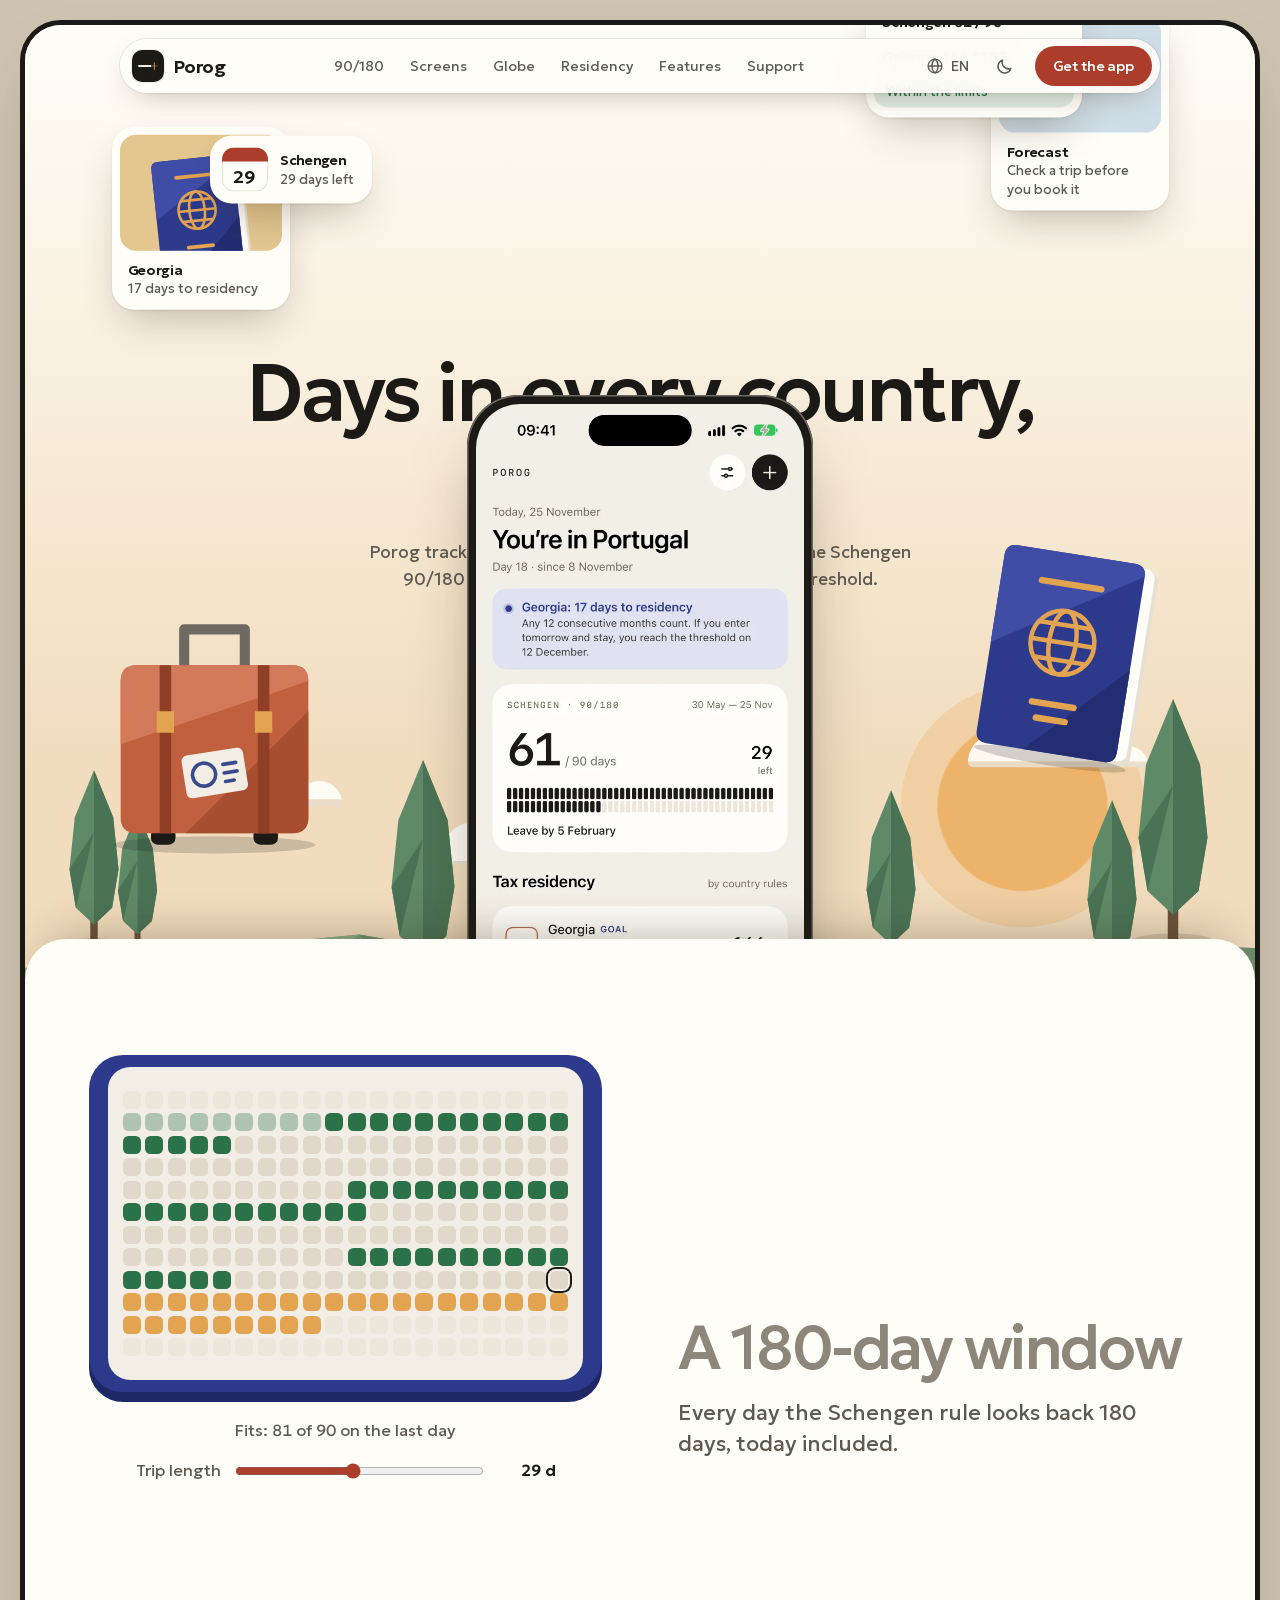
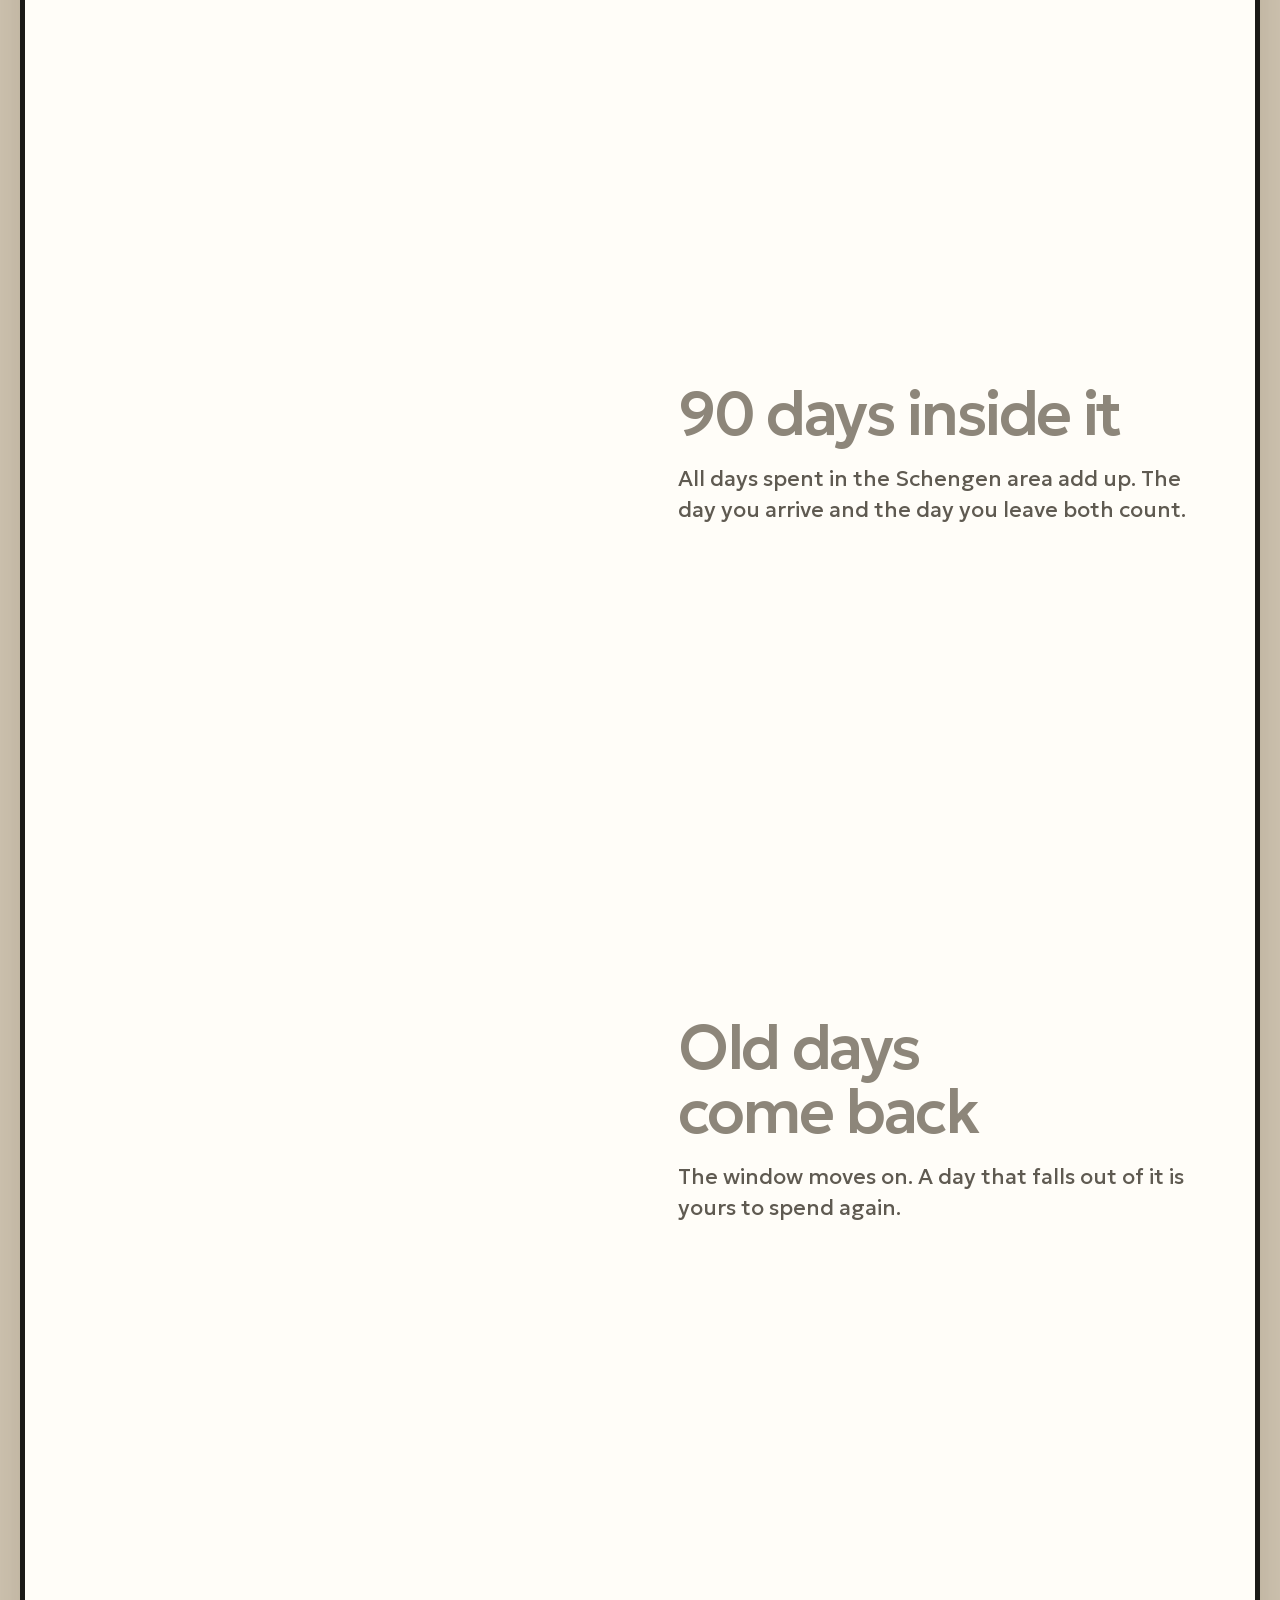
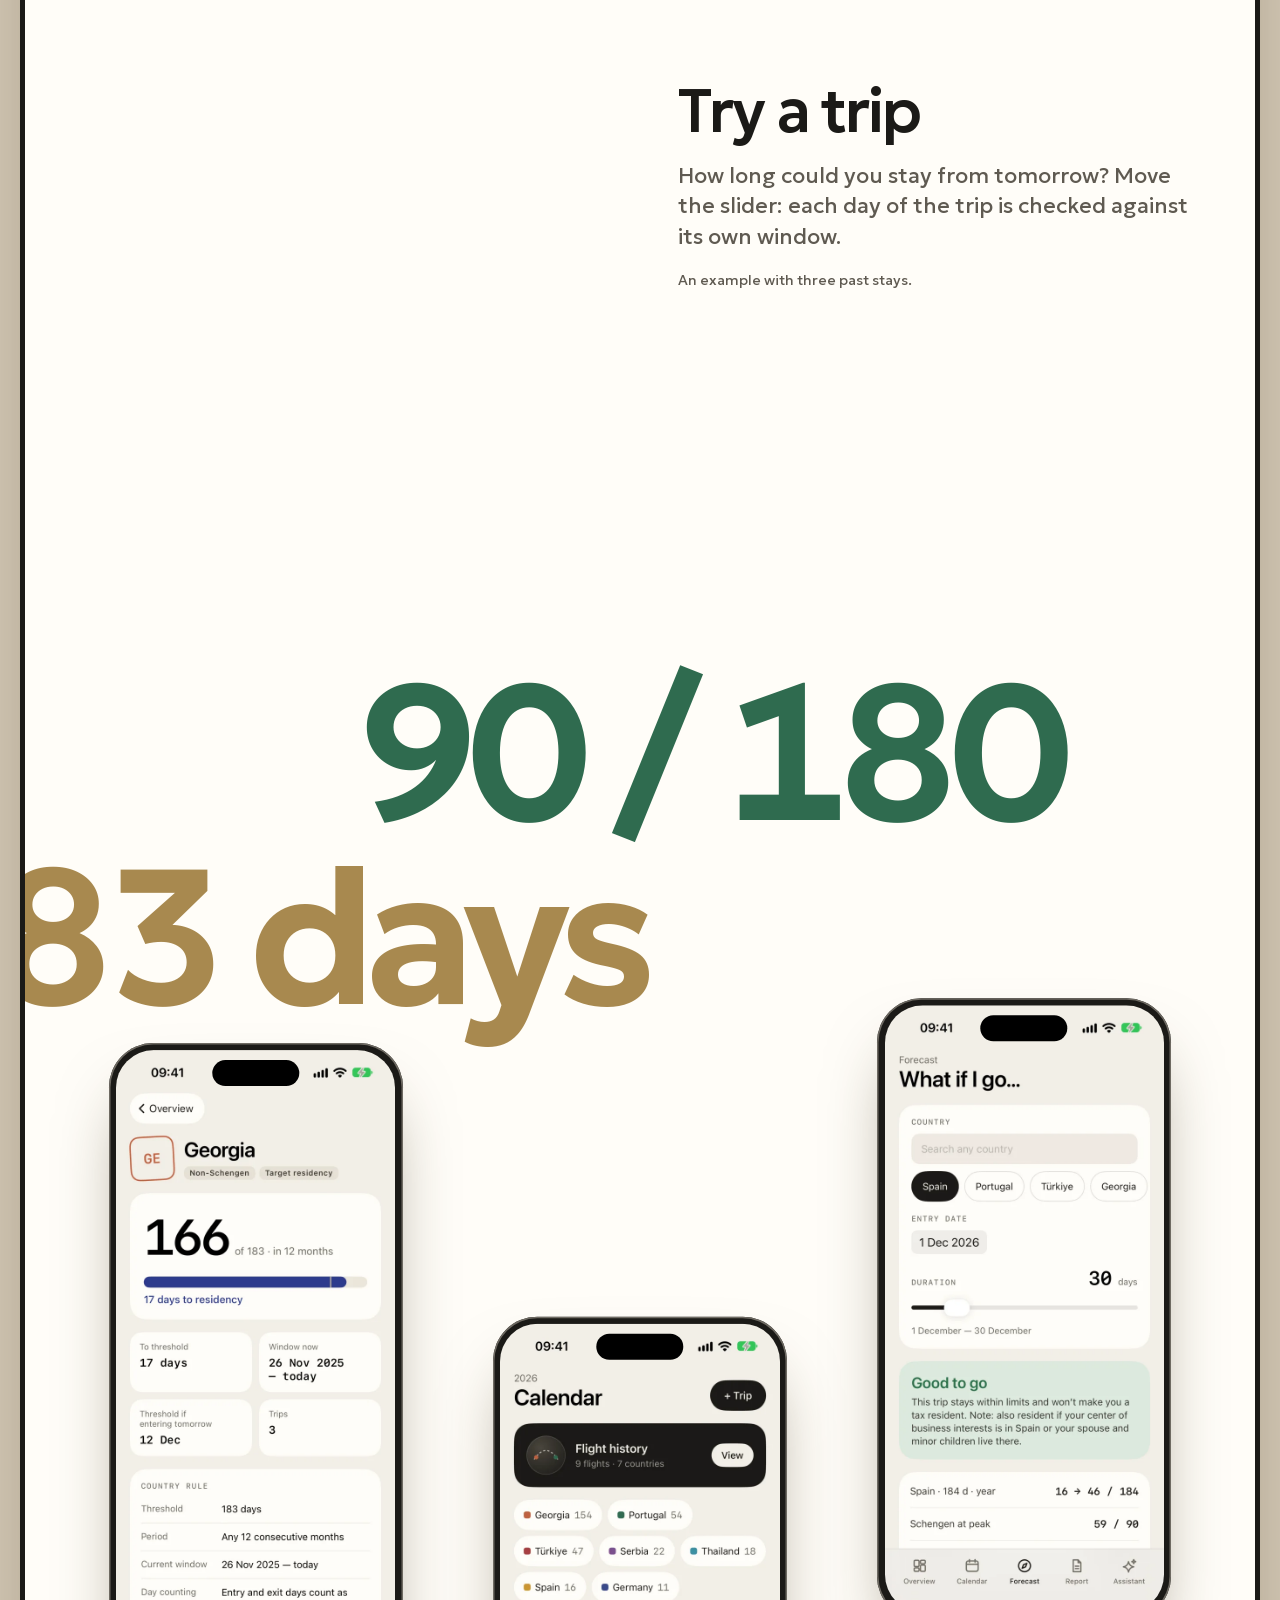
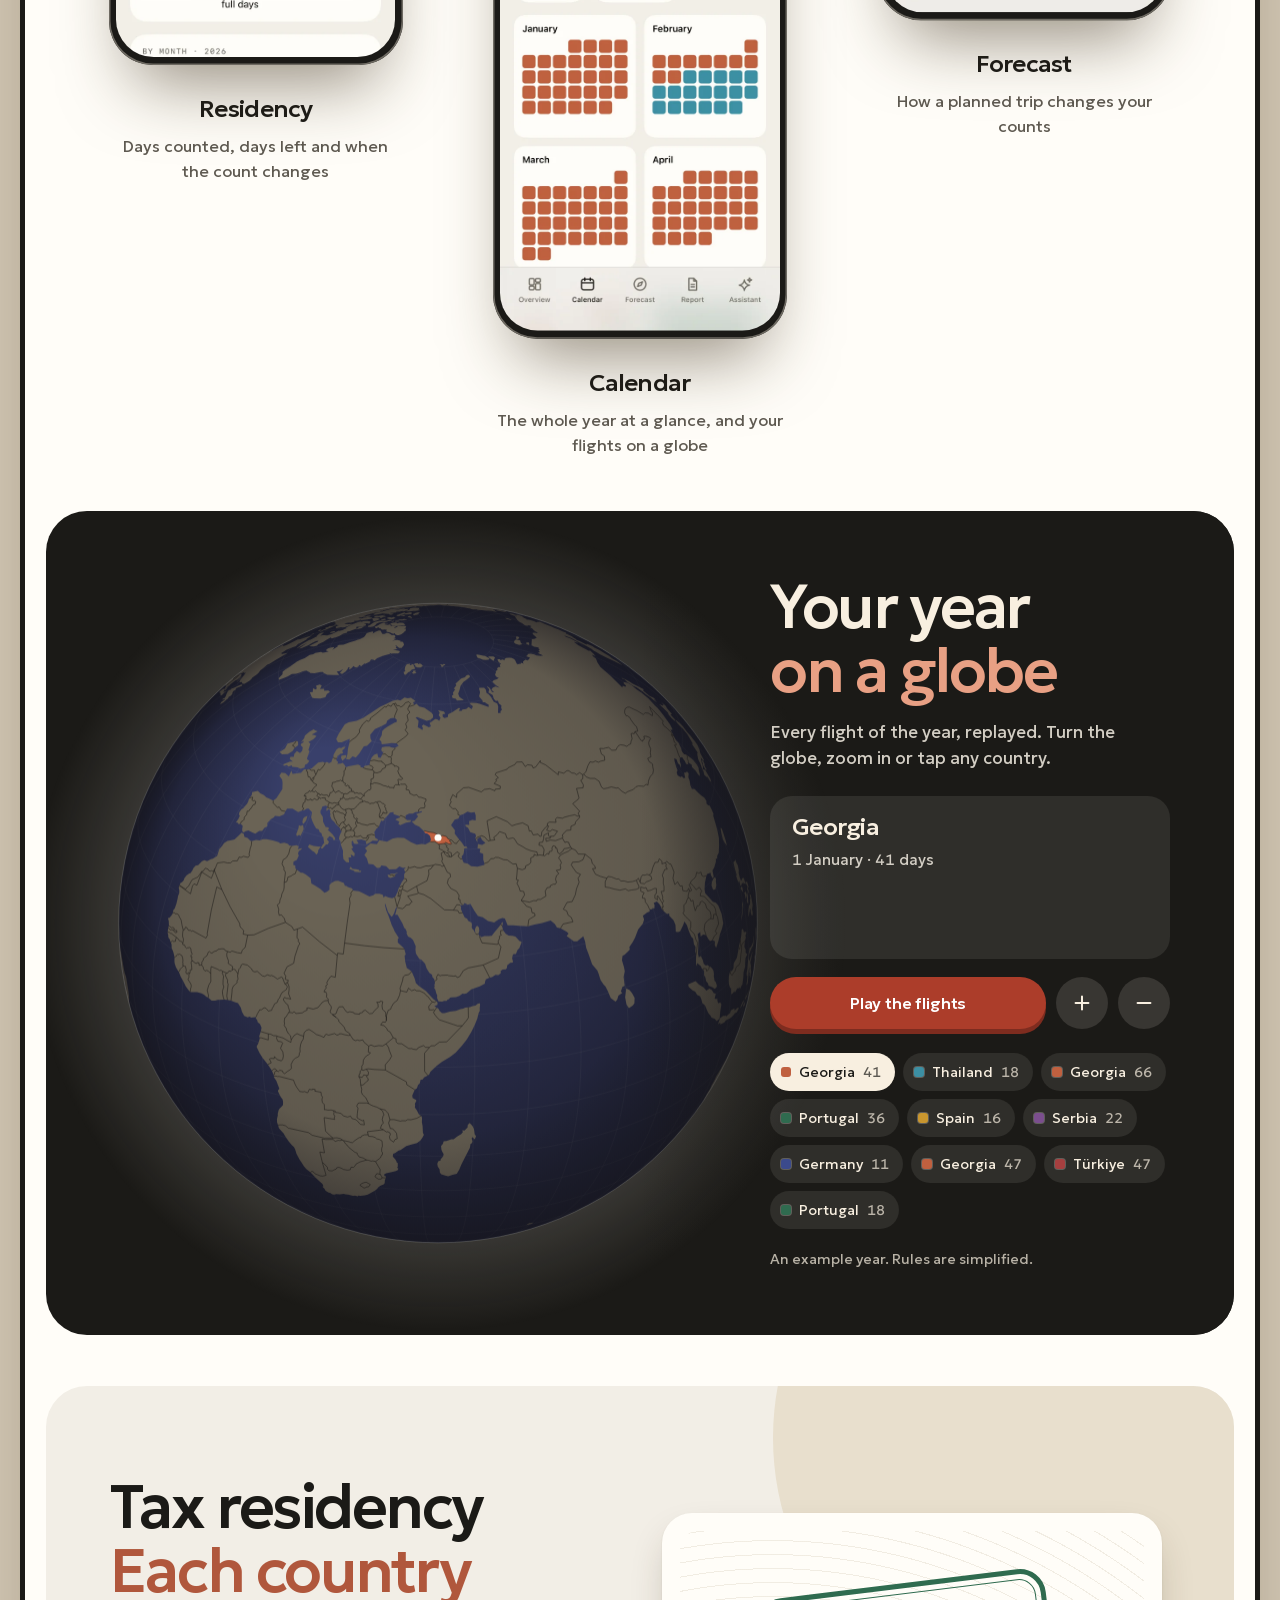
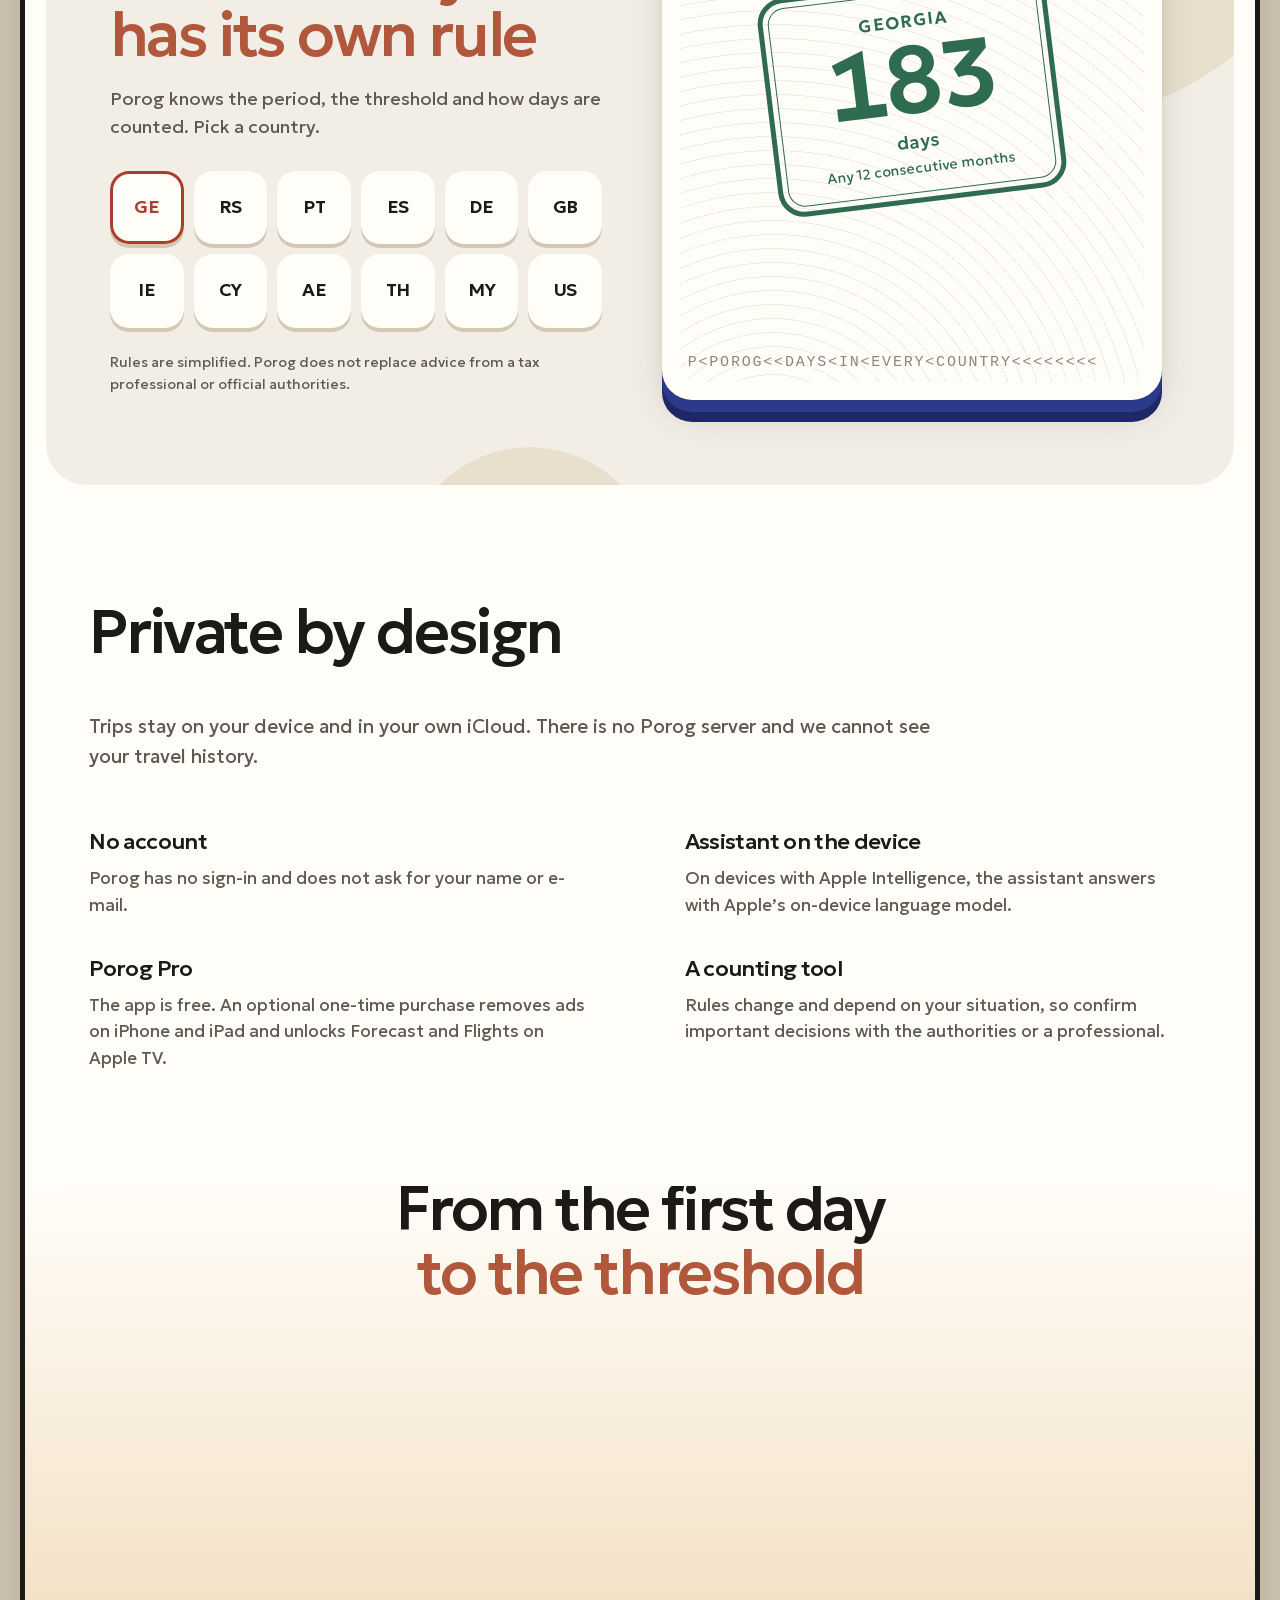
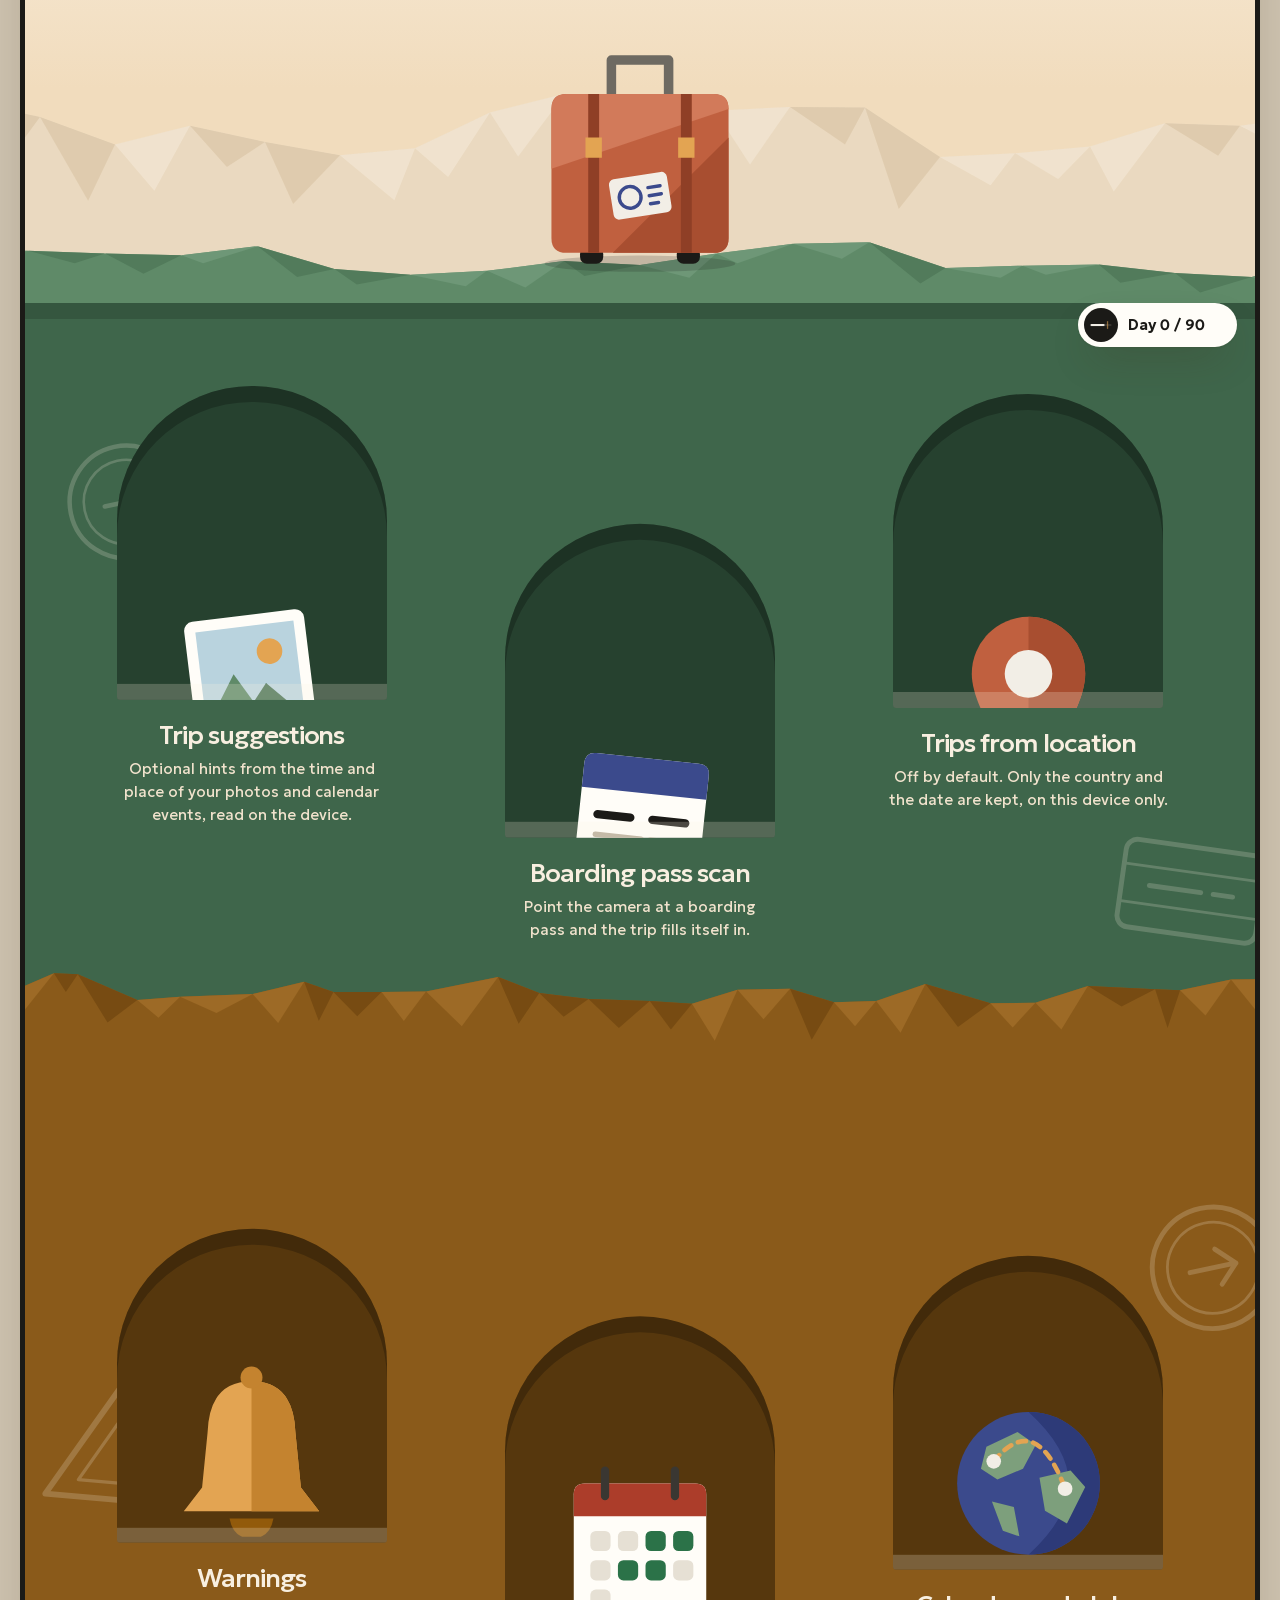
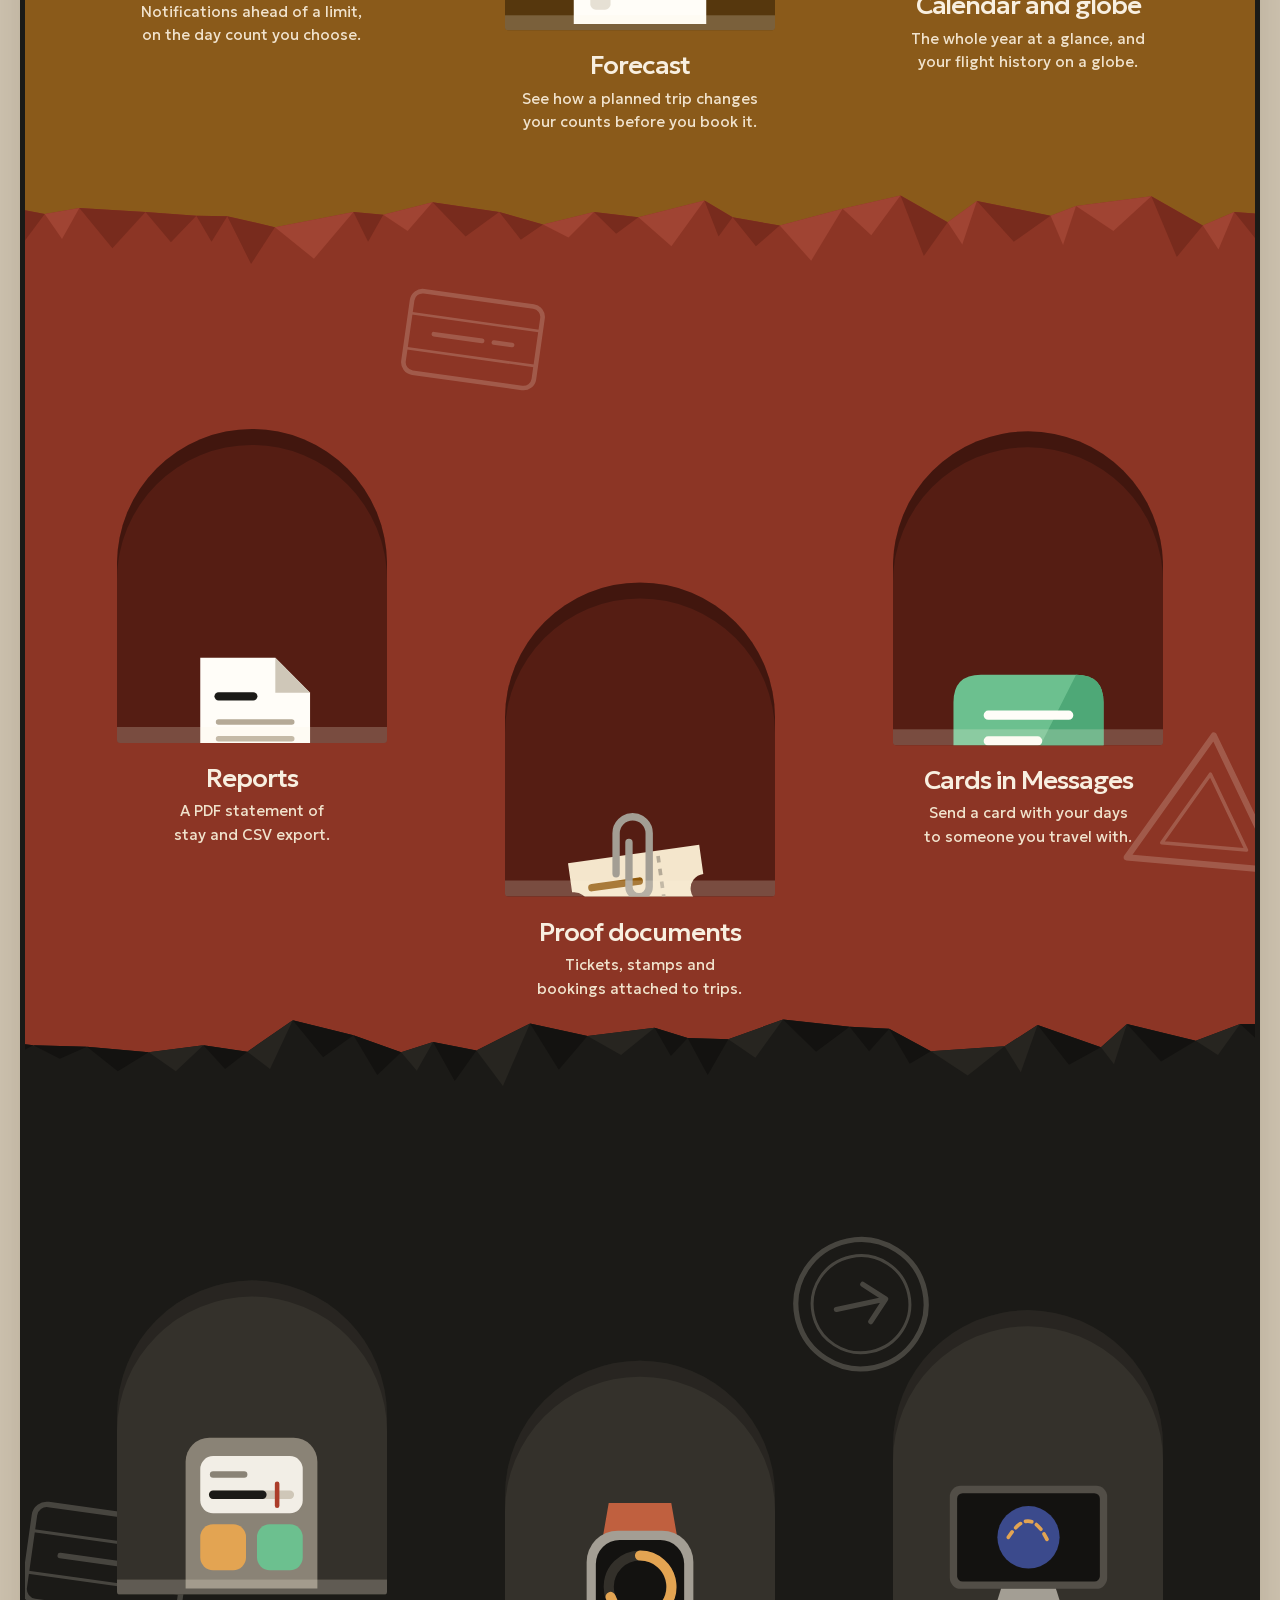
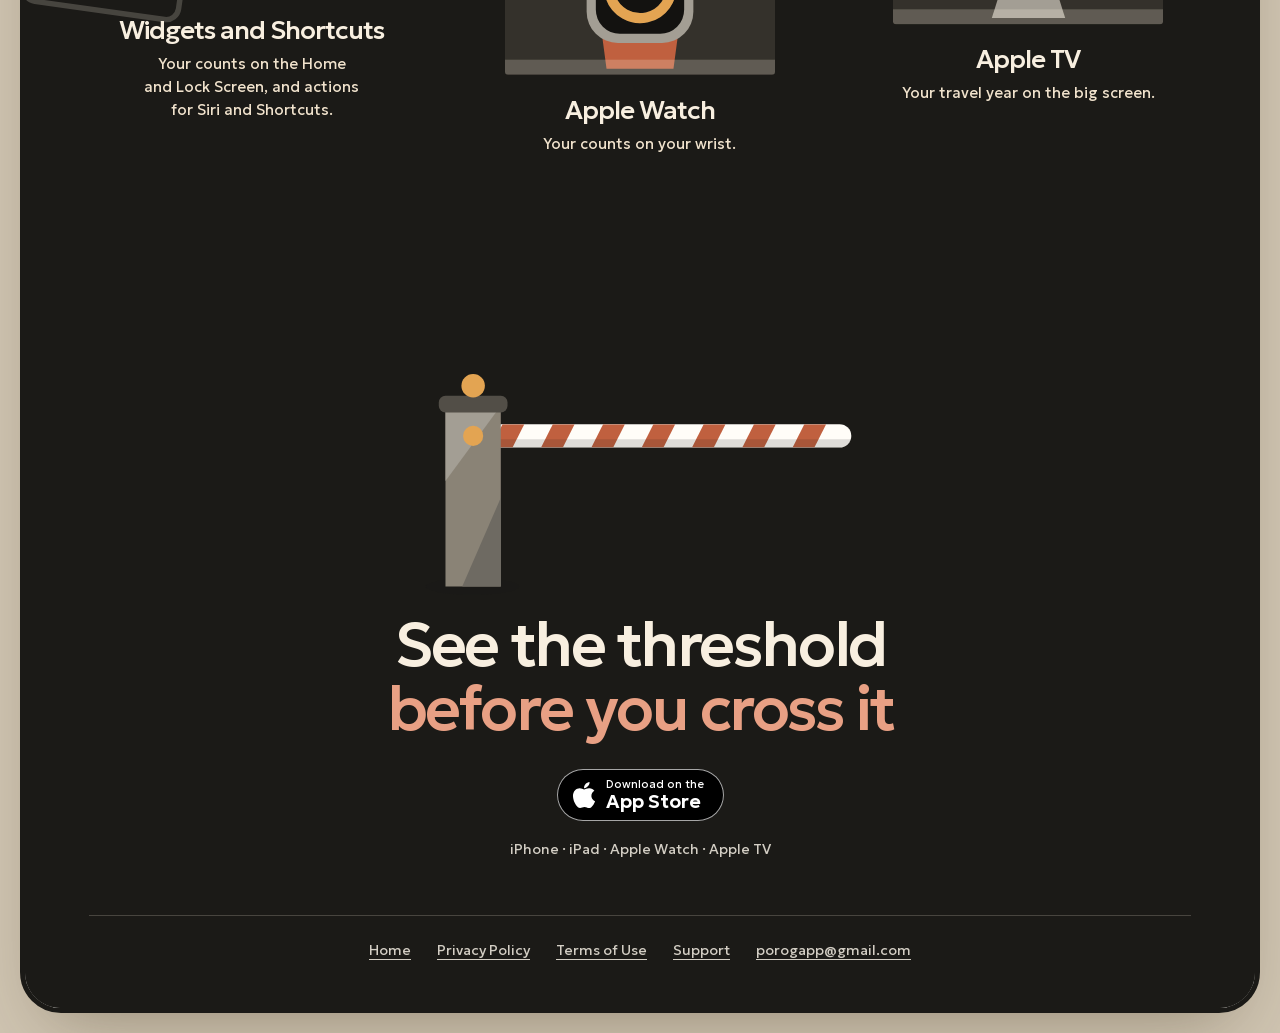
<file: index.html>
<!doctype html>
<html lang="en">
<head>
  <meta charset="utf-8">
  <meta name="viewport" content="width=device-width, initial-scale=1, viewport-fit=cover">
  <title>Porog — days in every country, counted</title>
  <meta name="description" content="Porog counts the days you spend in each country: Schengen 90/180, tax residency, forecasts and reports. Your trips stay on your device and in your iCloud.">
  <link rel="canonical" href="https://porogapp.github.io/">
  <link rel="alternate" hreflang="x-default" href="https://porogapp.github.io/">
  <link rel="alternate" hreflang="en" href="https://porogapp.github.io/">
  <link rel="alternate" hreflang="ru" href="https://porogapp.github.io/ru/">
  <meta property="og:type" content="website">
  <meta property="og:site_name" content="Porog">
  <meta property="og:title" content="Porog — days in every country, counted">
  <meta property="og:description" content="Porog counts the days you spend in each country: Schengen 90/180, tax residency, forecasts and reports. Your trips stay on your device and in your iCloud.">
  <meta property="og:url" content="https://porogapp.github.io/">
  <meta property="og:image" content="https://porogapp.github.io/og-image.png">
  <meta property="og:image:width" content="1200">
  <meta property="og:image:height" content="630">
  <meta property="og:locale" content="en_US">
  <meta name="twitter:card" content="summary_large_image">
  <meta name="apple-itunes-app" content="app-id=6835334173">
  <script>(()=>{const C=["en","ru"],h=location.hash;let l;try{l=localStorage.getItem('lang')}catch{}if(!C.includes(l))l=navigator.languages.map(t=>t.split('-')[0]).find(t=>C.includes(t));if(h==='#ru'||h!=='#en'&&l==='ru')location.replace('ru/'+(h==='#ru'?'':h))})()</script>
  <link rel="icon" href="favicon.svg" type="image/svg+xml">
  <link rel="icon" href="favicon-32.png" sizes="32x32" type="image/png">
  <link rel="apple-touch-icon" href="apple-touch-icon.png">
  <meta name="theme-color" content="#cfc4b1" media="(prefers-color-scheme: light)">
  <meta name="theme-color" content="#0d0c0a" media="(prefers-color-scheme: dark)">
  <script>(()=>{const q=matchMedia('(prefers-color-scheme: dark)'),set=()=>{let t;try{t=localStorage.getItem('theme')}catch{}document.documentElement.dataset.theme=t==='dark'||t==='light'?t:q.matches?'dark':'light'};q.addEventListener('change',set);set()})()</script>
  <link rel="preload" href="assets/fonts/geologica-latin.woff2" as="font" type="font/woff2" crossorigin>
  <link rel="stylesheet" href="assets/site.css?v=f76b8282">
  <script src="assets/site.js?v=f76b8282" defer></script>
</head>
<body>
<div class="frame" id="top">
  <header class="nav"><div class="nav-in">
    <a class="brand" href="./"><img src="apple-touch-icon.png" width="32" height="32" alt="">Porog</a>
    <nav aria-label="Porog"><ul>
      <li><a href="./#window">90/180</a></li><li><a href="./#screens">Screens</a></li><li><a href="./#globe">Globe</a></li><li><a href="./#residency">Residency</a></li><li><a href="./#features">Features</a></li><li><a href="./support.html">Support</a></li>
    </ul></nav>
    <div class="tools">
      <details class="lang"><summary aria-label="Language"><svg viewBox="0 0 24 24" fill="none" stroke="currentColor" stroke-width="1.8" aria-hidden="true"><circle cx="12" cy="12" r="9.2"/><path d="M2.8 12h18.4M12 2.8c3 2.6 4.2 5.7 4.2 9.2S15 18.6 12 21.2c-3-2.6-4.2-5.700-4.2-9.200S9 5.400 12 2.800z"/></svg>en</summary><div class="langs"><a href="./#en" hreflang="en" lang="en" aria-current="true">English</a><a href="ru/" hreflang="ru" lang="ru">Русский</a></div></details>
      <button class="theme" id="theme" type="button" aria-label="Light or dark appearance"><svg class="day" viewBox="0 0 24 24" fill="none" stroke="currentColor" stroke-width="1.9" stroke-linecap="round" aria-hidden="true"><circle cx="12" cy="12" r="4.4"/><path d="M12 2.5v2M12 19.5v2M2.5 12h2M19.5 12h2M5.3 5.3l1.4 1.4M17.3 17.3l1.4 1.4M5.3 18.7l1.4-1.4M17.3 6.700l1.400-1.400"/></svg><svg class="moon" viewBox="0 0 24 24" fill="none" stroke="currentColor" stroke-width="1.9" stroke-linejoin="round" aria-hidden="true"><path d="M20 14.5A8.300 8.300 0 0 1 9.500 4 8.300 8.300 0 1 0 20 14.500z"/></svg></button>
      <a class="btn small" href="https://apps.apple.com/us/app/porog-days-in-country-tracker/id6835334173">Get the app</a>
    </div>
  </div></header>
  <section class="hero" data-scene="top">
    <div class="layer sun" data-y=".42" data-m="-10"></div>
    <img width="320" height="120" class="layer cloud" data-y=".5" data-x=".05" data-m="-14" src="assets/cloud.svg" alt="" style="width:clamp(120px,17vw,250px);left:4%;top:21%">
    <img width="320" height="120" class="layer cloud" data-y=".38" data-x="-.07" data-m="-22" src="assets/cloud.svg" alt="" style="width:clamp(110px,14vw,200px);right:3%;top:31%">
    <img width="320" height="120" class="layer cloud" data-y=".3" data-x=".09" data-m="-30" src="assets/cloud.svg" alt="" style="width:clamp(80px,9vw,130px);left:25%;top:52%">
    <img width="260" height="150" class="layer plane" data-y=".3" data-x=".5" data-m="-40" src="assets/plane.svg" alt="">
    <img width="2400" height="700" class="layer hills far" fetchpriority="high" data-y=".34" data-m="-12" src="assets/hills-far.svg" alt="">
    <img width="2400" height="700" class="layer hills mid" fetchpriority="high" data-y=".24" data-m="-20" src="assets/hills-mid.svg" alt="">
    <img width="120" height="340" class="layer tree" data-y=".2" data-m="-24" src="assets/cypress.svg" alt="" style="width:clamp(44px,5vw,74px);left:3%;bottom:230px">
    <img width="120" height="340" class="layer tree" data-y=".19" data-m="-26" src="assets/cypress.svg" alt="" style="width:clamp(36px,4vw,60px);left:7%;bottom:215px">
    <img width="120" height="340" class="layer tree" data-y=".16" data-m="-30" src="assets/cypress.svg" alt="" style="width:clamp(60px,6.4vw,96px);left:29%;bottom:150px">
    <img width="120" height="340" class="layer tree" data-y=".19" data-m="-27" src="assets/cypress.svg" alt="" style="width:clamp(46px,5vw,76px);right:27%;bottom:200px">
    <img width="120" height="340" class="layer tree" data-y=".15" data-m="-34" src="assets/cypress.svg" alt="" style="width:clamp(64px,7vw,108px);right:3%;bottom:180px">
    <img width="120" height="340" class="layer tree" data-y=".17" data-m="-30" src="assets/cypress.svg" alt="" style="width:clamp(44px,5vw,78px);right:9%;bottom:170px">

    <div class="hero-text wrap" data-y=".2">
      <h1>Days in every country, <span>counted</span></h1>
      <p>Porog tracks each country’s tax residency rules and the Schengen 90/180 limit, and warns you before you cross a threshold.</p>
      <div class="cta"><a class="btn" href="#window">How it works</a><a class="store" href="https://apps.apple.com/us/app/porog-days-in-country-tracker/id6835334173" aria-label="Download Porog on the App Store"><svg viewBox="0 0 384 512" width="24" height="30" aria-hidden="true"><path fill="currentColor" d="M318.7 268.7c-.2-36.7 16.4-64.4 50-84.8-18.8-26.9-47.2-41.7-84.7-44.6-35.5-2.8-74.3 20.7-88.5 20.7-15 0-49.4-19.7-76.4-19.7C63.3 141.2 4 184.8 4 273.5q0 39.3 14.4 81.2c12.8 36.7 59 126.7 107.2 125.2 25.2-.6 43-17.9 75.8-17.9 31.8 0 48.3 17.9 76.4 17.9 48.6-.7 90.4-82.5 102.6-119.3-65.2-30.7-61.7-90-61.7-91.9zm-56.6-164.2c27.3-32.4 24.8-61.9 24-72.5-24.1 1.4-52 16.4-67.9 34.9-17.5 19.8-27.8 44.3-25.6 71.9 26.1 2 49.9-11.4 69.5-34.3z"/></svg><span><small>Download on the</small>App Store</span></a>
</div>
    </div>

    <div class="stage"><div data-y="-.12" data-m="-8"><div class="phone"><img fetchpriority="high" src="assets/en/screen-overview.webp" width="640" height="1391" alt="Porog on iPhone: 61 of 90 Schengen days used, 166 of 183 days towards residency in Georgia"></div></div></div>

    <div class="card c-photo" data-y="-.28" data-m="26"><div class="pic"><img width="280" height="360" src="assets/passport.svg" alt=""></div><div><strong>Georgia</strong><small>17 days to residency</small></div></div>
    <div class="card c-day" data-y="-.5" data-m="40"><div class="cal"><b></b>29</div><div><strong>Schengen</strong><small>29 days left</small></div></div>
    <div class="card c-trip" data-y="-.36" data-m="32"><div class="pic"><img width="260" height="150" src="assets/plane.svg" alt=""></div><div><strong>Forecast</strong><small>Check a trip before you book it</small></div></div>
    <div class="card c-status" data-y="-.6" data-m="48"><span><b>Schengen 61 / 90</b></span><span>Georgia 166 / 183</span><span class="ok">Within the limits</span></div>

    <img width="2400" height="700" class="layer hills near" fetchpriority="high" data-y=".04" data-m="-34" src="assets/hills-near.svg" alt="">
    <img width="320" height="330" class="layer prop left" data-y="-.1" data-m="16" src="assets/suitcase.svg" alt="">
    <img width="280" height="360" class="layer prop right" data-y="-.2" data-m="24" src="assets/passport.svg" alt="">
  </section>

  <main class="sheet">
    <section class="steps wrap" id="window">
      <div class="pin"><div class="plateau">
        <div class="board" id="board" role="img" aria-labelledby="say"></div>
        <div class="say"><p id="say" aria-live="polite">The last 180 days, up to today</p>
          <label class="trip" id="trip" hidden>Trip length <input id="length" type="range" min="1" max="60" value="29"> <output id="length-text"></output></label></div>
      </div></div>
      <div>
        <div class="step" data-step="0"><h2>A 180-day window</h2><p>Every day the Schengen rule looks back 180 days, today included.</p></div>
        <div class="step" data-step="1"><h2>90 days inside it</h2><p>All days spent in the Schengen area add up. The day you arrive and the day you leave both count.</p></div>
        <div class="step" data-step="2"><h2>Old days come back</h2><p>The window moves on. A day that falls out of it is yours to spend again.</p></div>
        <div class="step" data-step="3"><h2>Try a trip</h2><p>How long could you stay from tomorrow? Move the slider: each day of the trip is checked against its own window.</p><small>An example with three past stays.</small></div>
      </div>
    </section>

    <section class="numbers" id="screens">
      <div class="run a" data-x="-.34" aria-hidden="true">90 / 180</div>
      <div class="run b" data-x=".3" aria-hidden="true">183 days</div>
      <div class="wrap trio">
        <figure data-y=".05"><div class="phone"><img src="assets/en/screen-country.webp" width="640" height="1391" loading="lazy" alt="Porog: residency in Georgia"></div><figcaption><b>Residency</b>Days counted, days left and when the count changes</figcaption></figure>
        <figure data-y="-.1"><div class="phone"><img src="assets/en/screen-calendar.webp" width="640" height="1391" loading="lazy" alt="Porog: the year in the calendar"></div><figcaption><b>Calendar</b>The whole year at a glance, and your flights on a globe</figcaption></figure>
        <figure data-y=".12"><div class="phone"><img src="assets/en/screen-forecast.webp" width="640" height="1391" loading="lazy" alt="Porog: forecast of a planned trip"></div><figcaption><b>Forecast</b>How a planned trip changes your counts</figcaption></figure>
      </div>
    </section>

    <section class="globe" id="globe">
      <div class="stage-of" id="globe-stage"><canvas id="globe-canvas" tabindex="0" role="application" aria-label="Globe with the flights of an example year. Arrow keys turn it, plus and minus zoom, space plays."></canvas></div>
      <div class="globe-in wrap">
        <h2>Your year <span>on a globe</span></h2>
        <p>Every flight of the year, replayed. Turn the globe, zoom in or tap any country.</p>
        <div class="now" id="globe-now" aria-live="off"><strong></strong><ul></ul></div>
        <div class="keys" id="globe-keys" hidden>
          <button class="btn" id="globe-play" type="button">Play the flights</button>
          <button class="round" id="globe-in" type="button" aria-label="Zoom in"><svg viewBox="0 0 24 24" fill="none" stroke="currentColor" stroke-width="2.2" stroke-linecap="round" aria-hidden="true"><path d="M12 5v14M5 12h14"/></svg></button>
          <button class="round" id="globe-out" type="button" aria-label="Zoom out"><svg viewBox="0 0 24 24" fill="none" stroke="currentColor" stroke-width="2.2" stroke-linecap="round" aria-hidden="true"><path d="M5 12h14"/></svg></button>
        </div>
        <ol class="stops" id="globe-stops"><li><button type="button" data-code="GE"><i></i>Georgia <b>41</b></button></li><li><button type="button" data-code="TH"><i></i>Thailand <b>18</b></button></li><li><button type="button" data-code="GE"><i></i>Georgia <b>66</b></button></li><li><button type="button" data-code="PT"><i></i>Portugal <b>36</b></button></li><li><button type="button" data-code="ES"><i></i>Spain <b>16</b></button></li><li><button type="button" data-code="RS"><i></i>Serbia <b>22</b></button></li><li><button type="button" data-code="DE"><i></i>Germany <b>11</b></button></li><li><button type="button" data-code="GE"><i></i>Georgia <b>47</b></button></li><li><button type="button" data-code="TR"><i></i>Türkiye <b>47</b></button></li><li><button type="button" data-code="PT"><i></i>Portugal <b>18</b></button></li></ol>
        <small>An example year. Rules are simplified.</small>
      </div>
    </section>

    <section class="ward" id="residency">
      <div class="blob" data-y=".16" style="width:44vw;aspect-ratio:1;right:-8vw;top:-12vw"></div>
      <div class="blob" data-y="-.1" style="width:20vw;aspect-ratio:1;left:30%;bottom:-9vw"></div>
      <div class="ward-in wrap">
        <div><h2>Tax residency <span>Each country has its own rule</span></h2><p>Porog knows the period, the threshold and how days are counted. Pick a country.</p><div class="codes"><button class="code-of" type="button" aria-pressed="true" aria-label="Georgia">GE</button><button class="code-of" type="button" aria-pressed="false" aria-label="Serbia">RS</button><button class="code-of" type="button" aria-pressed="false" aria-label="Portugal">PT</button><button class="code-of" type="button" aria-pressed="false" aria-label="Spain">ES</button><button class="code-of" type="button" aria-pressed="false" aria-label="Germany">DE</button><button class="code-of" type="button" aria-pressed="false" aria-label="United Kingdom">GB</button><button class="code-of" type="button" aria-pressed="false" aria-label="Ireland">IE</button><button class="code-of" type="button" aria-pressed="false" aria-label="Cyprus">CY</button><button class="code-of" type="button" aria-pressed="false" aria-label="UAE">AE</button><button class="code-of" type="button" aria-pressed="false" aria-label="Thailand">TH</button><button class="code-of" type="button" aria-pressed="false" aria-label="Malaysia">MY</button><button class="code-of" type="button" aria-pressed="false" aria-label="United States">US</button></div><small>Rules are simplified. Porog does not replace advice from a tax professional or official authorities.</small></div>
        <div class="page-of" data-y="-.03" aria-live="polite"><div class="stamp" id="stamp"><b>Georgia</b><strong>183</strong><span>days</span><i>Any 12 consecutive months</i></div><p id="note"></p><span class="mrz" aria-hidden="true">P&lt;POROG&lt;&lt;DAYS&lt;IN&lt;EVERY&lt;COUNTRY&lt;&lt;&lt;&lt;&lt;&lt;&lt;&lt;</span></div>
      </div>
    </section>

    <section class="wrap more">
      <h2>Private by design</h2>
      <p class="about">Trips stay on your device and in your own iCloud. There is no Porog server and we cannot see your travel history.</p>
      <dl><dt>No account</dt><dd>Porog has no sign-in and does not ask for your name or e-mail.</dd></dl><dl><dt>Assistant on the device</dt><dd>On devices with Apple Intelligence, the assistant answers with Apple’s on-device language model.</dd></dl><dl><dt>Porog Pro</dt><dd>The app is free. An optional one-time purchase removes ads on iPhone and iPad and unlocks Forecast and Flights on Apple TV.</dd></dl><dl><dt>A counting tool</dt><dd>Rules change and depend on your situation, so confirm important decisions with the authorities or a professional.</dd></dl>
    </section>
  </main>

  <section class="gate" id="features">
    <img width="2400" height="700" loading="lazy" class="layer hills ghills" data-y=".2" src="assets/hills-far.svg" alt="">
    <h2 class="wrap" data-y=".12">From the first day <span>to the threshold</span></h2>
    <img width="2400" height="260" loading="lazy" class="layer turf" data-y=".02" src="assets/turf.svg" alt="">
    <img width="320" height="330" loading="lazy" class="layer keeper" data-y="-.06" src="assets/suitcase.svg" alt="">
  </section>

  <section class="dig" id="dig">
    <div class="rail" aria-hidden="true"><div><img src="apple-touch-icon.png" width="34" height="34" alt=""><span id="depth"></span></div></div>
    <div class="band ok"><img width="200" height="200" class="thing" loading="lazy" data-y="-0.22" src="assets/stamp-round.svg" alt="" style="left:3%;top:8%;width:clamp(65px,10.0vw,130px)"><img width="240" height="170" class="thing" loading="lazy" data-y="-0.3" src="assets/stamp-square.svg" alt="" style="left:88%;top:46%;width:clamp(85px,13.1vw,170px)"><div class="doors wrap"><article data-y=".03"><div class="door"><img width="200" height="200" class="riser" src="assets/thing-photo.svg" alt="" loading="lazy"></div><h3>Trip suggestions</h3><p>Optional hints from the time and place of your photos and calendar events, read on the device.</p></article><article data-y="-.05"><div class="door"><img width="200" height="200" class="riser" src="assets/thing-pass.svg" alt="" loading="lazy"></div><h3>Boarding pass scan</h3><p>Point the camera at a boarding pass and the trip fills itself in.</p></article><article data-y=".06"><div class="door"><img width="200" height="200" class="riser" src="assets/thing-pin.svg" alt="" loading="lazy"></div><h3>Trips from location</h3><p>Off by default. Only the country and the date are kept, on this device only.</p></article></div></div>
<div class="band warn"><img width="2400" height="160" class="edge" loading="lazy" src="assets/strata-warn.svg" alt=""><img width="200" height="180" class="thing" loading="lazy" data-y="-0.18" src="assets/stamp-tri.svg" alt="" style="left:1%;top:40%;width:clamp(85px,13.1vw,170px)"><img width="200" height="200" class="thing" loading="lazy" data-y="0.16" src="assets/stamp-round.svg" alt="" style="left:91%;top:12%;width:clamp(70px,10.8vw,140px)"><div class="doors wrap"><article data-y=".03"><div class="door"><img width="200" height="200" class="riser" src="assets/thing-bell.svg" alt="" loading="lazy"></div><h3>Warnings</h3><p>Notifications ahead of a limit, on the day count you choose.</p></article><article data-y="-.05"><div class="door"><img width="200" height="200" class="riser" src="assets/thing-forecast.svg" alt="" loading="lazy"></div><h3>Forecast</h3><p>See how a planned trip changes your counts before you book it.</p></article><article data-y=".06"><div class="door"><img width="200" height="200" class="riser" src="assets/thing-globe.svg" alt="" loading="lazy"></div><h3>Calendar and globe</h3><p>The whole year at a glance, and your flight history on a globe.</p></article></div></div>
<div class="band bad"><img width="2400" height="160" class="edge" loading="lazy" src="assets/strata-bad.svg" alt=""><img width="240" height="170" class="thing" loading="lazy" data-y="0.18" src="assets/stamp-square.svg" alt="" style="left:30%;top:12%;width:clamp(80px,12.3vw,160px)"><img width="200" height="180" class="thing" loading="lazy" data-y="-0.24" src="assets/stamp-tri.svg" alt="" style="left:89%;top:34%;width:clamp(90px,13.8vw,180px)"><div class="doors wrap"><article data-y=".03"><div class="door"><img width="200" height="200" class="riser" src="assets/thing-report.svg" alt="" loading="lazy"></div><h3>Reports</h3><p>A PDF statement of stay and CSV export.</p></article><article data-y="-.05"><div class="door"><img width="200" height="200" class="riser" src="assets/thing-proof.svg" alt="" loading="lazy"></div><h3>Proof documents</h3><p>Tickets, stamps and bookings attached to trips.</p></article><article data-y=".06"><div class="door"><img width="200" height="200" class="riser" src="assets/thing-message.svg" alt="" loading="lazy"></div><h3>Cards in Messages</h3><p>Send a card with your days to someone you travel with.</p></article></div></div>
<div class="band night"><img width="2400" height="160" class="edge" loading="lazy" src="assets/strata-night.svg" alt=""><img width="200" height="200" class="thing" loading="lazy" data-y="0.16" src="assets/stamp-round.svg" alt="" style="left:62%;top:8%;width:clamp(75px,11.5vw,150px)"><img width="240" height="170" class="thing" loading="lazy" data-y="-0.2" src="assets/stamp-square.svg" alt="" style="left:-1%;top:52%;width:clamp(95px,14.6vw,190px)"><div class="doors wrap"><article data-y=".03"><div class="door"><img width="200" height="200" class="riser" src="assets/thing-widget.svg" alt="" loading="lazy"></div><h3>Widgets and Shortcuts</h3><p>Your counts on the Home and Lock Screen, and actions for Siri and Shortcuts.</p></article><article data-y="-.05"><div class="door"><img width="200" height="200" class="riser" src="assets/thing-watch.svg" alt="" loading="lazy"></div><h3>Apple Watch</h3><p>Your counts on your wrist.</p></article><article data-y=".06"><div class="door"><img width="200" height="200" class="riser" src="assets/thing-tv.svg" alt="" loading="lazy"></div><h3>Apple TV</h3><p>Your travel year on the big screen.</p></article></div></div>
    <div class="band night floor-band"><div class="floor wrap">
      <img width="520" height="300" class="bar" data-y="-.05" src="assets/barrier.svg" loading="lazy" alt="">
      <h2>See the threshold <span>before you cross it</span></h2>
      <a class="store" href="https://apps.apple.com/us/app/porog-days-in-country-tracker/id6835334173" aria-label="Download Porog on the App Store"><svg viewBox="0 0 384 512" width="24" height="30" aria-hidden="true"><path fill="currentColor" d="M318.7 268.7c-.2-36.7 16.4-64.4 50-84.8-18.8-26.9-47.2-41.7-84.7-44.6-35.5-2.8-74.3 20.7-88.5 20.7-15 0-49.4-19.7-76.4-19.7C63.3 141.2 4 184.8 4 273.5q0 39.3 14.4 81.2c12.8 36.7 59 126.7 107.2 125.2 25.2-.6 43-17.9 75.8-17.9 31.8 0 48.3 17.9 76.4 17.9 48.6-.7 90.4-82.5 102.6-119.3-65.2-30.7-61.7-90-61.7-91.9zm-56.6-164.2c27.3-32.4 24.8-61.9 24-72.5-24.1 1.4-52 16.4-67.9 34.9-17.5 19.8-27.8 44.3-25.6 71.9 26.1 2 49.9-11.4 69.5-34.3z"/></svg><span><small>Download on the</small>App Store</span></a>

      <p class="pill">iPhone · iPad · Apple Watch · Apple TV</p>
      <footer><a href="./">Home</a><a href="./privacy.html">Privacy Policy</a><a href="https://www.apple.com/legal/internet-services/itunes/dev/stdeula/">Terms of Use</a><a href="./support.html">Support</a><a href="mailto:porogapp@gmail.com">porogapp@gmail.com</a></footer>

    </div></div>
  </section>

</div>
<script type="application/json" id="texts">{"say0":"The last 180 days, up to today","say1":"61 of 90 days used, 29 left","say2":"45 days later: 36 of 90 counted, 54 left","tripDays":"{0} d","tripFits":"Fits: {0} of 90 on the last day","tripOver":"Day {0} is over the limit: {1} of 90","day":"Day {0} / 90","countries":[["GE","Georgia",183,"Any 12 consecutive months",""],["RS","Serbia",183,"Any 12 consecutive months",""],["PT","Portugal",184,"Any 12 consecutive months","Also resident from day one if your “habitual residence” is in Portugal."],["ES","Spain",184,"Calendar year","Also resident if your center of business interests is in Spain or your spouse and minor children live there."],["DE","Germany",183,"Any 12 consecutive months","With a home (Wohnsitz) you are resident from day one, regardless of days."],["GB","United Kingdom",183,"Tax year: 6 April – 5 April","Statutory Residence Test: with UK ties (family, home, work) 16–120 days may be enough."],["IE","Ireland",183,"Calendar year","Or 280 days over two calendar years in a row."],["CY","Cyprus",184,"Calendar year","60 days may be enough under extra conditions."],["AE","UAE",183,"Any 12 consecutive months","90 days are enough with a UAE residence visa and a permanent home or job there."],["TH","Thailand",180,"Calendar year",""],["MY","Malaysia",182,"Calendar year",""],["US","United States",183,"Days this year + ⅓ of last year + ⅙ of the year before","US citizens and green card holders are always tax residents."]],"stops":[["GE","Georgia","1 January",41],["TH","Thailand","11 February",18],["GE","Georgia","1 March",66],["PT","Portugal","10 May",36],["ES","Spain","15 June",16],["RS","Serbia","1 July",22],["DE","Germany","26 July",11],["GE","Georgia","6 August",47],["TR","Türkiye","22 September",47],["PT","Portugal","8 November",18]],"globePlay":"Play the flights","globePause":"Pause","stayLine":"{0} · {1} days","kmLine":"{0} km","sumTitle":"9 flights · 7 countries","sumLine":"{0} km in the example year","yearDays":"{0} days in the example year","noDays":"No days in the example year","zoneLine":"Schengen: one 90/180 count shared by {0} countries","ruleLine":"Tax residency from {0} days. {1}"}</script>
<script src="assets/globe.js?v=f76b8282" data-world="assets/world.json?v=f76b8282" defer></script>
</body>
</html>
</file>
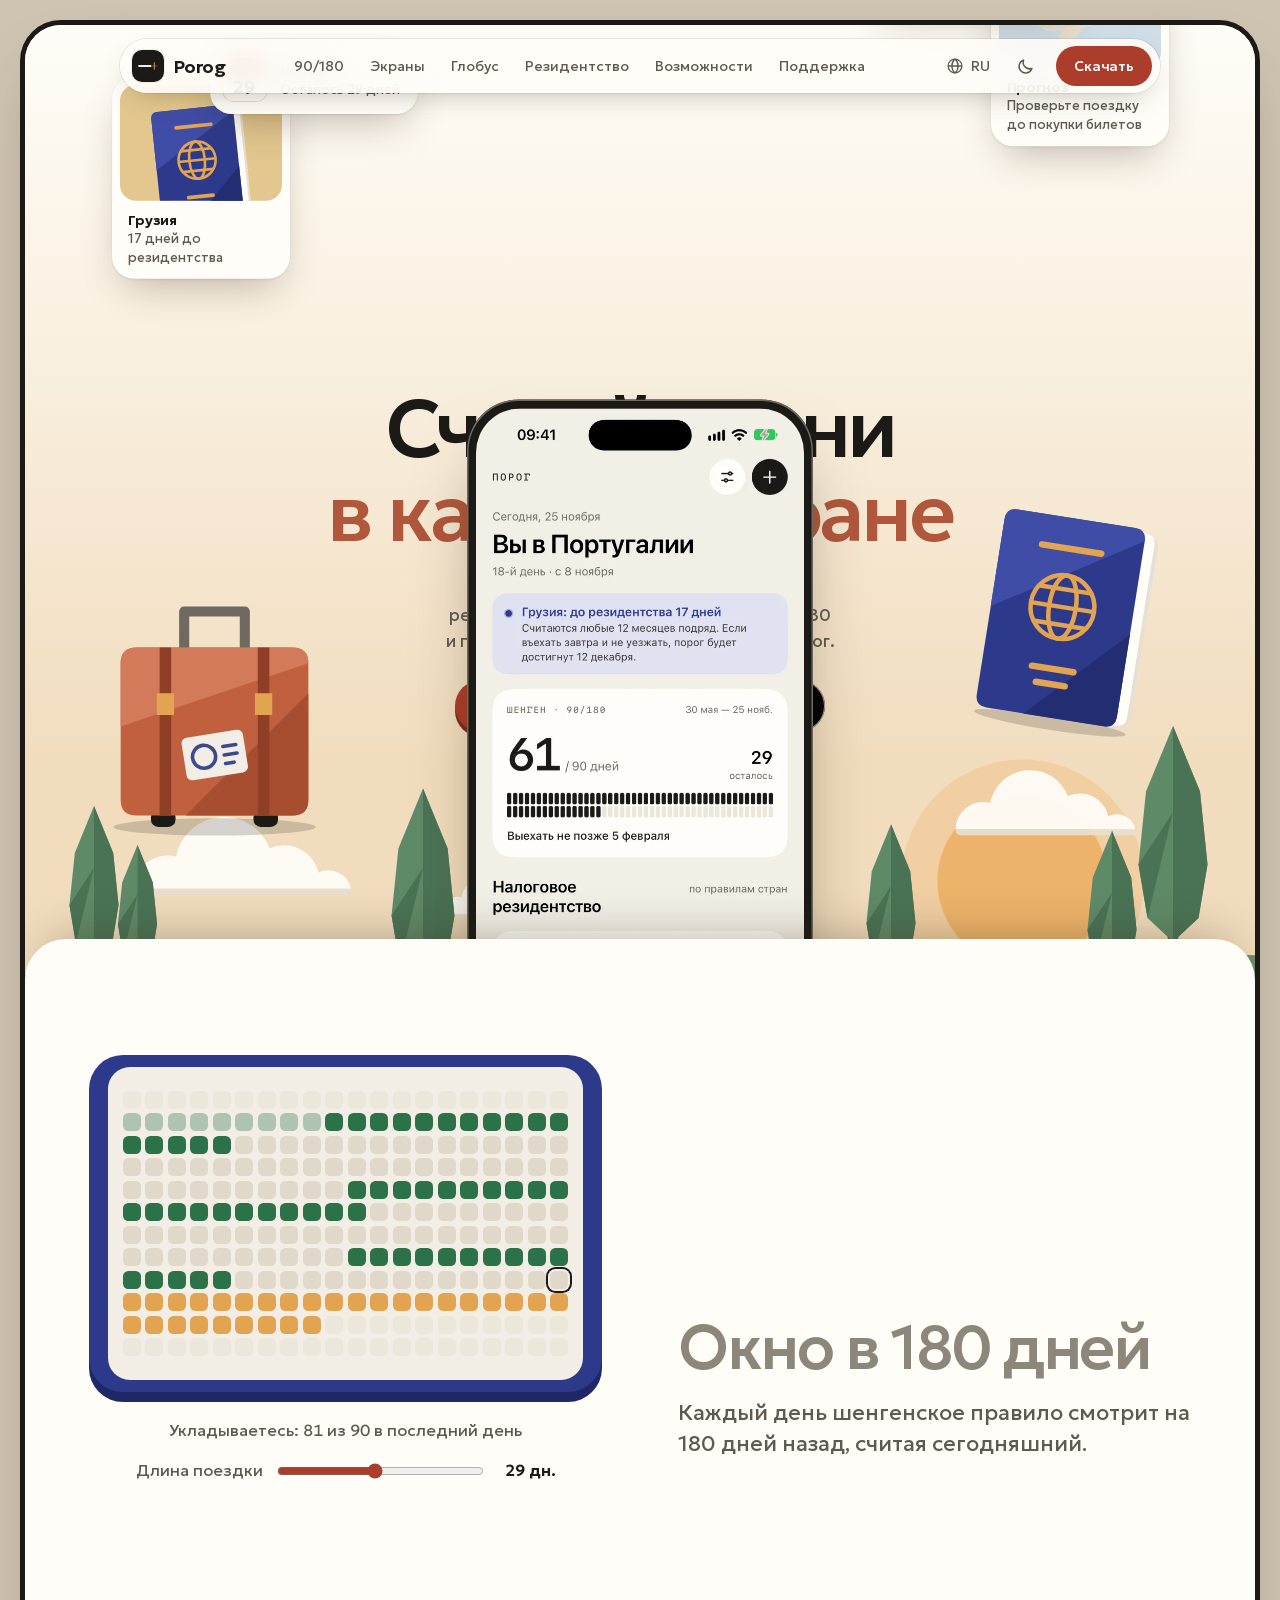
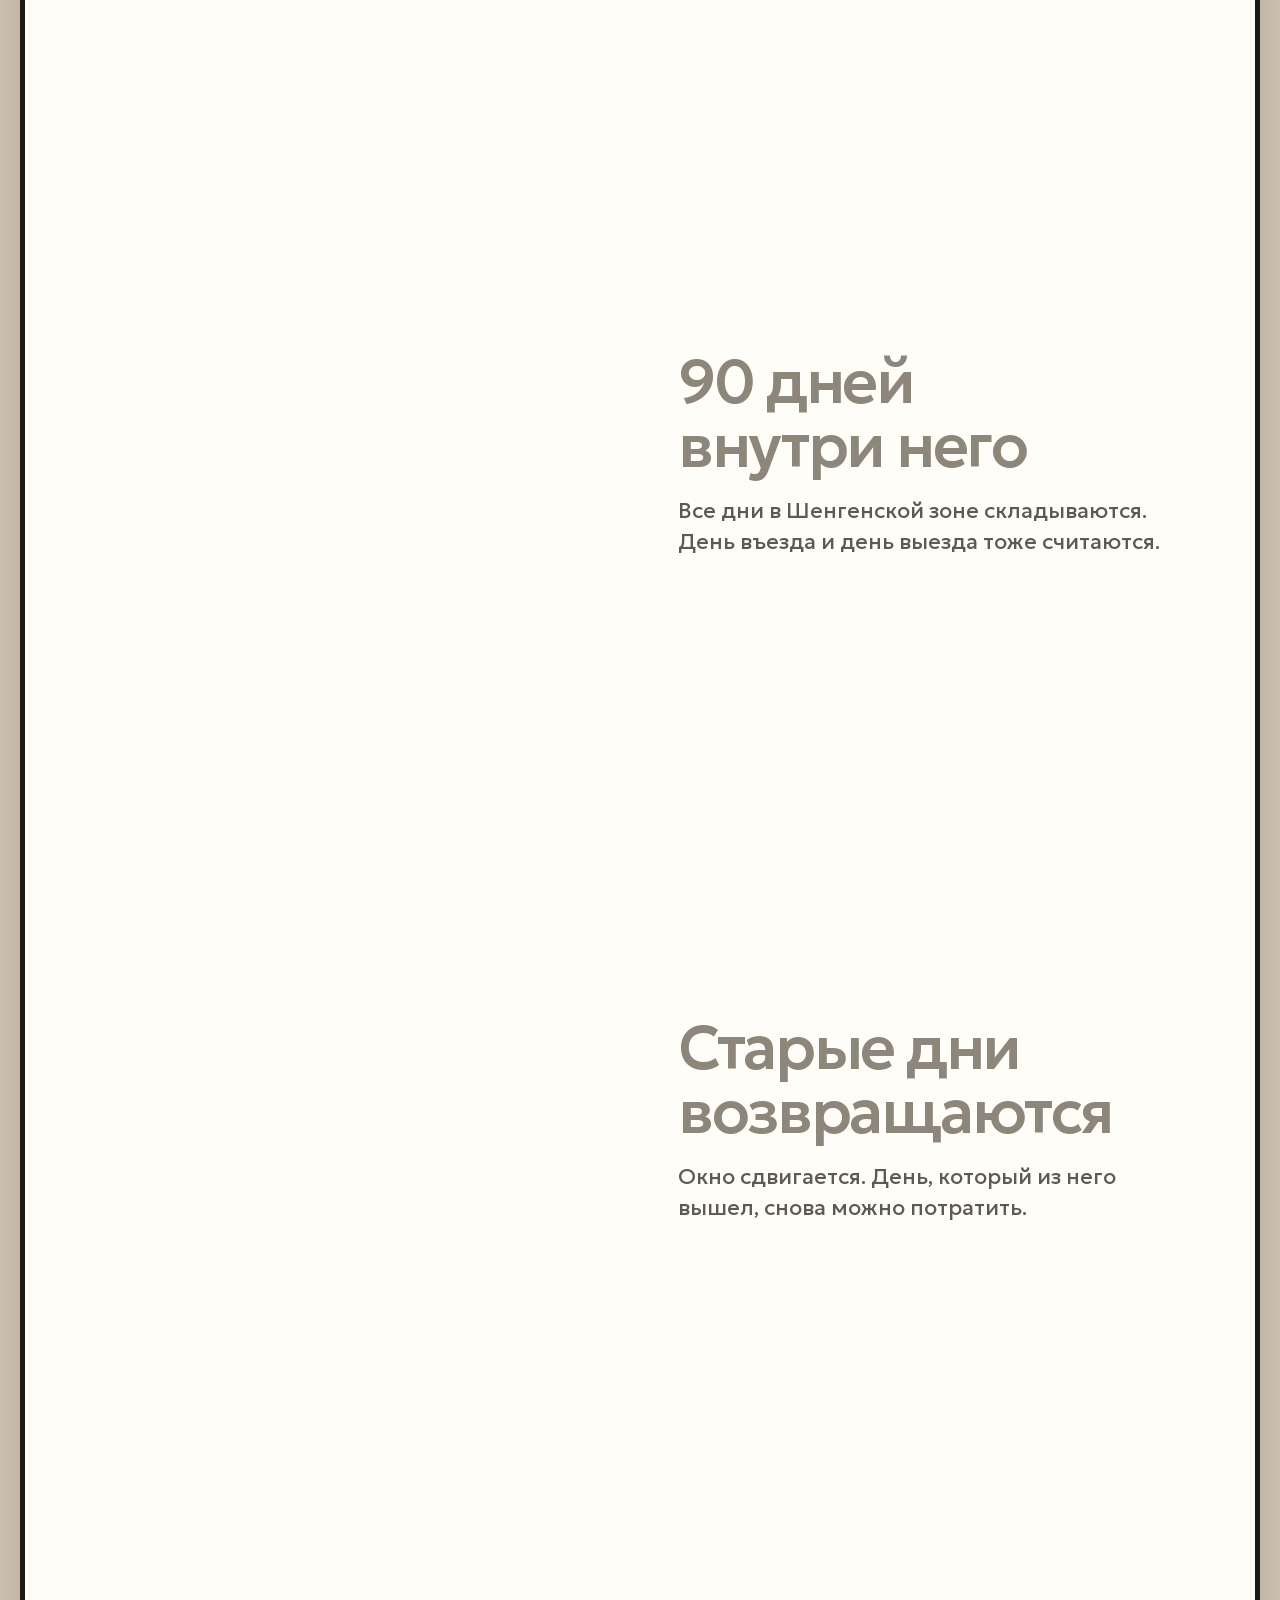
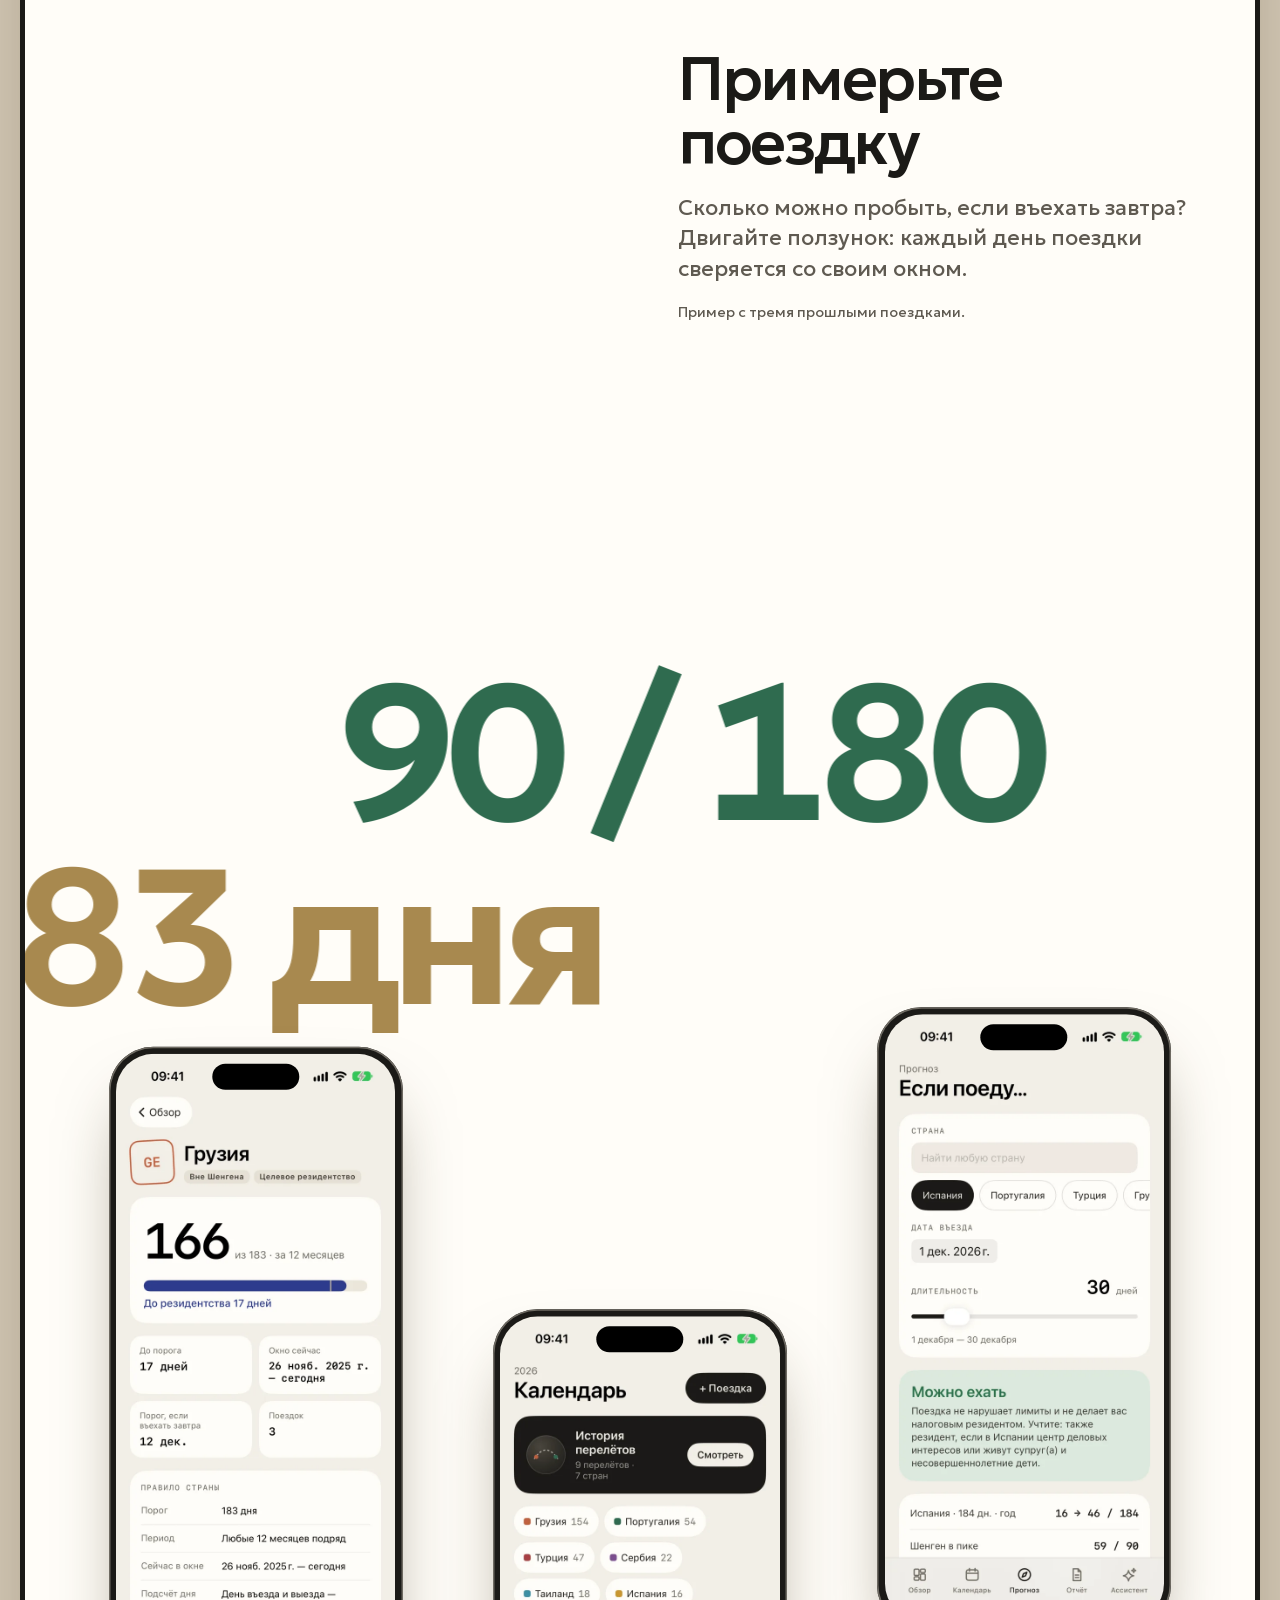
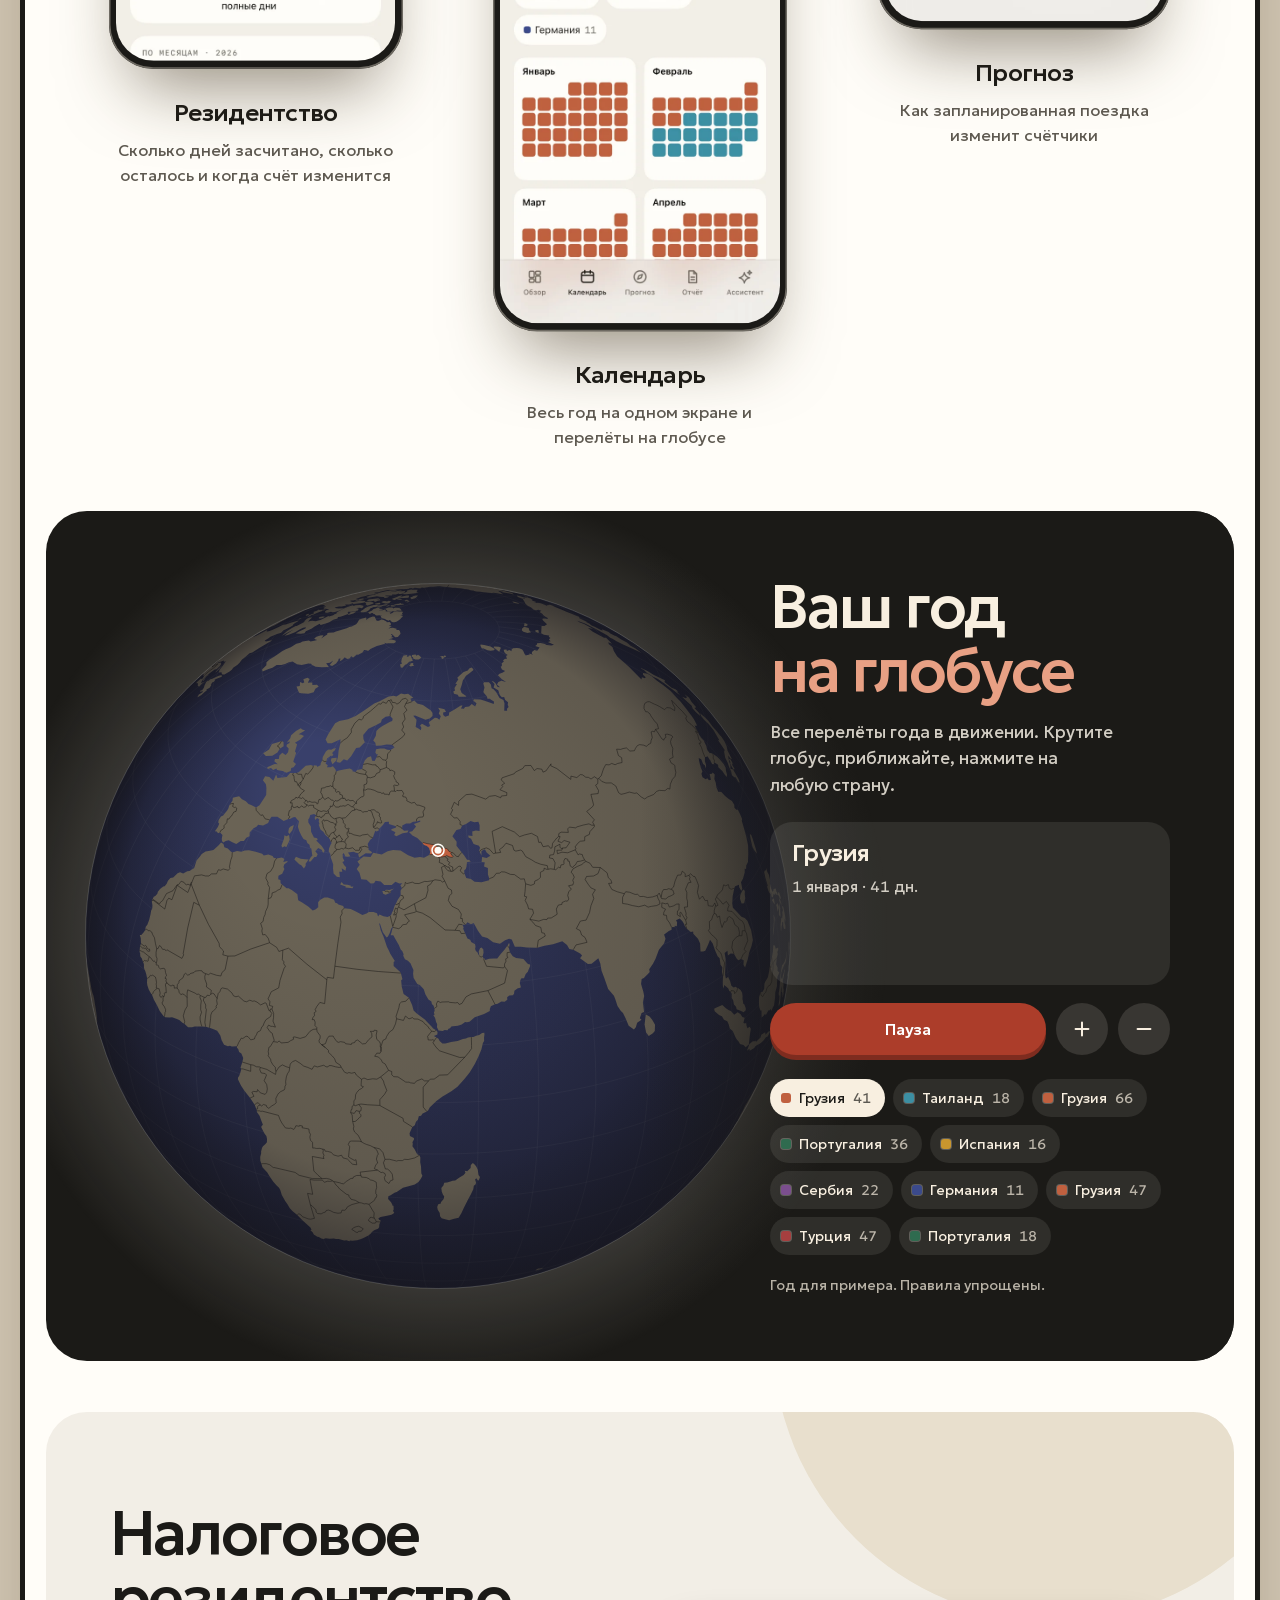
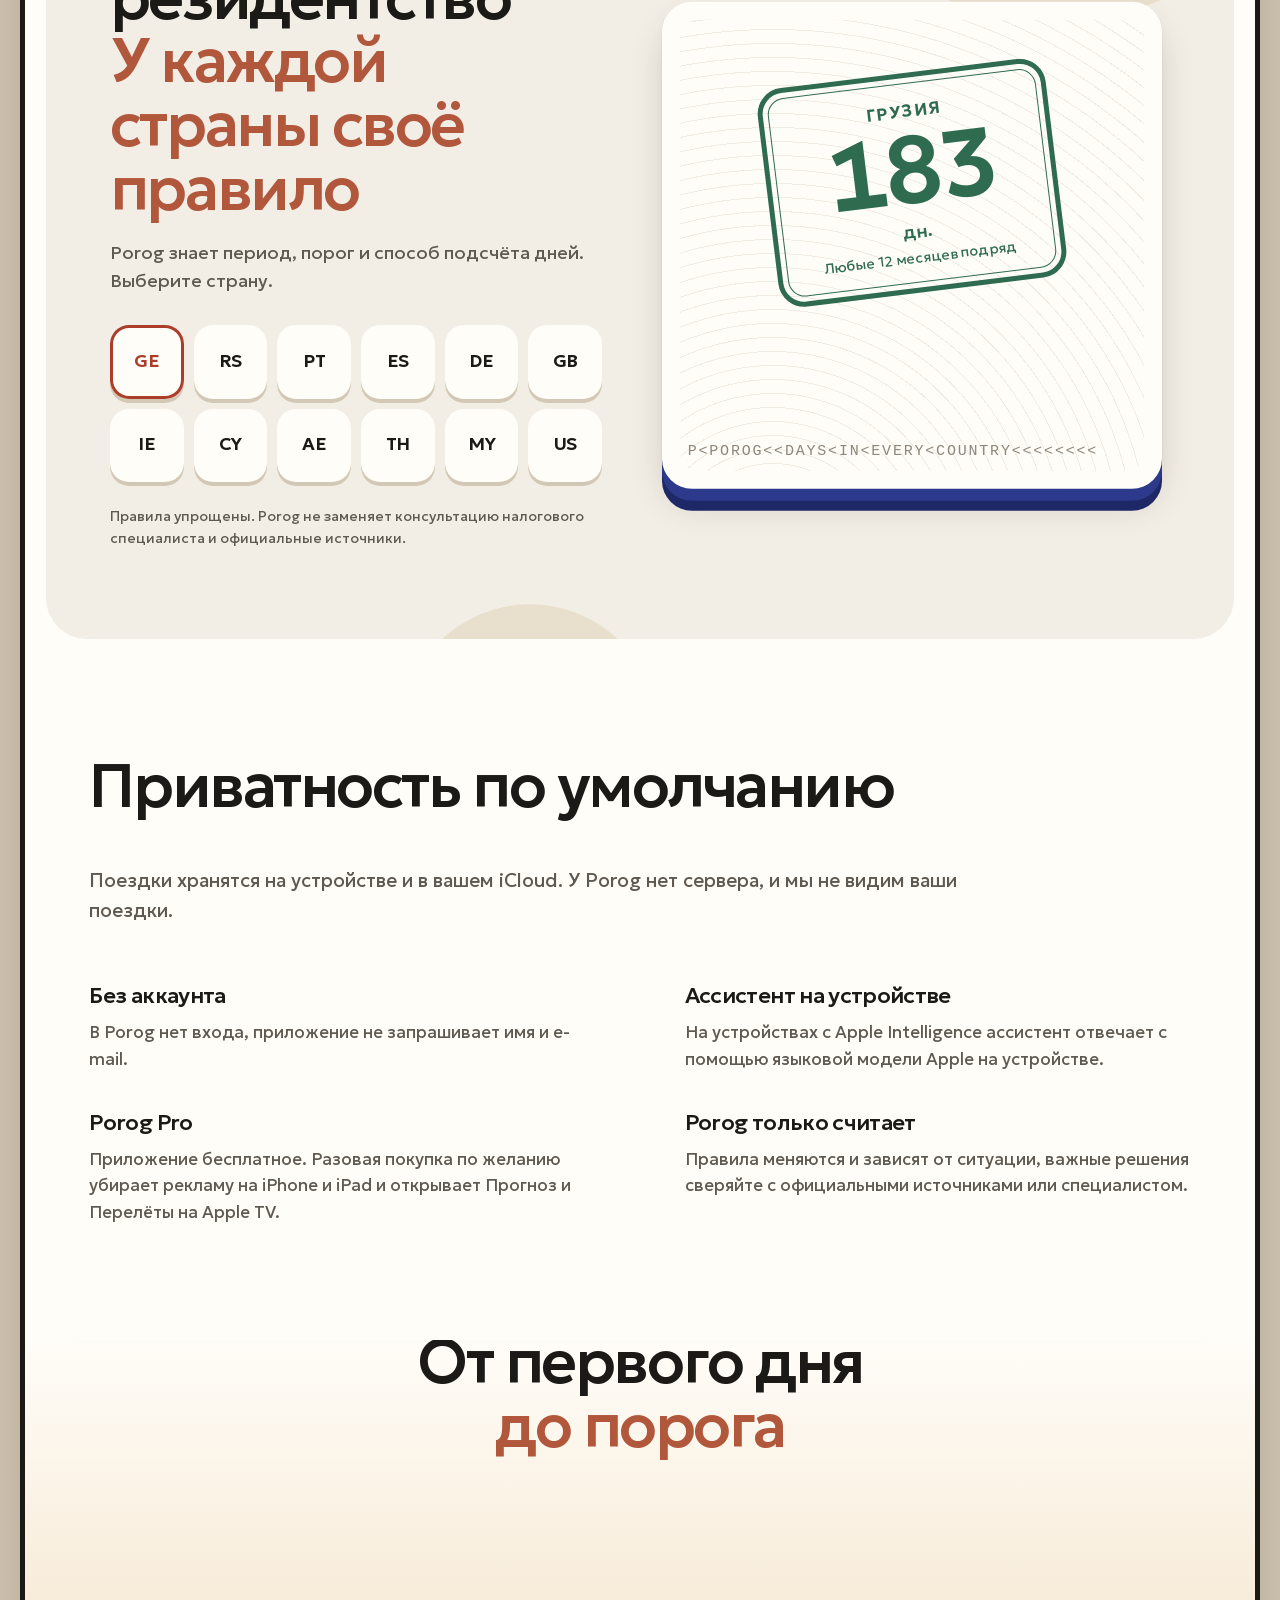
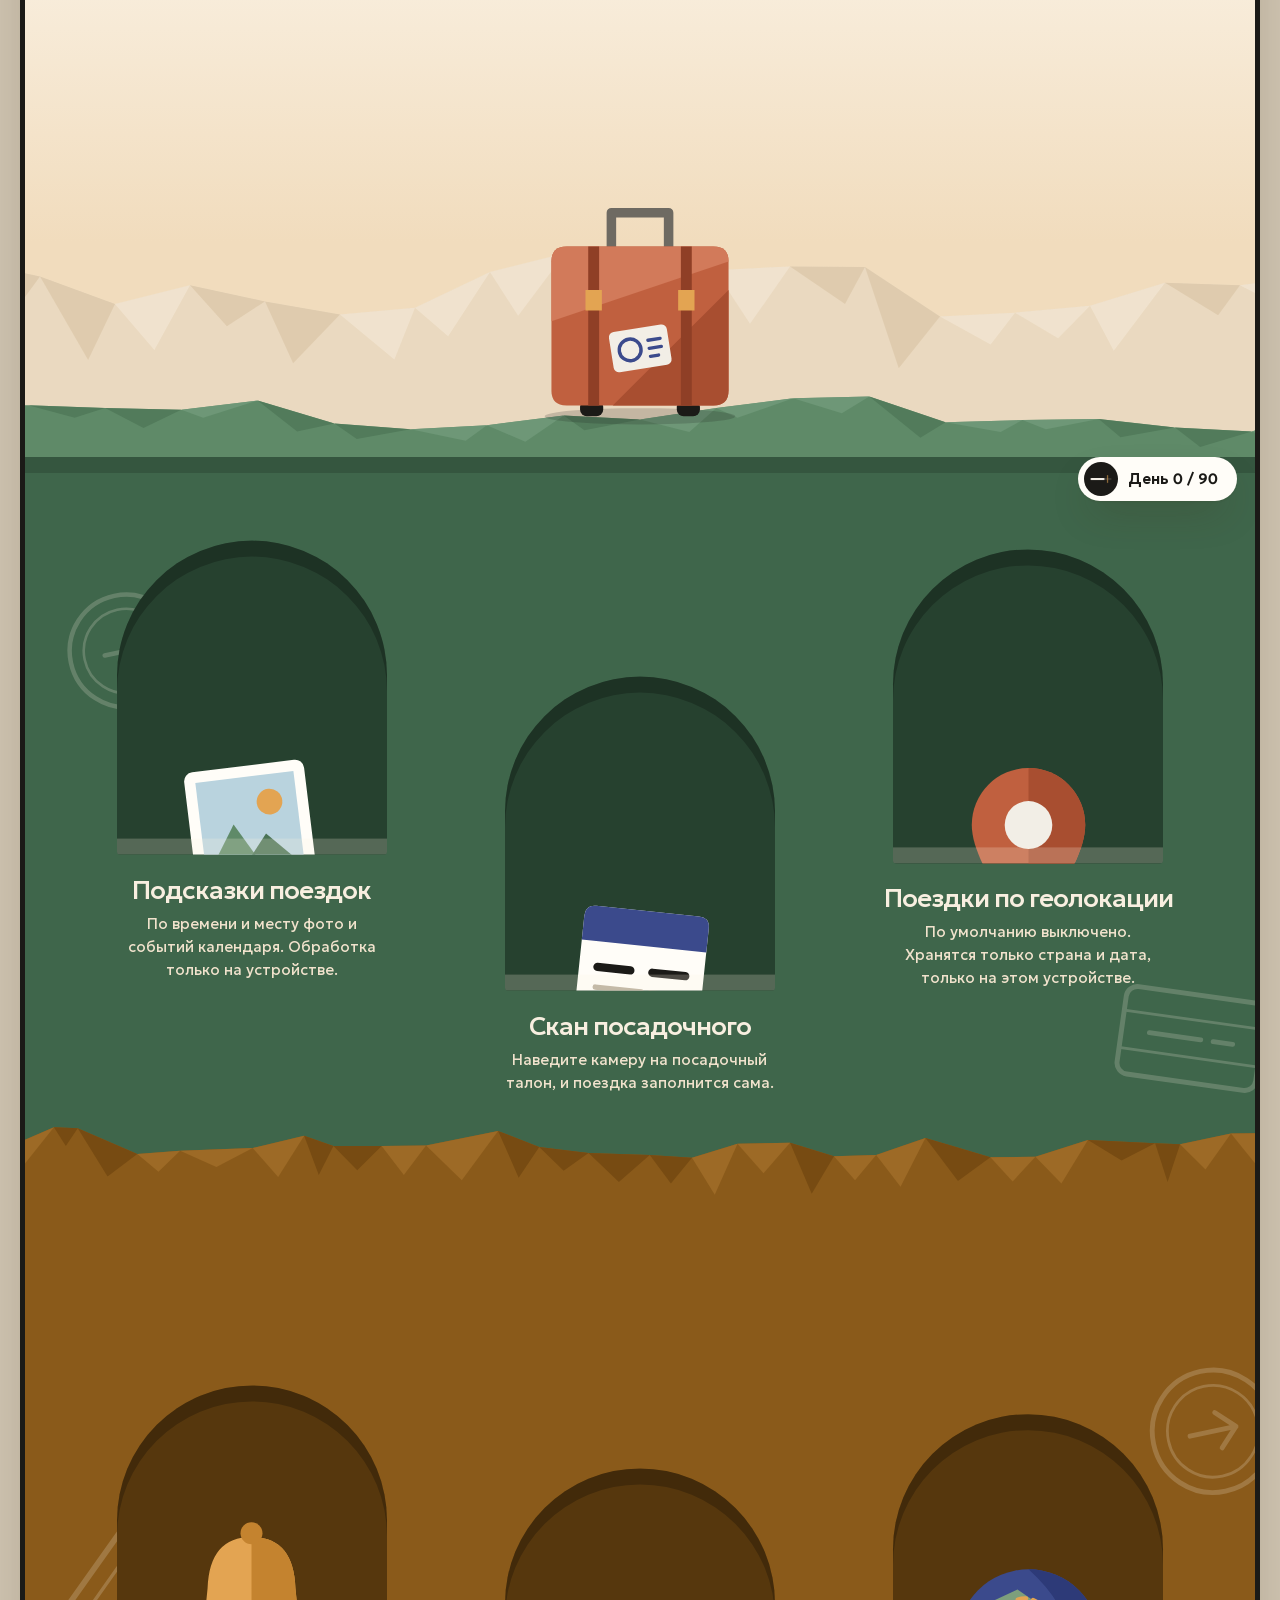
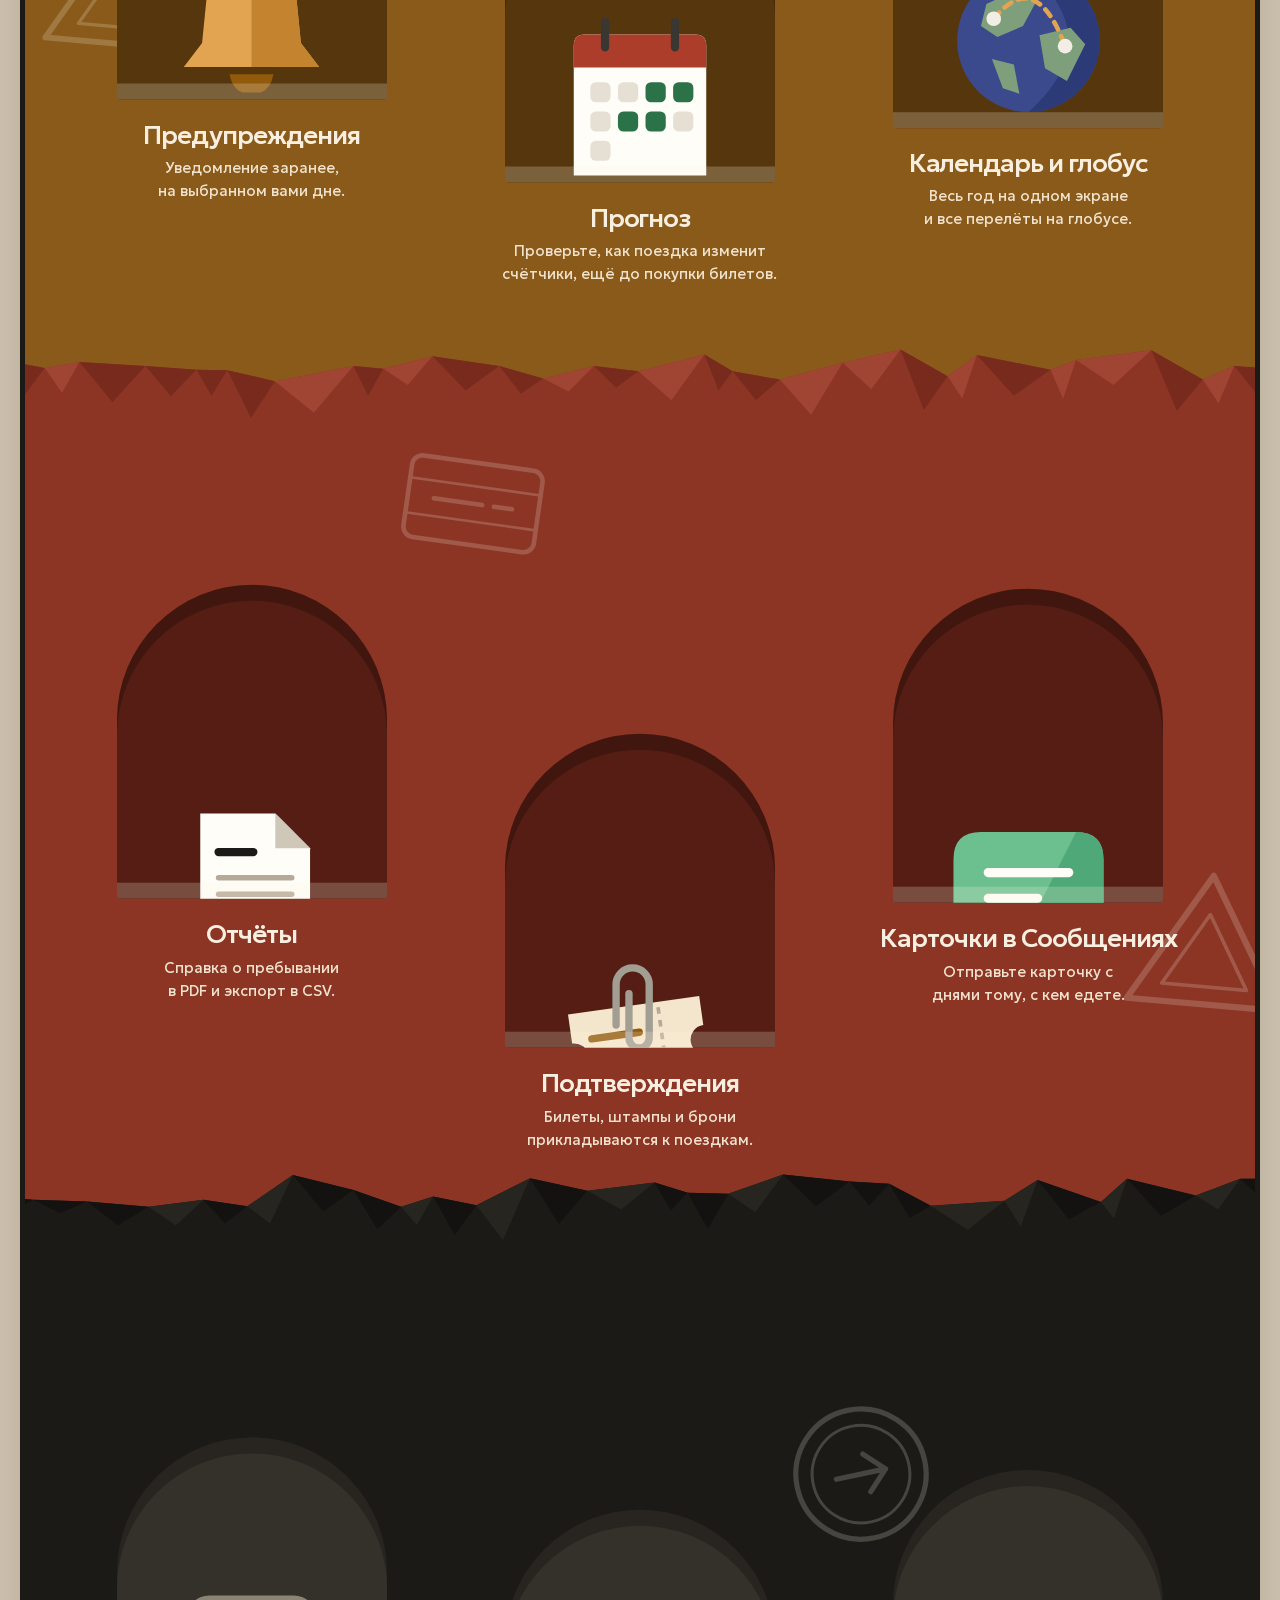
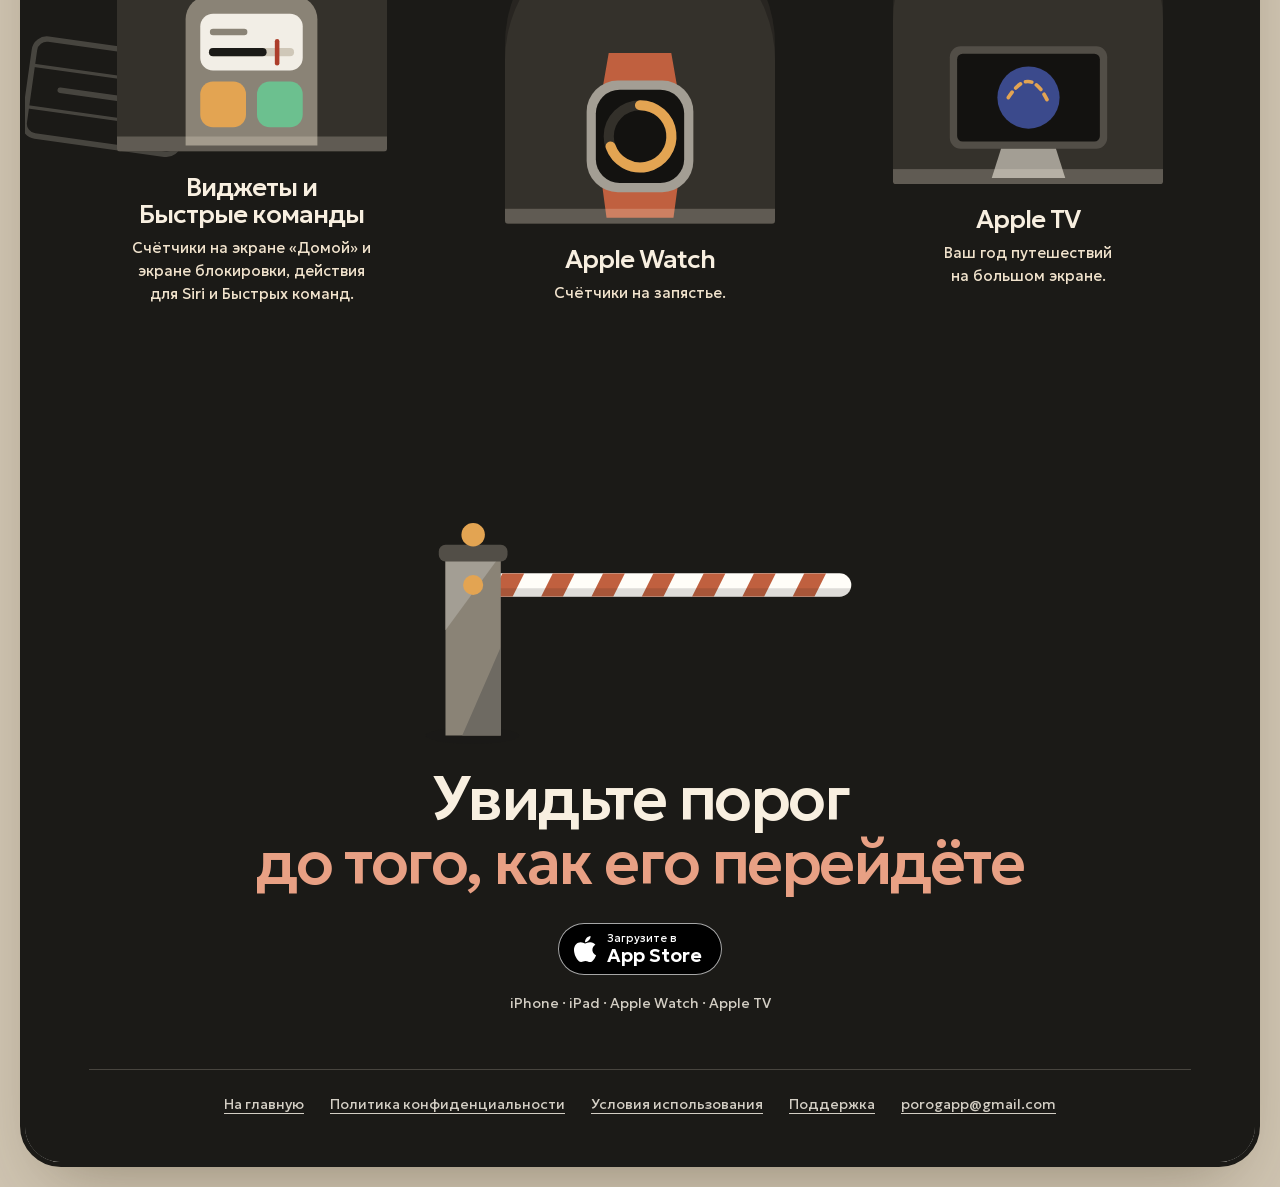
<file: ru/index.html>
<!doctype html>
<html lang="ru">
<head>
  <meta charset="utf-8">
  <meta name="viewport" content="width=device-width, initial-scale=1, viewport-fit=cover">
  <title>Porog — учёт дней в каждой стране</title>
  <meta name="description" content="Porog считает дни в каждой стране: Шенген 90/180, налоговое резидентство, прогноз и отчёты. Поездки хранятся на устройстве и в вашем iCloud.">
  <link rel="canonical" href="https://porogapp.github.io/ru/">
  <link rel="alternate" hreflang="x-default" href="https://porogapp.github.io/">
  <link rel="alternate" hreflang="en" href="https://porogapp.github.io/">
  <link rel="alternate" hreflang="ru" href="https://porogapp.github.io/ru/">
  <meta property="og:type" content="website">
  <meta property="og:site_name" content="Porog">
  <meta property="og:title" content="Porog — учёт дней в каждой стране">
  <meta property="og:description" content="Porog считает дни в каждой стране: Шенген 90/180, налоговое резидентство, прогноз и отчёты. Поездки хранятся на устройстве и в вашем iCloud.">
  <meta property="og:url" content="https://porogapp.github.io/ru/">
  <meta property="og:image" content="https://porogapp.github.io/og-image.png">
  <meta property="og:image:width" content="1200">
  <meta property="og:image:height" content="630">
  <meta property="og:locale" content="ru_RU">
  <meta name="twitter:card" content="summary_large_image">
  <meta name="apple-itunes-app" content="app-id=6835334173">
  <link rel="icon" href="../favicon.svg" type="image/svg+xml">
  <link rel="icon" href="../favicon-32.png" sizes="32x32" type="image/png">
  <link rel="apple-touch-icon" href="../apple-touch-icon.png">
  <meta name="theme-color" content="#cfc4b1" media="(prefers-color-scheme: light)">
  <meta name="theme-color" content="#0d0c0a" media="(prefers-color-scheme: dark)">
  <script>(()=>{const q=matchMedia('(prefers-color-scheme: dark)'),set=()=>{let t;try{t=localStorage.getItem('theme')}catch{}document.documentElement.dataset.theme=t==='dark'||t==='light'?t:q.matches?'dark':'light'};q.addEventListener('change',set);set()})()</script>
  <link rel="preload" href="../assets/fonts/geologica-cyrillic.woff2" as="font" type="font/woff2" crossorigin>
  <link rel="stylesheet" href="../assets/site.css?v=f76b8282">
  <script src="../assets/site.js?v=f76b8282" defer></script>
</head>
<body>
<div class="frame" id="top">
  <header class="nav"><div class="nav-in">
    <a class="brand" href="./"><img src="../apple-touch-icon.png" width="32" height="32" alt="">Porog</a>
    <nav aria-label="Porog"><ul>
      <li><a href="./#window">90/180</a></li><li><a href="./#screens">Экраны</a></li><li><a href="./#globe">Глобус</a></li><li><a href="./#residency">Резидентство</a></li><li><a href="./#features">Возможности</a></li><li><a href="./support.html">Поддержка</a></li>
    </ul></nav>
    <div class="tools">
      <details class="lang"><summary aria-label="Язык"><svg viewBox="0 0 24 24" fill="none" stroke="currentColor" stroke-width="1.8" aria-hidden="true"><circle cx="12" cy="12" r="9.2"/><path d="M2.8 12h18.4M12 2.8c3 2.6 4.2 5.7 4.2 9.2S15 18.6 12 21.2c-3-2.6-4.2-5.700-4.2-9.200S9 5.400 12 2.800z"/></svg>ru</summary><div class="langs"><a href=".././#en" hreflang="en" lang="en">English</a><a href="../ru/" hreflang="ru" lang="ru" aria-current="true">Русский</a></div></details>
      <button class="theme" id="theme" type="button" aria-label="Светлое или тёмное оформление"><svg class="day" viewBox="0 0 24 24" fill="none" stroke="currentColor" stroke-width="1.9" stroke-linecap="round" aria-hidden="true"><circle cx="12" cy="12" r="4.4"/><path d="M12 2.5v2M12 19.5v2M2.5 12h2M19.5 12h2M5.3 5.3l1.4 1.4M17.3 17.3l1.4 1.4M5.3 18.7l1.4-1.4M17.3 6.700l1.400-1.400"/></svg><svg class="moon" viewBox="0 0 24 24" fill="none" stroke="currentColor" stroke-width="1.9" stroke-linejoin="round" aria-hidden="true"><path d="M20 14.5A8.300 8.300 0 0 1 9.500 4 8.300 8.300 0 1 0 20 14.500z"/></svg></button>
      <a class="btn small" href="https://apps.apple.com/app/id6835334173">Скачать</a>
    </div>
  </div></header>
  <section class="hero" data-scene="top">
    <div class="layer sun" data-y=".42" data-m="-10"></div>
    <img width="320" height="120" class="layer cloud" data-y=".5" data-x=".05" data-m="-14" src="../assets/cloud.svg" alt="" style="width:clamp(120px,17vw,250px);left:4%;top:21%">
    <img width="320" height="120" class="layer cloud" data-y=".38" data-x="-.07" data-m="-22" src="../assets/cloud.svg" alt="" style="width:clamp(110px,14vw,200px);right:3%;top:31%">
    <img width="320" height="120" class="layer cloud" data-y=".3" data-x=".09" data-m="-30" src="../assets/cloud.svg" alt="" style="width:clamp(80px,9vw,130px);left:25%;top:52%">
    <img width="260" height="150" class="layer plane" data-y=".3" data-x=".5" data-m="-40" src="../assets/plane.svg" alt="">
    <img width="2400" height="700" class="layer hills far" fetchpriority="high" data-y=".34" data-m="-12" src="../assets/hills-far.svg" alt="">
    <img width="2400" height="700" class="layer hills mid" fetchpriority="high" data-y=".24" data-m="-20" src="../assets/hills-mid.svg" alt="">
    <img width="120" height="340" class="layer tree" data-y=".2" data-m="-24" src="../assets/cypress.svg" alt="" style="width:clamp(44px,5vw,74px);left:3%;bottom:230px">
    <img width="120" height="340" class="layer tree" data-y=".19" data-m="-26" src="../assets/cypress.svg" alt="" style="width:clamp(36px,4vw,60px);left:7%;bottom:215px">
    <img width="120" height="340" class="layer tree" data-y=".16" data-m="-30" src="../assets/cypress.svg" alt="" style="width:clamp(60px,6.4vw,96px);left:29%;bottom:150px">
    <img width="120" height="340" class="layer tree" data-y=".19" data-m="-27" src="../assets/cypress.svg" alt="" style="width:clamp(46px,5vw,76px);right:27%;bottom:200px">
    <img width="120" height="340" class="layer tree" data-y=".15" data-m="-34" src="../assets/cypress.svg" alt="" style="width:clamp(64px,7vw,108px);right:3%;bottom:180px">
    <img width="120" height="340" class="layer tree" data-y=".17" data-m="-30" src="../assets/cypress.svg" alt="" style="width:clamp(44px,5vw,78px);right:9%;bottom:170px">

    <div class="hero-text wrap" data-y=".2">
      <h1>Считайте дни <span>в каждой стране</span></h1>
      <p>Porog следит за правилами налогового резидентства и шенгенским лимитом 90/180 и предупреждает, пока вы не перешли порог.</p>
      <div class="cta"><a class="btn" href="#window">Как это работает</a><a class="store" href="https://apps.apple.com/app/id6835334173" aria-label="Загрузить Porog в App Store"><svg viewBox="0 0 384 512" width="24" height="30" aria-hidden="true"><path fill="currentColor" d="M318.7 268.7c-.2-36.7 16.4-64.4 50-84.8-18.8-26.9-47.2-41.7-84.7-44.6-35.5-2.8-74.3 20.7-88.5 20.7-15 0-49.4-19.7-76.4-19.7C63.3 141.2 4 184.8 4 273.5q0 39.3 14.4 81.2c12.8 36.7 59 126.7 107.2 125.2 25.2-.6 43-17.9 75.8-17.9 31.8 0 48.3 17.9 76.4 17.9 48.6-.7 90.4-82.5 102.6-119.3-65.2-30.7-61.7-90-61.7-91.9zm-56.6-164.2c27.3-32.4 24.8-61.9 24-72.5-24.1 1.4-52 16.4-67.9 34.9-17.5 19.8-27.8 44.3-25.6 71.9 26.1 2 49.9-11.4 69.5-34.3z"/></svg><span><small>Загрузите в</small>App Store</span></a>
</div>
    </div>

    <div class="stage"><div data-y="-.12" data-m="-8"><div class="phone"><img fetchpriority="high" src="../assets/ru/screen-overview.webp" width="640" height="1391" alt="Porog на iPhone: использован 61 из 90 дней в Шенгене, 166 из 183 дней до резидентства в Грузии"></div></div></div>

    <div class="card c-photo" data-y="-.28" data-m="26"><div class="pic"><img width="280" height="360" src="../assets/passport.svg" alt=""></div><div><strong>Грузия</strong><small>17 дней до резидентства</small></div></div>
    <div class="card c-day" data-y="-.5" data-m="40"><div class="cal"><b></b>29</div><div><strong>Шенген</strong><small>Осталось 29 дней</small></div></div>
    <div class="card c-trip" data-y="-.36" data-m="32"><div class="pic"><img width="260" height="150" src="../assets/plane.svg" alt=""></div><div><strong>Прогноз</strong><small>Проверьте поездку до покупки билетов</small></div></div>
    <div class="card c-status" data-y="-.6" data-m="48"><span><b>Шенген 61 / 90</b></span><span>Грузия 166 / 183</span><span class="ok">Лимиты соблюдены</span></div>

    <img width="2400" height="700" class="layer hills near" fetchpriority="high" data-y=".04" data-m="-34" src="../assets/hills-near.svg" alt="">
    <img width="320" height="330" class="layer prop left" data-y="-.1" data-m="16" src="../assets/suitcase.svg" alt="">
    <img width="280" height="360" class="layer prop right" data-y="-.2" data-m="24" src="../assets/passport.svg" alt="">
  </section>

  <main class="sheet">
    <section class="steps wrap" id="window">
      <div class="pin"><div class="plateau">
        <div class="board" id="board" role="img" aria-labelledby="say"></div>
        <div class="say"><p id="say" aria-live="polite">Последние 180 дней, включая сегодня</p>
          <label class="trip" id="trip" hidden>Длина поездки <input id="length" type="range" min="1" max="60" value="29"> <output id="length-text"></output></label></div>
      </div></div>
      <div>
        <div class="step" data-step="0"><h2>Окно в 180 дней</h2><p>Каждый день шенгенское правило смотрит на 180 дней назад, считая сегодняшний.</p></div>
        <div class="step" data-step="1"><h2>90 дней внутри него</h2><p>Все дни в Шенгенской зоне складываются. День въезда и день выезда тоже считаются.</p></div>
        <div class="step" data-step="2"><h2>Старые дни возвращаются</h2><p>Окно сдвигается. День, который из него вышел, снова можно потратить.</p></div>
        <div class="step" data-step="3"><h2>Примерьте поездку</h2><p>Сколько можно пробыть, если въехать завтра? Двигайте ползунок: каждый день поездки сверяется со своим окном.</p><small>Пример с тремя прошлыми поездками.</small></div>
      </div>
    </section>

    <section class="numbers" id="screens">
      <div class="run a" data-x="-.34" aria-hidden="true">90 / 180</div>
      <div class="run b" data-x=".3" aria-hidden="true">183 дня</div>
      <div class="wrap trio">
        <figure data-y=".05"><div class="phone"><img src="../assets/ru/screen-country.webp" width="640" height="1391" loading="lazy" alt="Porog: резидентство в Грузии"></div><figcaption><b>Резидентство</b>Сколько дней засчитано, сколько осталось и когда счёт изменится</figcaption></figure>
        <figure data-y="-.1"><div class="phone"><img src="../assets/ru/screen-calendar.webp" width="640" height="1391" loading="lazy" alt="Porog: год в календаре"></div><figcaption><b>Календарь</b>Весь год на одном экране и перелёты на глобусе</figcaption></figure>
        <figure data-y=".12"><div class="phone"><img src="../assets/ru/screen-forecast.webp" width="640" height="1391" loading="lazy" alt="Porog: прогноз поездки"></div><figcaption><b>Прогноз</b>Как запланированная поездка изменит счётчики</figcaption></figure>
      </div>
    </section>

    <section class="globe" id="globe">
      <div class="stage-of" id="globe-stage"><canvas id="globe-canvas" tabindex="0" role="application" aria-label="Глобус с перелётами примерного года. Стрелки вращают, плюс и минус меняют масштаб, пробел запускает показ."></canvas></div>
      <div class="globe-in wrap">
        <h2>Ваш год <span>на глобусе</span></h2>
        <p>Все перелёты года в движении. Крутите глобус, приближайте, нажмите на любую страну.</p>
        <div class="now" id="globe-now" aria-live="off"><strong></strong><ul></ul></div>
        <div class="keys" id="globe-keys" hidden>
          <button class="btn" id="globe-play" type="button">Показать перелёты</button>
          <button class="round" id="globe-in" type="button" aria-label="Приблизить"><svg viewBox="0 0 24 24" fill="none" stroke="currentColor" stroke-width="2.2" stroke-linecap="round" aria-hidden="true"><path d="M12 5v14M5 12h14"/></svg></button>
          <button class="round" id="globe-out" type="button" aria-label="Отдалить"><svg viewBox="0 0 24 24" fill="none" stroke="currentColor" stroke-width="2.2" stroke-linecap="round" aria-hidden="true"><path d="M5 12h14"/></svg></button>
        </div>
        <ol class="stops" id="globe-stops"><li><button type="button" data-code="GE"><i></i>Грузия <b>41</b></button></li><li><button type="button" data-code="TH"><i></i>Таиланд <b>18</b></button></li><li><button type="button" data-code="GE"><i></i>Грузия <b>66</b></button></li><li><button type="button" data-code="PT"><i></i>Португалия <b>36</b></button></li><li><button type="button" data-code="ES"><i></i>Испания <b>16</b></button></li><li><button type="button" data-code="RS"><i></i>Сербия <b>22</b></button></li><li><button type="button" data-code="DE"><i></i>Германия <b>11</b></button></li><li><button type="button" data-code="GE"><i></i>Грузия <b>47</b></button></li><li><button type="button" data-code="TR"><i></i>Турция <b>47</b></button></li><li><button type="button" data-code="PT"><i></i>Португалия <b>18</b></button></li></ol>
        <small>Год для примера. Правила упрощены.</small>
      </div>
    </section>

    <section class="ward" id="residency">
      <div class="blob" data-y=".16" style="width:44vw;aspect-ratio:1;right:-8vw;top:-12vw"></div>
      <div class="blob" data-y="-.1" style="width:20vw;aspect-ratio:1;left:30%;bottom:-9vw"></div>
      <div class="ward-in wrap">
        <div><h2>Налоговое резидентство <span>У каждой страны своё правило</span></h2><p>Porog знает период, порог и способ подсчёта дней. Выберите страну.</p><div class="codes"><button class="code-of" type="button" aria-pressed="true" aria-label="Грузия">GE</button><button class="code-of" type="button" aria-pressed="false" aria-label="Сербия">RS</button><button class="code-of" type="button" aria-pressed="false" aria-label="Португалия">PT</button><button class="code-of" type="button" aria-pressed="false" aria-label="Испания">ES</button><button class="code-of" type="button" aria-pressed="false" aria-label="Германия">DE</button><button class="code-of" type="button" aria-pressed="false" aria-label="Великобритания">GB</button><button class="code-of" type="button" aria-pressed="false" aria-label="Ирландия">IE</button><button class="code-of" type="button" aria-pressed="false" aria-label="Кипр">CY</button><button class="code-of" type="button" aria-pressed="false" aria-label="ОАЭ">AE</button><button class="code-of" type="button" aria-pressed="false" aria-label="Таиланд">TH</button><button class="code-of" type="button" aria-pressed="false" aria-label="Малайзия">MY</button><button class="code-of" type="button" aria-pressed="false" aria-label="США">US</button></div><small>Правила упрощены. Porog не заменяет консультацию налогового специалиста и официальные источники.</small></div>
        <div class="page-of" data-y="-.03" aria-live="polite"><div class="stamp" id="stamp"><b>Грузия</b><strong>183</strong><span>дн.</span><i>Любые 12 месяцев подряд</i></div><p id="note"></p><span class="mrz" aria-hidden="true">P&lt;POROG&lt;&lt;DAYS&lt;IN&lt;EVERY&lt;COUNTRY&lt;&lt;&lt;&lt;&lt;&lt;&lt;&lt;</span></div>
      </div>
    </section>

    <section class="wrap more">
      <h2>Приватность по умолчанию</h2>
      <p class="about">Поездки хранятся на устройстве и в вашем iCloud. У Porog нет сервера, и мы не видим ваши поездки.</p>
      <dl><dt>Без аккаунта</dt><dd>В Porog нет входа, приложение не запрашивает имя и e-mail.</dd></dl><dl><dt>Ассистент на устройстве</dt><dd>На устройствах с Apple Intelligence ассистент отвечает с помощью языковой модели Apple на устройстве.</dd></dl><dl><dt>Porog Pro</dt><dd>Приложение бесплатное. Разовая покупка по желанию убирает рекламу на iPhone и iPad и открывает Прогноз и Перелёты на Apple TV.</dd></dl><dl><dt>Porog только считает</dt><dd>Правила меняются и зависят от ситуации, важные решения сверяйте с официальными источниками или специалистом.</dd></dl>
    </section>
  </main>

  <section class="gate" id="features">
    <img width="2400" height="700" loading="lazy" class="layer hills ghills" data-y=".2" src="../assets/hills-far.svg" alt="">
    <h2 class="wrap" data-y=".12">От первого дня <span>до порога</span></h2>
    <img width="2400" height="260" loading="lazy" class="layer turf" data-y=".02" src="../assets/turf.svg" alt="">
    <img width="320" height="330" loading="lazy" class="layer keeper" data-y="-.06" src="../assets/suitcase.svg" alt="">
  </section>

  <section class="dig" id="dig">
    <div class="rail" aria-hidden="true"><div><img src="../apple-touch-icon.png" width="34" height="34" alt=""><span id="depth"></span></div></div>
    <div class="band ok"><img width="200" height="200" class="thing" loading="lazy" data-y="-0.22" src="../assets/stamp-round.svg" alt="" style="left:3%;top:8%;width:clamp(65px,10.0vw,130px)"><img width="240" height="170" class="thing" loading="lazy" data-y="-0.3" src="../assets/stamp-square.svg" alt="" style="left:88%;top:46%;width:clamp(85px,13.1vw,170px)"><div class="doors wrap"><article data-y=".03"><div class="door"><img width="200" height="200" class="riser" src="../assets/thing-photo.svg" alt="" loading="lazy"></div><h3>Подсказки поездок</h3><p>По времени и месту фото и событий календаря. Обработка только на устройстве.</p></article><article data-y="-.05"><div class="door"><img width="200" height="200" class="riser" src="../assets/thing-pass.svg" alt="" loading="lazy"></div><h3>Скан посадочного</h3><p>Наведите камеру на посадочный талон, и поездка заполнится сама.</p></article><article data-y=".06"><div class="door"><img width="200" height="200" class="riser" src="../assets/thing-pin.svg" alt="" loading="lazy"></div><h3>Поездки по геолокации</h3><p>По умолчанию выключено. Хранятся только страна и дата, только на этом устройстве.</p></article></div></div>
<div class="band warn"><img width="2400" height="160" class="edge" loading="lazy" src="../assets/strata-warn.svg" alt=""><img width="200" height="180" class="thing" loading="lazy" data-y="-0.18" src="../assets/stamp-tri.svg" alt="" style="left:1%;top:40%;width:clamp(85px,13.1vw,170px)"><img width="200" height="200" class="thing" loading="lazy" data-y="0.16" src="../assets/stamp-round.svg" alt="" style="left:91%;top:12%;width:clamp(70px,10.8vw,140px)"><div class="doors wrap"><article data-y=".03"><div class="door"><img width="200" height="200" class="riser" src="../assets/thing-bell.svg" alt="" loading="lazy"></div><h3>Предупреждения</h3><p>Уведомление заранее, на выбранном вами дне.</p></article><article data-y="-.05"><div class="door"><img width="200" height="200" class="riser" src="../assets/thing-forecast.svg" alt="" loading="lazy"></div><h3>Прогноз</h3><p>Проверьте, как поездка изменит счётчики, ещё до покупки билетов.</p></article><article data-y=".06"><div class="door"><img width="200" height="200" class="riser" src="../assets/thing-globe.svg" alt="" loading="lazy"></div><h3>Календарь и глобус</h3><p>Весь год на одном экране и все перелёты на глобусе.</p></article></div></div>
<div class="band bad"><img width="2400" height="160" class="edge" loading="lazy" src="../assets/strata-bad.svg" alt=""><img width="240" height="170" class="thing" loading="lazy" data-y="0.18" src="../assets/stamp-square.svg" alt="" style="left:30%;top:12%;width:clamp(80px,12.3vw,160px)"><img width="200" height="180" class="thing" loading="lazy" data-y="-0.24" src="../assets/stamp-tri.svg" alt="" style="left:89%;top:34%;width:clamp(90px,13.8vw,180px)"><div class="doors wrap"><article data-y=".03"><div class="door"><img width="200" height="200" class="riser" src="../assets/thing-report.svg" alt="" loading="lazy"></div><h3>Отчёты</h3><p>Справка о пребывании в PDF и экспорт в CSV.</p></article><article data-y="-.05"><div class="door"><img width="200" height="200" class="riser" src="../assets/thing-proof.svg" alt="" loading="lazy"></div><h3>Подтверждения</h3><p>Билеты, штампы и брони прикладываются к поездкам.</p></article><article data-y=".06"><div class="door"><img width="200" height="200" class="riser" src="../assets/thing-message.svg" alt="" loading="lazy"></div><h3>Карточки в Сообщениях</h3><p>Отправьте карточку с днями тому, с кем едете.</p></article></div></div>
<div class="band night"><img width="2400" height="160" class="edge" loading="lazy" src="../assets/strata-night.svg" alt=""><img width="200" height="200" class="thing" loading="lazy" data-y="0.16" src="../assets/stamp-round.svg" alt="" style="left:62%;top:8%;width:clamp(75px,11.5vw,150px)"><img width="240" height="170" class="thing" loading="lazy" data-y="-0.2" src="../assets/stamp-square.svg" alt="" style="left:-1%;top:52%;width:clamp(95px,14.6vw,190px)"><div class="doors wrap"><article data-y=".03"><div class="door"><img width="200" height="200" class="riser" src="../assets/thing-widget.svg" alt="" loading="lazy"></div><h3>Виджеты и Быстрые команды</h3><p>Счётчики на экране «Домой» и экране блокировки, действия для Siri и Быстрых команд.</p></article><article data-y="-.05"><div class="door"><img width="200" height="200" class="riser" src="../assets/thing-watch.svg" alt="" loading="lazy"></div><h3>Apple Watch</h3><p>Счётчики на запястье.</p></article><article data-y=".06"><div class="door"><img width="200" height="200" class="riser" src="../assets/thing-tv.svg" alt="" loading="lazy"></div><h3>Apple TV</h3><p>Ваш год путешествий на большом экране.</p></article></div></div>
    <div class="band night floor-band"><div class="floor wrap">
      <img width="520" height="300" class="bar" data-y="-.05" src="../assets/barrier.svg" loading="lazy" alt="">
      <h2>Увидьте порог <span>до того, как его перейдёте</span></h2>
      <a class="store" href="https://apps.apple.com/app/id6835334173" aria-label="Загрузить Porog в App Store"><svg viewBox="0 0 384 512" width="24" height="30" aria-hidden="true"><path fill="currentColor" d="M318.7 268.7c-.2-36.7 16.4-64.4 50-84.8-18.8-26.9-47.2-41.7-84.7-44.6-35.5-2.8-74.3 20.7-88.5 20.7-15 0-49.4-19.7-76.4-19.7C63.3 141.2 4 184.8 4 273.5q0 39.3 14.4 81.2c12.8 36.7 59 126.7 107.2 125.2 25.2-.6 43-17.9 75.8-17.9 31.8 0 48.3 17.9 76.4 17.9 48.6-.7 90.4-82.5 102.6-119.3-65.2-30.7-61.7-90-61.7-91.9zm-56.6-164.2c27.3-32.4 24.8-61.9 24-72.5-24.1 1.4-52 16.4-67.9 34.9-17.5 19.8-27.8 44.3-25.6 71.9 26.1 2 49.9-11.4 69.5-34.3z"/></svg><span><small>Загрузите в</small>App Store</span></a>

      <p class="pill">iPhone · iPad · Apple Watch · Apple TV</p>
      <footer><a href="./">На главную</a><a href="./privacy.html">Политика конфиденциальности</a><a href="https://www.apple.com/legal/internet-services/itunes/dev/stdeula/">Условия использования</a><a href="./support.html">Поддержка</a><a href="mailto:porogapp@gmail.com">porogapp@gmail.com</a></footer>

    </div></div>
  </section>

</div>
<script type="application/json" id="texts">{"say0":"Последние 180 дней, включая сегодня","say1":"Использован 61 из 90 дней, осталось 29","say2":"Через 45 дней: засчитано 36 из 90, осталось 54","tripDays":"{0} дн.","tripFits":"Укладываетесь: {0} из 90 в последний день","tripOver":"День {0} уже за лимитом: {1} из 90","day":"День {0} / 90","countries":[["GE","Грузия",183,"Любые 12 месяцев подряд",""],["RS","Сербия",183,"Любые 12 месяцев подряд",""],["PT","Португалия",184,"Любые 12 месяцев подряд","Также резидент с первого дня, если в Португалии ваше «обычное место проживания»."],["ES","Испания",184,"Календарный год","Также резидент, если в Испании центр деловых интересов или живут супруг(а) и несовершеннолетние дети."],["DE","Германия",183,"Любые 12 месяцев подряд","Если есть жильё (Wohnsitz) — резидент с первого дня, независимо от числа дней."],["GB","Великобритания",183,"Налоговый год: 6 апреля — 5 апреля","Statutory Residence Test: при связях с UK (семья, жильё, работа) может хватить 16–120 дней."],["IE","Ирландия",183,"Календарный год","Или 280 дней за два календарных года подряд."],["CY","Кипр",184,"Календарный год","При дополнительных условиях может хватить 60 дней."],["AE","ОАЭ",183,"Любые 12 месяцев подряд","Достаточно 90 дней при ВНЖ ОАЭ и постоянном жилье или работе в стране."],["TH","Таиланд",180,"Календарный год",""],["MY","Малайзия",182,"Календарный год",""],["US","США",183,"Дни текущего года + ⅓ прошлого + ⅙ позапрошлого","Граждане США и держатели грин-карты всегда являются налоговыми резидентами."]],"stops":[["GE","Грузия","1 января",41],["TH","Таиланд","11 февраля",18],["GE","Грузия","1 марта",66],["PT","Португалия","10 мая",36],["ES","Испания","15 июня",16],["RS","Сербия","1 июля",22],["DE","Германия","26 июля",11],["GE","Грузия","6 августа",47],["TR","Турция","22 сентября",47],["PT","Португалия","8 ноября",18]],"globePlay":"Показать перелёты","globePause":"Пауза","stayLine":"{0} · {1} дн.","kmLine":"{0} км","sumTitle":"9 перелётов · 7 стран","sumLine":"{0} км за примерный год","yearDays":"{0} дн. за примерный год","noDays":"В примерном году дней нет","zoneLine":"Шенген: один счёт 90/180 на {0} стран","ruleLine":"Налоговое резидентство от {0} дн. {1}"}</script>
<script src="../assets/globe.js?v=f76b8282" data-world="../assets/world.json?v=f76b8282" defer></script>
</body>
</html>
</file>
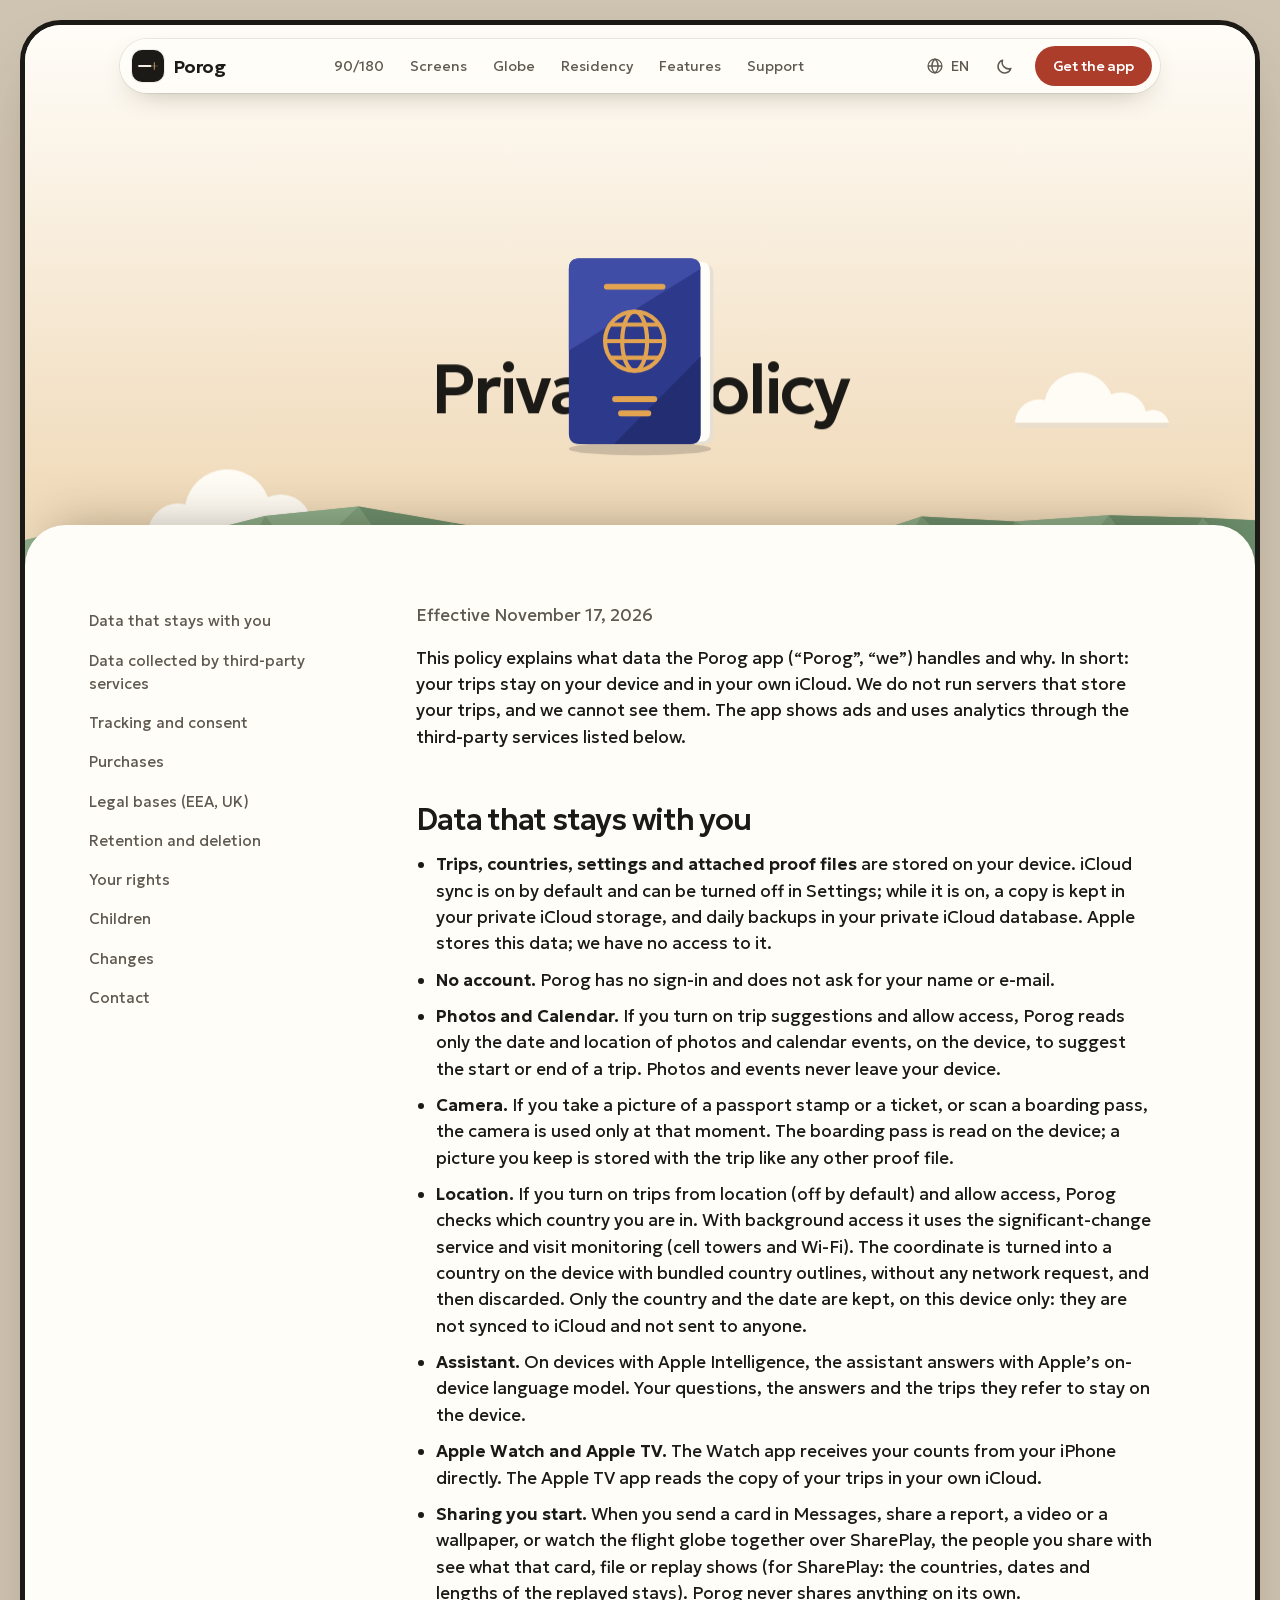
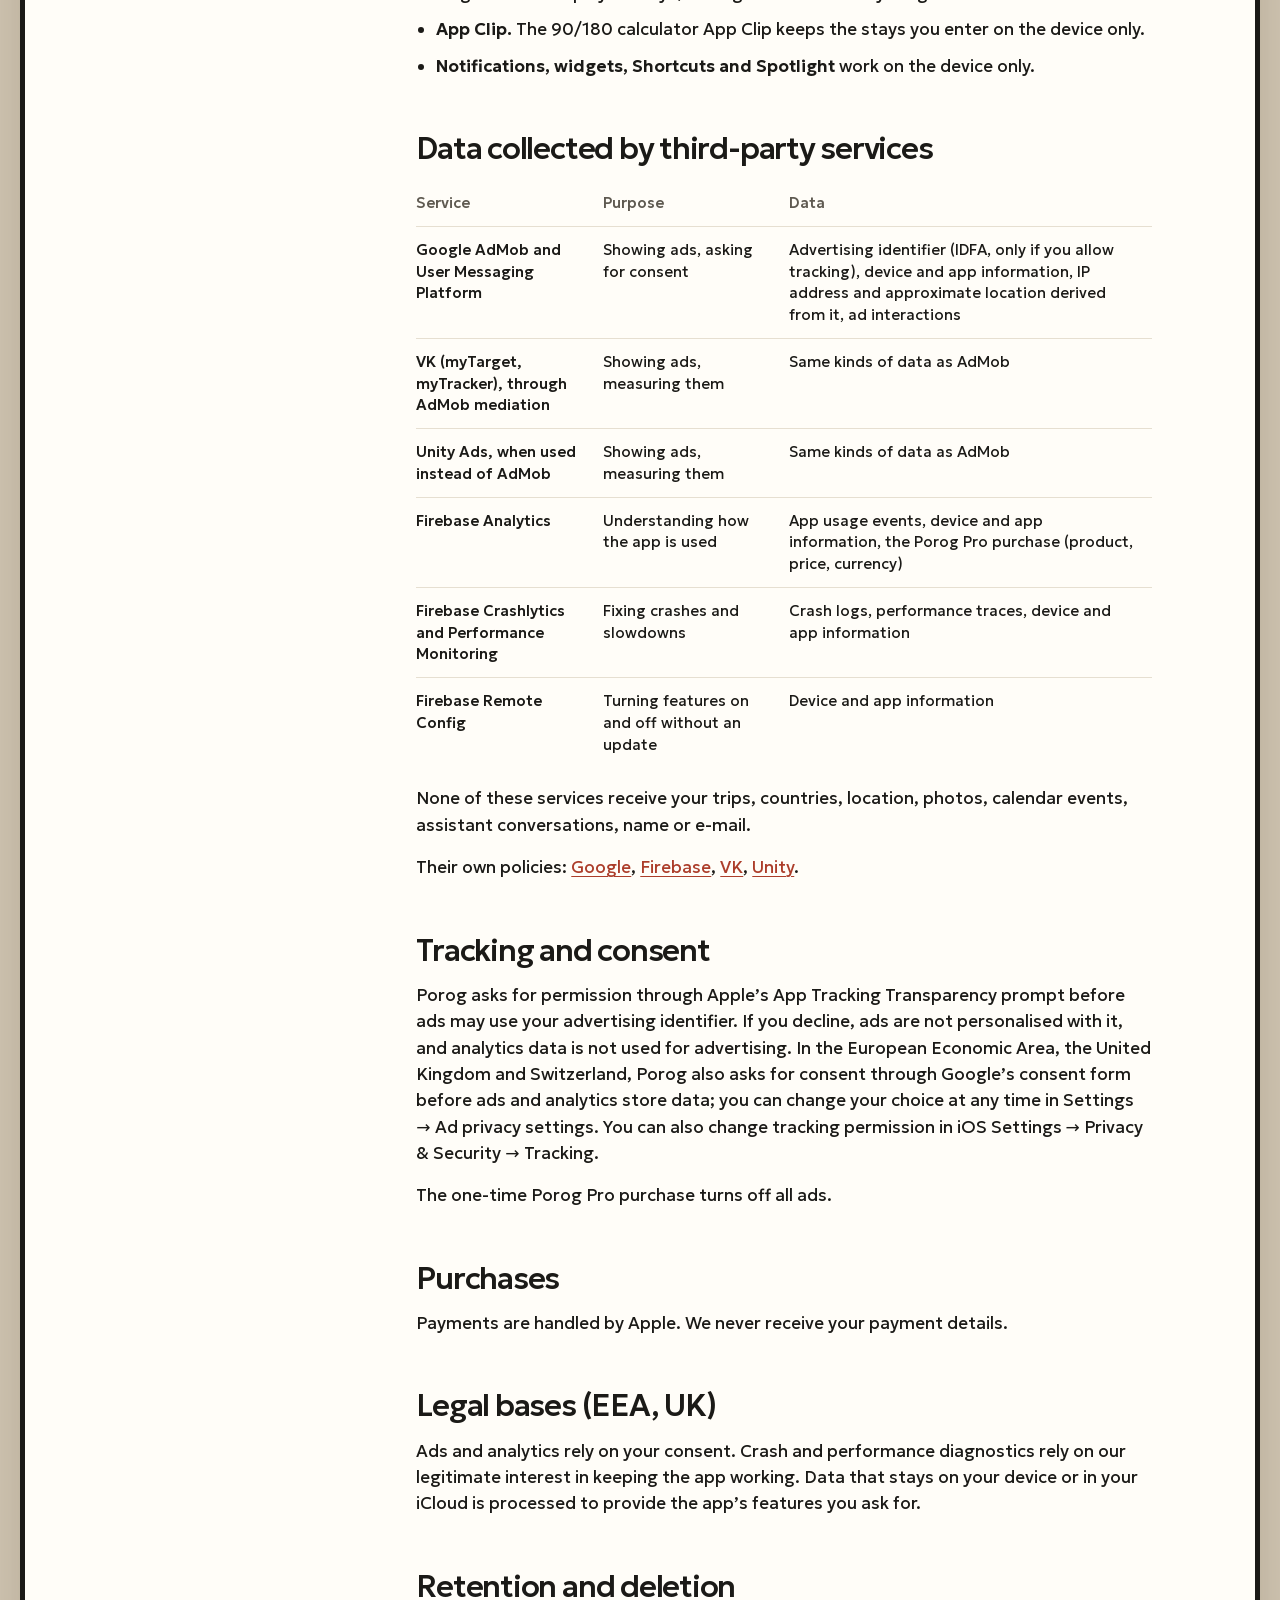
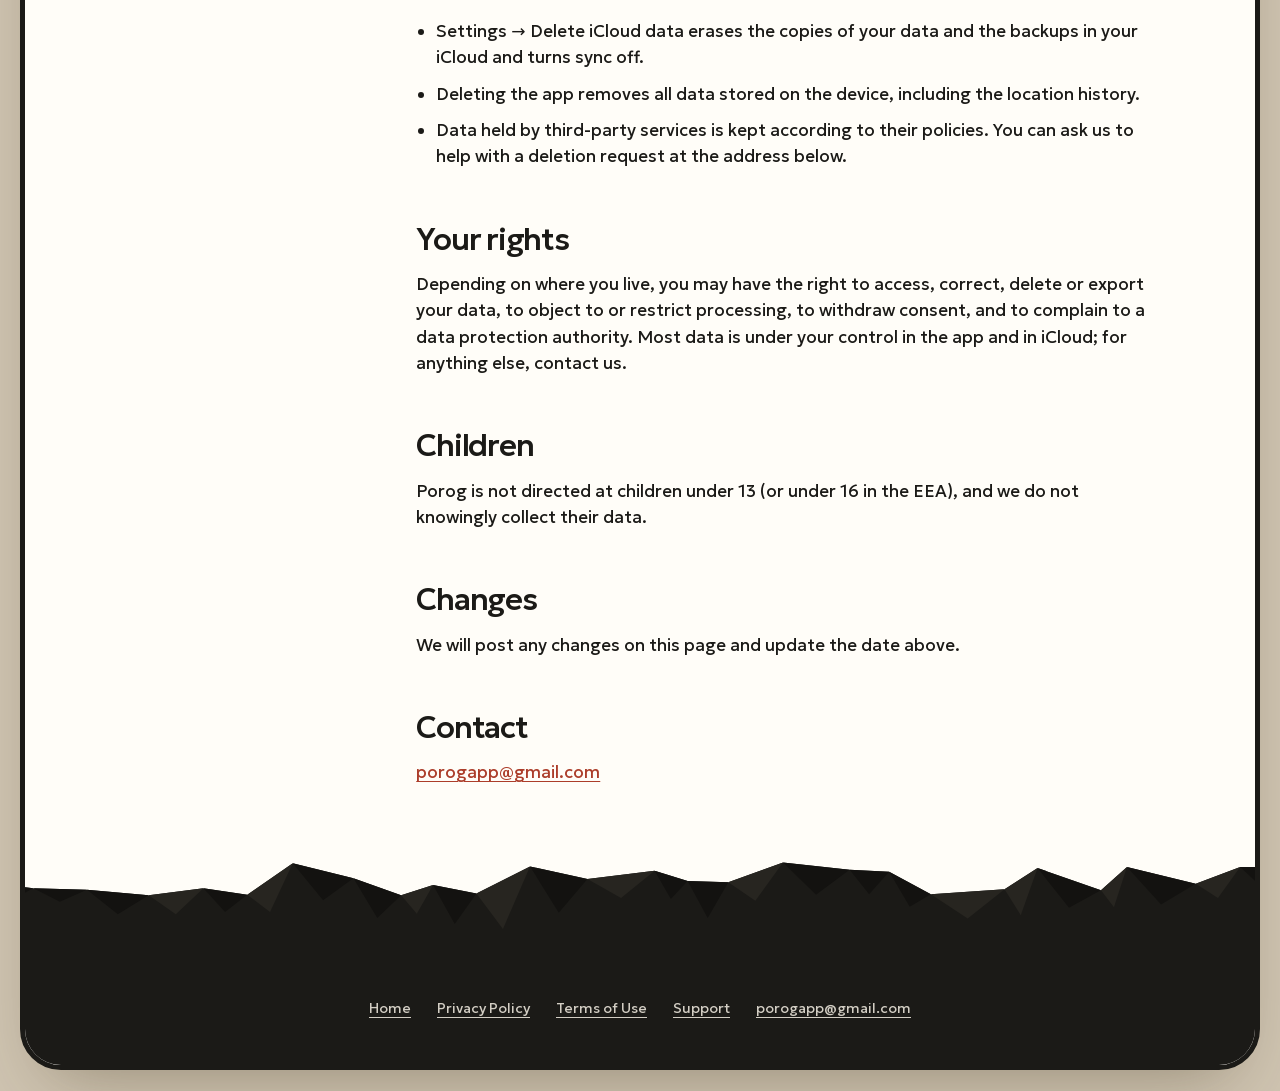
<file: privacy.html>
<!doctype html>
<html lang="en">
<head>
  <meta charset="utf-8">
  <meta name="viewport" content="width=device-width, initial-scale=1, viewport-fit=cover">
  <title>Privacy Policy · Porog</title>
  <meta name="description" content="What data Porog handles, which third-party services it uses, and how to delete your data.">
  <link rel="canonical" href="https://porogapp.github.io/privacy.html">
  <link rel="alternate" hreflang="x-default" href="https://porogapp.github.io/privacy.html">
  <link rel="alternate" hreflang="en" href="https://porogapp.github.io/privacy.html">
  <link rel="alternate" hreflang="ru" href="https://porogapp.github.io/ru/privacy.html">
  <meta property="og:type" content="website">
  <meta property="og:site_name" content="Porog">
  <meta property="og:title" content="Privacy Policy · Porog">
  <meta property="og:description" content="What data Porog handles, which third-party services it uses, and how to delete your data.">
  <meta property="og:url" content="https://porogapp.github.io/privacy.html">
  <meta property="og:image" content="https://porogapp.github.io/og-image.png">
  <meta property="og:image:width" content="1200">
  <meta property="og:image:height" content="630">
  <meta property="og:locale" content="en_US">
  <meta name="twitter:card" content="summary_large_image">
  <meta name="apple-itunes-app" content="app-id=6835334173">
  <script>(()=>{const C=["en","ru"],h=location.hash;let l;try{l=localStorage.getItem('lang')}catch{}if(!C.includes(l))l=navigator.languages.map(t=>t.split('-')[0]).find(t=>C.includes(t));if(h==='#ru'||h!=='#en'&&l==='ru')location.replace('ru/privacy.html'+(h==='#ru'?'':h))})()</script>
  <link rel="icon" href="favicon.svg" type="image/svg+xml">
  <link rel="icon" href="favicon-32.png" sizes="32x32" type="image/png">
  <link rel="apple-touch-icon" href="apple-touch-icon.png">
  <meta name="theme-color" content="#cfc4b1" media="(prefers-color-scheme: light)">
  <meta name="theme-color" content="#0d0c0a" media="(prefers-color-scheme: dark)">
  <script>(()=>{const q=matchMedia('(prefers-color-scheme: dark)'),set=()=>{let t;try{t=localStorage.getItem('theme')}catch{}document.documentElement.dataset.theme=t==='dark'||t==='light'?t:q.matches?'dark':'light'};q.addEventListener('change',set);set()})()</script>
  <link rel="preload" href="assets/fonts/geologica-latin.woff2" as="font" type="font/woff2" crossorigin>
  <link rel="stylesheet" href="assets/site.css?v=f76b8282">
  <script src="assets/site.js?v=f76b8282" defer></script>
</head>
<body>
<div class="frame" id="top">
  <header class="nav"><div class="nav-in">
    <a class="brand" href="./"><img src="apple-touch-icon.png" width="32" height="32" alt="">Porog</a>
    <nav aria-label="Porog"><ul>
      <li><a href="./#window">90/180</a></li><li><a href="./#screens">Screens</a></li><li><a href="./#globe">Globe</a></li><li><a href="./#residency">Residency</a></li><li><a href="./#features">Features</a></li><li><a href="./support.html">Support</a></li>
    </ul></nav>
    <div class="tools">
      <details class="lang"><summary aria-label="Language"><svg viewBox="0 0 24 24" fill="none" stroke="currentColor" stroke-width="1.8" aria-hidden="true"><circle cx="12" cy="12" r="9.2"/><path d="M2.8 12h18.4M12 2.8c3 2.6 4.2 5.7 4.2 9.2S15 18.6 12 21.2c-3-2.6-4.2-5.700-4.2-9.200S9 5.400 12 2.800z"/></svg>en</summary><div class="langs"><a href="privacy.html#en" hreflang="en" lang="en" aria-current="true">English</a><a href="ru/privacy.html" hreflang="ru" lang="ru">Русский</a></div></details>
      <button class="theme" id="theme" type="button" aria-label="Light or dark appearance"><svg class="day" viewBox="0 0 24 24" fill="none" stroke="currentColor" stroke-width="1.9" stroke-linecap="round" aria-hidden="true"><circle cx="12" cy="12" r="4.4"/><path d="M12 2.5v2M12 19.5v2M2.5 12h2M19.5 12h2M5.3 5.3l1.4 1.4M17.3 17.3l1.4 1.4M5.3 18.7l1.4-1.4M17.3 6.700l1.400-1.400"/></svg><svg class="moon" viewBox="0 0 24 24" fill="none" stroke="currentColor" stroke-width="1.9" stroke-linejoin="round" aria-hidden="true"><path d="M20 14.5A8.300 8.300 0 0 1 9.500 4 8.300 8.300 0 1 0 20 14.500z"/></svg></button>
      <a class="btn small" href="https://apps.apple.com/us/app/porog-days-in-country-tracker/id6835334173">Get the app</a>
    </div>
  </div></header>
  <section class="top" data-scene="top">
    <img width="320" height="120" class="layer cloud" data-y=".4" data-m="-16" src="assets/cloud.svg" alt="" style="width:clamp(110px,15vw,220px);left:10%;top:34%">
    <img width="320" height="120" class="layer cloud" data-y=".3" data-m="-26" src="assets/cloud.svg" alt="" style="width:clamp(90px,12vw,170px);right:7%;top:28%">
    <img width="2400" height="700" class="layer hills far" fetchpriority="high" data-y=".24" data-m="-12" src="assets/hills-far.svg" alt="">
    <h1 class="wrap" data-y=".3">Privacy Policy</h1>
    <img width="2400" height="700" class="layer hills near" fetchpriority="high" data-y=".06" data-m="-26" src="assets/hills-near.svg" alt="">
    <img width="280" height="360" class="layer prop" data-y="-.08" data-m="14" src="assets/passport.svg" alt="">
  </section>
  <main class="sheet"><div class="wrap page">
    <div class="legal"><nav class="toc" aria-label="Privacy Policy"><a href="#p1">Data that stays with you</a><a href="#p2">Data collected by third-party services</a><a href="#p3">Tracking and consent</a><a href="#p4">Purchases</a><a href="#p5">Legal bases (EEA, UK)</a><a href="#p6">Retention and deletion</a><a href="#p7">Your rights</a><a href="#p8">Children</a><a href="#p9">Changes</a><a href="#p10">Contact</a></nav><article class="prose"><p class="meta">Effective November 17, 2026</p>

<p>This policy explains what data the Porog app (“Porog”, “we”) handles and why. In short: your trips stay on your device and in your own iCloud. We do not run servers that store your trips, and we cannot see them. The app shows ads and uses analytics through the third-party services listed below.</p>

<h2 id="p1">Data that stays with you</h2>
<ul>
  <li><b>Trips, countries, settings and attached proof files</b> are stored on your device. iCloud sync is on by default and can be turned off in Settings; while it is on, a copy is kept in your private iCloud storage, and daily backups in your private iCloud database. Apple stores this data; we have no access to it.</li>
  <li><b>No account.</b> Porog has no sign-in and does not ask for your name or e-mail.</li>
  <li><b>Photos and Calendar.</b> If you turn on trip suggestions and allow access, Porog reads only the date and location of photos and calendar events, on the device, to suggest the start or end of a trip. Photos and events never leave your device.</li>
  <li><b>Camera.</b> If you take a picture of a passport stamp or a ticket, or scan a boarding pass, the camera is used only at that moment. The boarding pass is read on the device; a picture you keep is stored with the trip like any other proof file.</li>
  <li><b>Location.</b> If you turn on trips from location (off by default) and allow access, Porog checks which country you are in. With background access it uses the significant-change service and visit monitoring (cell towers and Wi-Fi). The coordinate is turned into a country on the device with bundled country outlines, without any network request, and then discarded. Only the country and the date are kept, on this device only: they are not synced to iCloud and not sent to anyone.</li>
  <li><b>Assistant.</b> On devices with Apple Intelligence, the assistant answers with Apple’s on-device language model. Your questions, the answers and the trips they refer to stay on the device.</li>
  <li><b>Apple Watch and Apple TV.</b> The Watch app receives your counts from your iPhone directly. The Apple TV app reads the copy of your trips in your own iCloud.</li>
  <li><b>Sharing you start.</b> When you send a card in Messages, share a report, a video or a wallpaper, or watch the flight globe together over SharePlay, the people you share with see what that card, file or replay shows (for SharePlay: the countries, dates and lengths of the replayed stays). Porog never shares anything on its own.</li>
  <li><b>App Clip.</b> The 90/180 calculator App Clip keeps the stays you enter on the device only.</li>
  <li><b>Notifications, widgets, Shortcuts and Spotlight</b> work on the device only.</li>
</ul>

<h2 id="p2">Data collected by third-party services</h2>
<div class="table-wrap">
  <table>
    <tr><th>Service</th><th>Purpose</th><th>Data</th></tr>
    <tr><td>Google AdMob and User Messaging Platform</td><td>Showing ads, asking for consent</td><td>Advertising identifier (IDFA, only if you allow tracking), device and app information, IP address and approximate location derived from it, ad interactions</td></tr>
    <tr><td>VK (myTarget, myTracker), through AdMob mediation</td><td>Showing ads, measuring them</td><td>Same kinds of data as AdMob</td></tr>
    <tr><td>Unity Ads, when used instead of AdMob</td><td>Showing ads, measuring them</td><td>Same kinds of data as AdMob</td></tr>
    <tr><td>Firebase Analytics</td><td>Understanding how the app is used</td><td>App usage events, device and app information, the Porog Pro purchase (product, price, currency)</td></tr>
    <tr><td>Firebase Crashlytics and Performance Monitoring</td><td>Fixing crashes and slowdowns</td><td>Crash logs, performance traces, device and app information</td></tr>
    <tr><td>Firebase Remote Config</td><td>Turning features on and off without an update</td><td>Device and app information</td></tr>
  </table>
</div>
<p>None of these services receive your trips, countries, location, photos, calendar events, assistant conversations, name or e-mail.</p>
<p>Their own policies: <a href="https://policies.google.com/privacy">Google</a>, <a href="https://firebase.google.com/support/privacy">Firebase</a>, <a href="https://vk.company/en/company/privacy/">VK</a>, <a href="https://unity.com/legal/privacy-policy">Unity</a>.</p>

<h2 id="p3">Tracking and consent</h2>
<p>Porog asks for permission through Apple’s App Tracking Transparency prompt before ads may use your advertising identifier. If you decline, ads are not personalised with it, and analytics data is not used for advertising. In the European Economic Area, the United Kingdom and Switzerland, Porog also asks for consent through Google’s consent form before ads and analytics store data; you can change your choice at any time in Settings → Ad privacy settings. You can also change tracking permission in iOS Settings → Privacy &amp; Security → Tracking.</p>
<p>The one-time Porog Pro purchase turns off all ads.</p>

<h2 id="p4">Purchases</h2>
<p>Payments are handled by Apple. We never receive your payment details.</p>

<h2 id="p5">Legal bases (EEA, UK)</h2>
<p>Ads and analytics rely on your consent. Crash and performance diagnostics rely on our legitimate interest in keeping the app working. Data that stays on your device or in your iCloud is processed to provide the app’s features you ask for.</p>

<h2 id="p6">Retention and deletion</h2>
<ul>
  <li>Settings → Delete iCloud data erases the copies of your data and the backups in your iCloud and turns sync off.</li>
  <li>Deleting the app removes all data stored on the device, including the location history.</li>
  <li>Data held by third-party services is kept according to their policies. You can ask us to help with a deletion request at the address below.</li>
</ul>

<h2 id="p7">Your rights</h2>
<p>Depending on where you live, you may have the right to access, correct, delete or export your data, to object to or restrict processing, to withdraw consent, and to complain to a data protection authority. Most data is under your control in the app and in iCloud; for anything else, contact us.</p>

<h2 id="p8">Children</h2>
<p>Porog is not directed at children under 13 (or under 16 in the EEA), and we do not knowingly collect their data.</p>

<h2 id="p9">Changes</h2>
<p>We will post any changes on this page and update the date above.</p>

<h2 id="p10">Contact</h2>
<p><a href="mailto:porogapp@gmail.com">porogapp@gmail.com</a></p>
</article></div>
  </div></main>
  <div class="ground"><img width="2400" height="160" loading="lazy" class="edge" src="assets/strata-night.svg" alt=""><footer><a href="./">Home</a><a href="./privacy.html">Privacy Policy</a><a href="https://www.apple.com/legal/internet-services/itunes/dev/stdeula/">Terms of Use</a><a href="./support.html">Support</a><a href="mailto:porogapp@gmail.com">porogapp@gmail.com</a></footer>
</div>

</div>

</body>
</html>
</file>
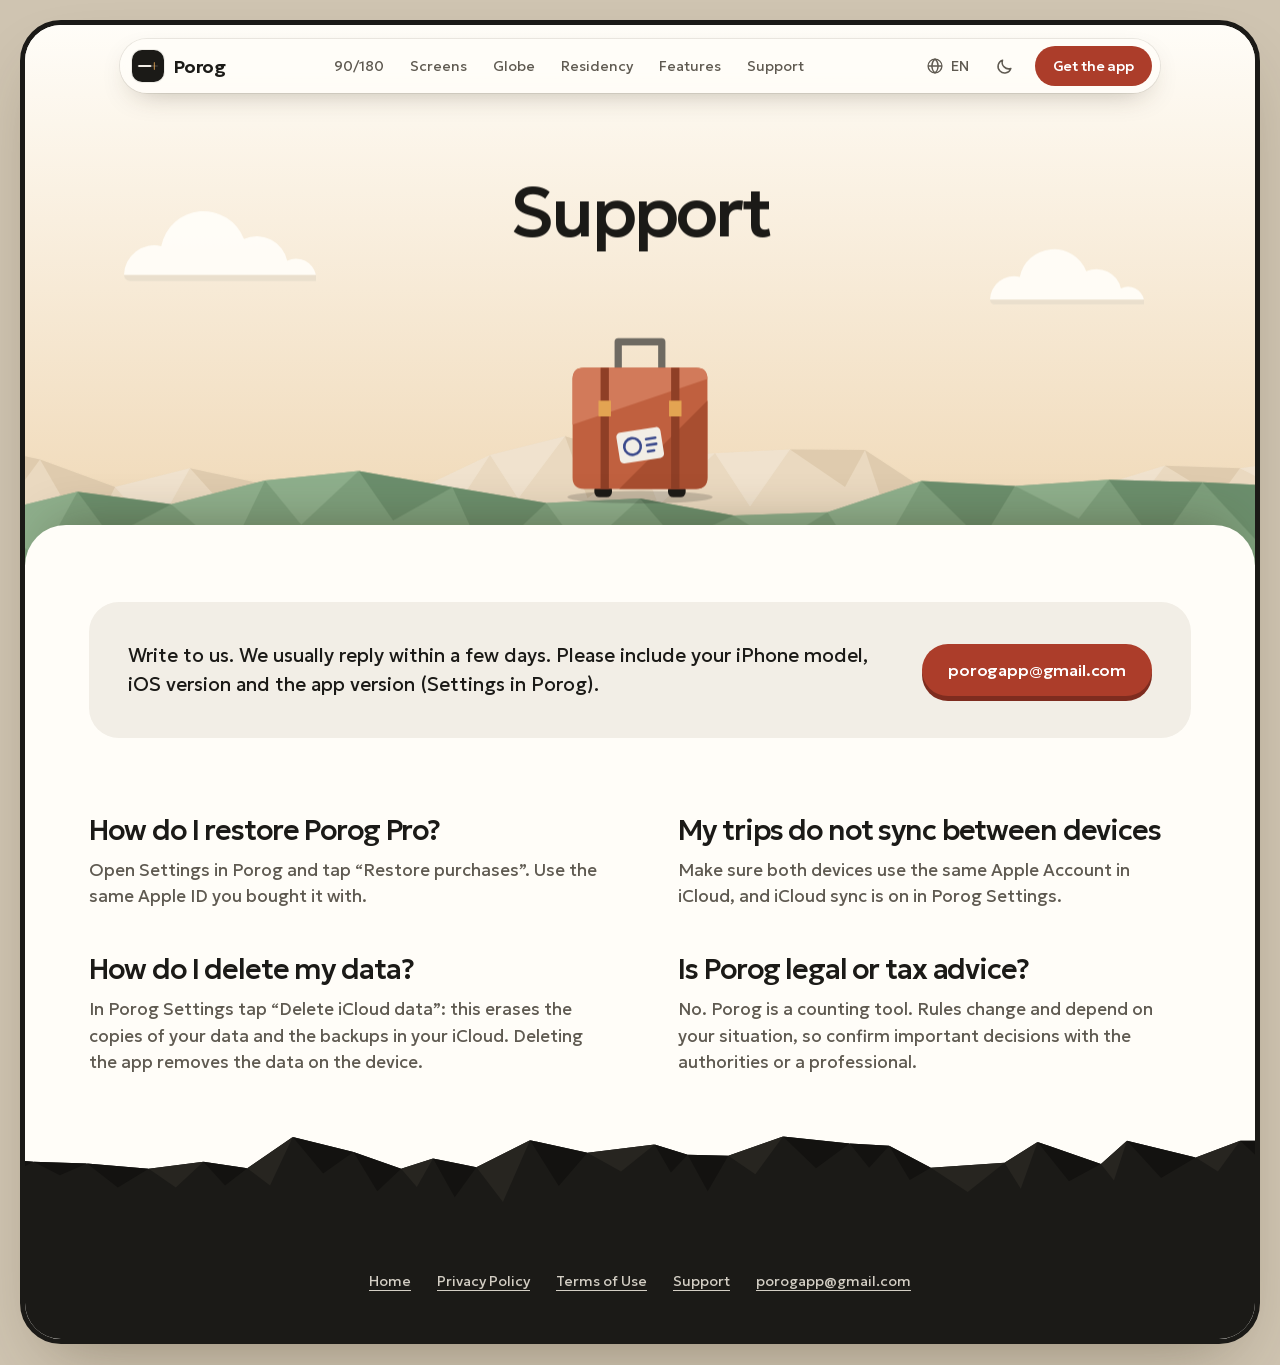
<file: support.html>
<!doctype html>
<html lang="en">
<head>
  <meta charset="utf-8">
  <meta name="viewport" content="width=device-width, initial-scale=1, viewport-fit=cover">
  <title>Support · Porog</title>
  <meta name="description" content="Contact Porog support and answers to common questions.">
  <link rel="canonical" href="https://porogapp.github.io/support.html">
  <link rel="alternate" hreflang="x-default" href="https://porogapp.github.io/support.html">
  <link rel="alternate" hreflang="en" href="https://porogapp.github.io/support.html">
  <link rel="alternate" hreflang="ru" href="https://porogapp.github.io/ru/support.html">
  <meta property="og:type" content="website">
  <meta property="og:site_name" content="Porog">
  <meta property="og:title" content="Support · Porog">
  <meta property="og:description" content="Contact Porog support and answers to common questions.">
  <meta property="og:url" content="https://porogapp.github.io/support.html">
  <meta property="og:image" content="https://porogapp.github.io/og-image.png">
  <meta property="og:image:width" content="1200">
  <meta property="og:image:height" content="630">
  <meta property="og:locale" content="en_US">
  <meta name="twitter:card" content="summary_large_image">
  <meta name="apple-itunes-app" content="app-id=6835334173">
  <script>(()=>{const C=["en","ru"],h=location.hash;let l;try{l=localStorage.getItem('lang')}catch{}if(!C.includes(l))l=navigator.languages.map(t=>t.split('-')[0]).find(t=>C.includes(t));if(h==='#ru'||h!=='#en'&&l==='ru')location.replace('ru/support.html'+(h==='#ru'?'':h))})()</script>
  <link rel="icon" href="favicon.svg" type="image/svg+xml">
  <link rel="icon" href="favicon-32.png" sizes="32x32" type="image/png">
  <link rel="apple-touch-icon" href="apple-touch-icon.png">
  <meta name="theme-color" content="#cfc4b1" media="(prefers-color-scheme: light)">
  <meta name="theme-color" content="#0d0c0a" media="(prefers-color-scheme: dark)">
  <script>(()=>{const q=matchMedia('(prefers-color-scheme: dark)'),set=()=>{let t;try{t=localStorage.getItem('theme')}catch{}document.documentElement.dataset.theme=t==='dark'||t==='light'?t:q.matches?'dark':'light'};q.addEventListener('change',set);set()})()</script>
  <link rel="preload" href="assets/fonts/geologica-latin.woff2" as="font" type="font/woff2" crossorigin>
  <link rel="stylesheet" href="assets/site.css?v=f76b8282">
  <script src="assets/site.js?v=f76b8282" defer></script>
</head>
<body>
<div class="frame" id="top">
  <header class="nav"><div class="nav-in">
    <a class="brand" href="./"><img src="apple-touch-icon.png" width="32" height="32" alt="">Porog</a>
    <nav aria-label="Porog"><ul>
      <li><a href="./#window">90/180</a></li><li><a href="./#screens">Screens</a></li><li><a href="./#globe">Globe</a></li><li><a href="./#residency">Residency</a></li><li><a href="./#features">Features</a></li><li><a href="./support.html">Support</a></li>
    </ul></nav>
    <div class="tools">
      <details class="lang"><summary aria-label="Language"><svg viewBox="0 0 24 24" fill="none" stroke="currentColor" stroke-width="1.8" aria-hidden="true"><circle cx="12" cy="12" r="9.2"/><path d="M2.8 12h18.4M12 2.8c3 2.6 4.2 5.7 4.2 9.2S15 18.6 12 21.2c-3-2.6-4.2-5.700-4.2-9.200S9 5.400 12 2.800z"/></svg>en</summary><div class="langs"><a href="support.html#en" hreflang="en" lang="en" aria-current="true">English</a><a href="ru/support.html" hreflang="ru" lang="ru">Русский</a></div></details>
      <button class="theme" id="theme" type="button" aria-label="Light or dark appearance"><svg class="day" viewBox="0 0 24 24" fill="none" stroke="currentColor" stroke-width="1.9" stroke-linecap="round" aria-hidden="true"><circle cx="12" cy="12" r="4.4"/><path d="M12 2.5v2M12 19.5v2M2.5 12h2M19.5 12h2M5.3 5.3l1.4 1.4M17.3 17.3l1.4 1.4M5.3 18.7l1.4-1.4M17.3 6.700l1.400-1.400"/></svg><svg class="moon" viewBox="0 0 24 24" fill="none" stroke="currentColor" stroke-width="1.9" stroke-linejoin="round" aria-hidden="true"><path d="M20 14.5A8.300 8.300 0 0 1 9.500 4 8.300 8.300 0 1 0 20 14.500z"/></svg></button>
      <a class="btn small" href="https://apps.apple.com/us/app/porog-days-in-country-tracker/id6835334173">Get the app</a>
    </div>
  </div></header>
  <section class="top" data-scene="top">
    <img width="320" height="120" class="layer cloud" data-y=".4" data-m="-16" src="assets/cloud.svg" alt="" style="width:clamp(110px,15vw,220px);left:8%;top:30%">
    <img width="320" height="120" class="layer cloud" data-y=".3" data-m="-26" src="assets/cloud.svg" alt="" style="width:clamp(90px,12vw,170px);right:9%;top:38%">
    <img width="2400" height="700" class="layer hills far" fetchpriority="high" data-y=".24" data-m="-12" src="assets/hills-far.svg" alt="">
    <h1 class="wrap" data-y=".3">Support</h1>
    <img width="2400" height="700" class="layer hills near" fetchpriority="high" data-y=".06" data-m="-26" src="assets/hills-near.svg" alt="">
    <img width="320" height="330" class="layer prop" data-y="-.08" data-m="14" src="assets/suitcase.svg" alt="">
  </section>
  <main class="sheet"><div class="wrap page">
    <div class="contact"><p>Write to us. We usually reply within a few days. Please include your iPhone model, iOS version and the app version (Settings in Porog).</p><a class="btn" href="mailto:porogapp@gmail.com">porogapp@gmail.com</a></div>
    <div class="faq"><section><h2>How do I restore Porog Pro?</h2><p>Open Settings in Porog and tap “Restore purchases”. Use the same Apple ID you bought it with.</p></section><section><h2>My trips do not sync between devices</h2><p>Make sure both devices use the same Apple Account in iCloud, and iCloud sync is on in Porog Settings.</p></section><section><h2>How do I delete my data?</h2><p>In Porog Settings tap “Delete iCloud data”: this erases the copies of your data and the backups in your iCloud. Deleting the app removes the data on the device.</p></section><section><h2>Is Porog legal or tax advice?</h2><p>No. Porog is a counting tool. Rules change and depend on your situation, so confirm important decisions with the authorities or a professional.</p></section></div>
  </div></main>
  <div class="ground"><img width="2400" height="160" loading="lazy" class="edge" src="assets/strata-night.svg" alt=""><footer><a href="./">Home</a><a href="./privacy.html">Privacy Policy</a><a href="https://www.apple.com/legal/internet-services/itunes/dev/stdeula/">Terms of Use</a><a href="./support.html">Support</a><a href="mailto:porogapp@gmail.com">porogapp@gmail.com</a></footer>
</div>

</div>

</body>
</html>
</file>
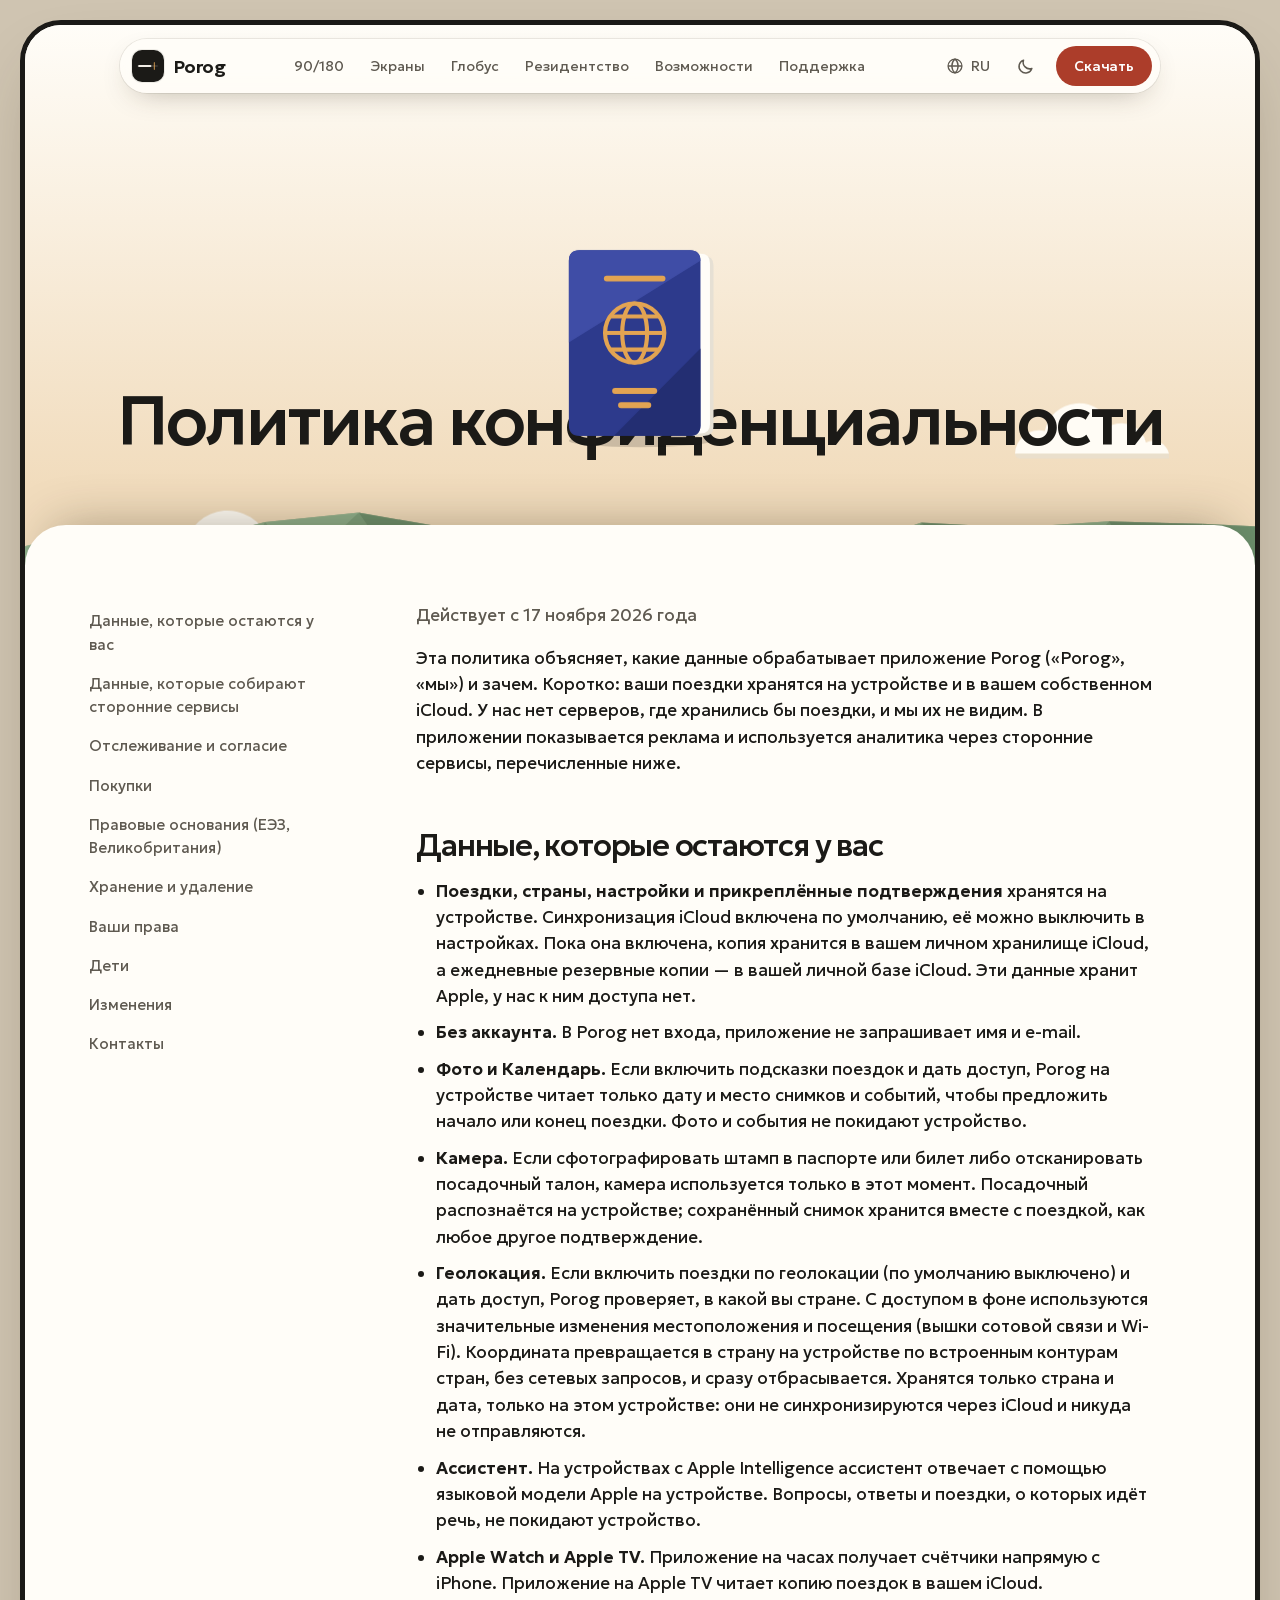
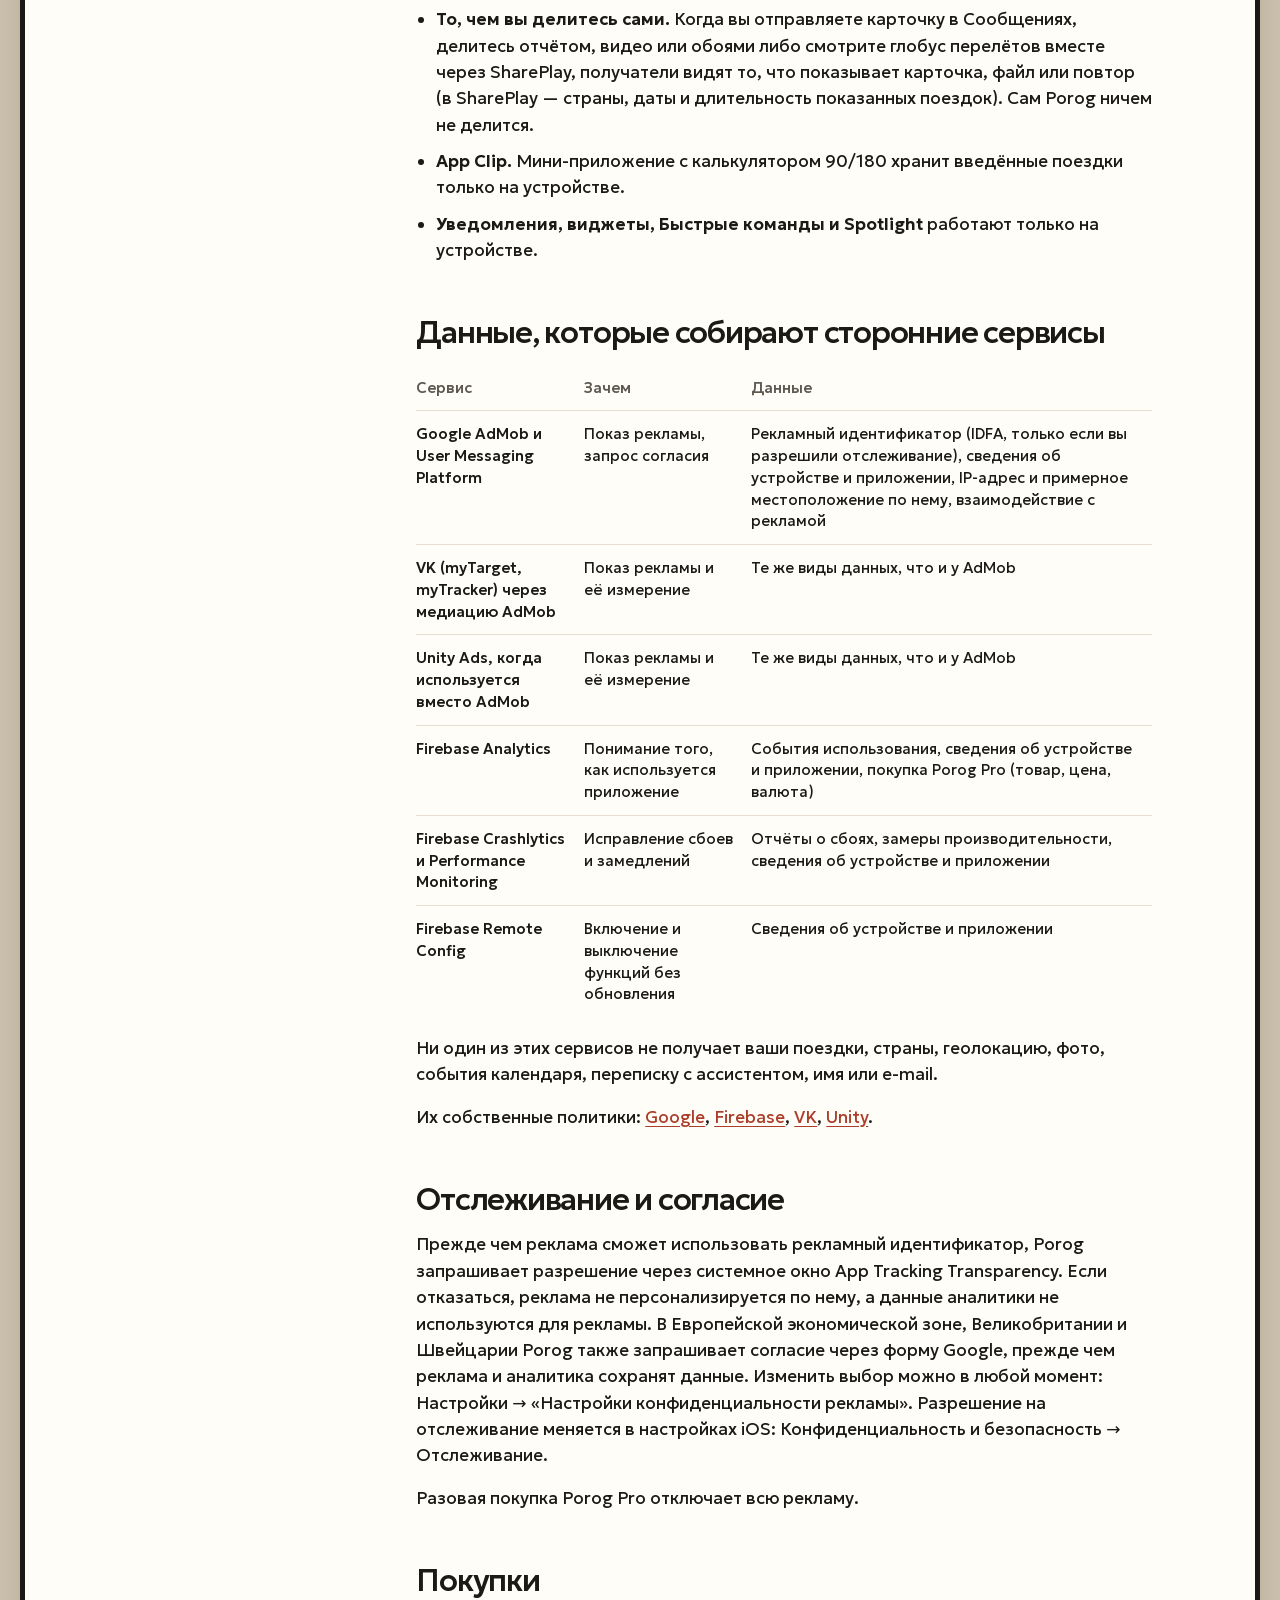
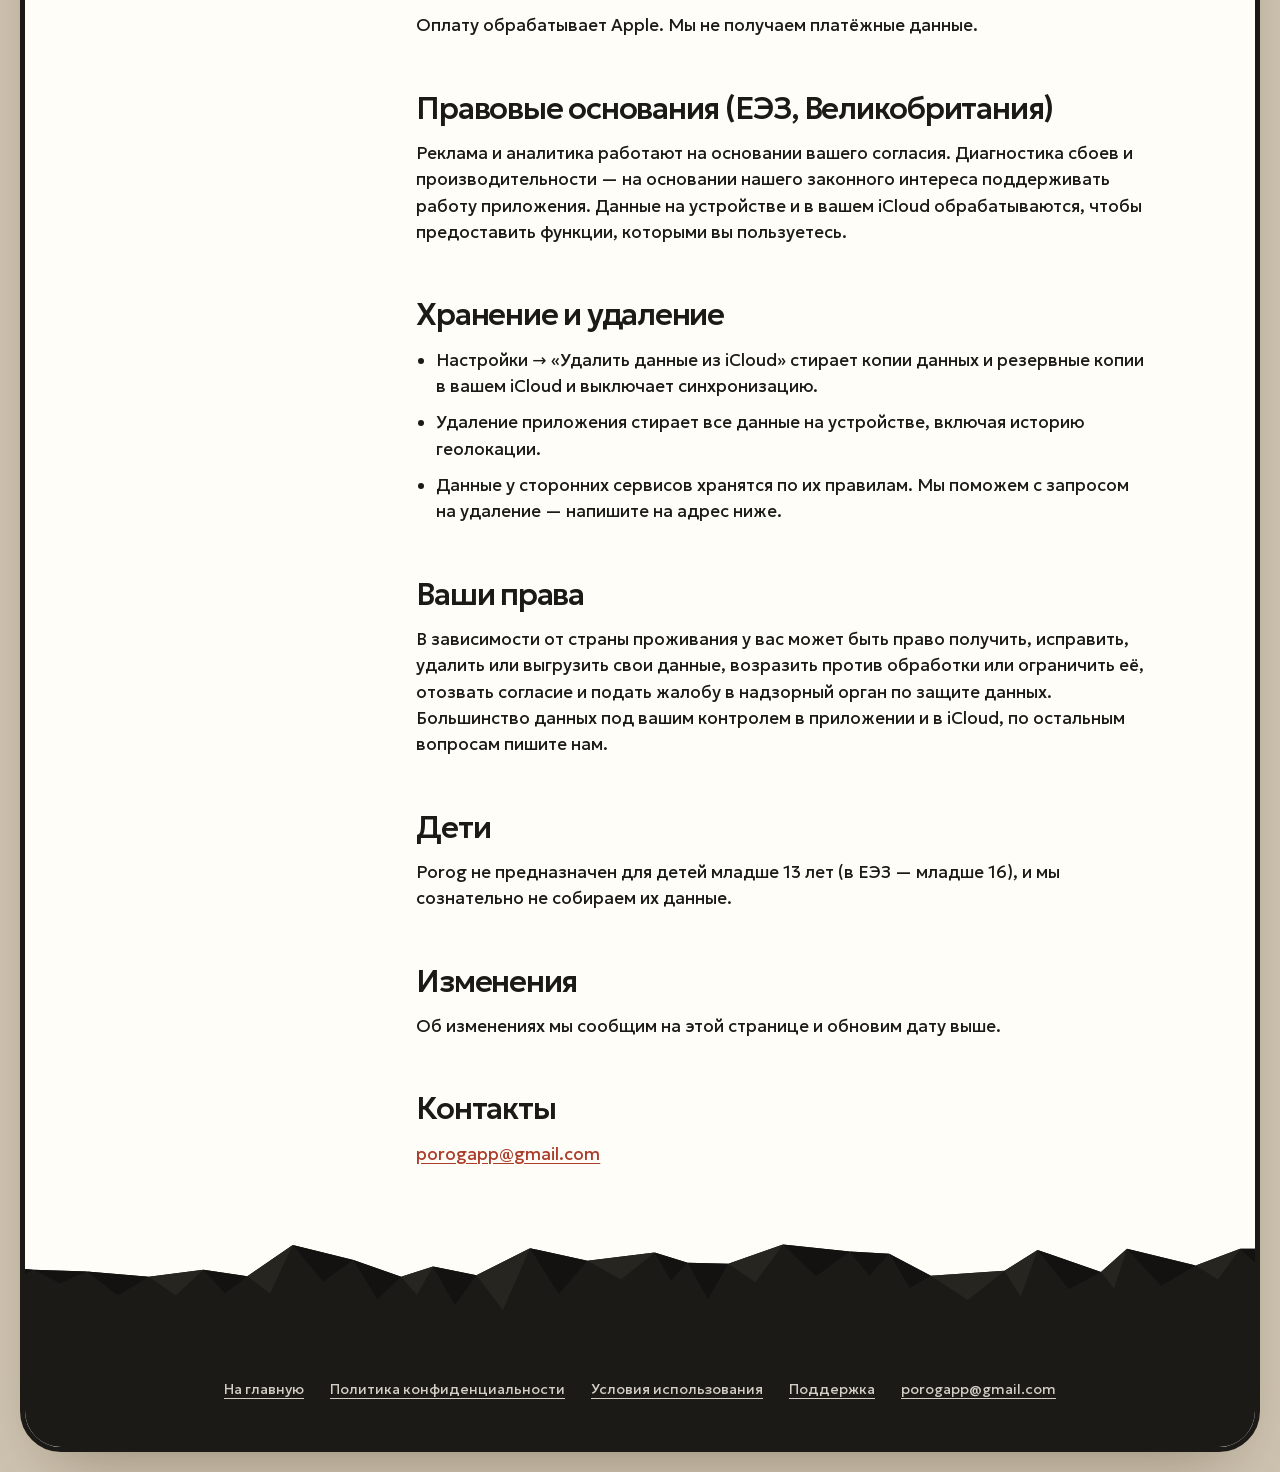
<file: ru/privacy.html>
<!doctype html>
<html lang="ru">
<head>
  <meta charset="utf-8">
  <meta name="viewport" content="width=device-width, initial-scale=1, viewport-fit=cover">
  <title>Политика конфиденциальности · Porog</title>
  <meta name="description" content="Какие данные обрабатывает Porog, какие сторонние сервисы использует и как удалить данные.">
  <link rel="canonical" href="https://porogapp.github.io/ru/privacy.html">
  <link rel="alternate" hreflang="x-default" href="https://porogapp.github.io/privacy.html">
  <link rel="alternate" hreflang="en" href="https://porogapp.github.io/privacy.html">
  <link rel="alternate" hreflang="ru" href="https://porogapp.github.io/ru/privacy.html">
  <meta property="og:type" content="website">
  <meta property="og:site_name" content="Porog">
  <meta property="og:title" content="Политика конфиденциальности · Porog">
  <meta property="og:description" content="Какие данные обрабатывает Porog, какие сторонние сервисы использует и как удалить данные.">
  <meta property="og:url" content="https://porogapp.github.io/ru/privacy.html">
  <meta property="og:image" content="https://porogapp.github.io/og-image.png">
  <meta property="og:image:width" content="1200">
  <meta property="og:image:height" content="630">
  <meta property="og:locale" content="ru_RU">
  <meta name="twitter:card" content="summary_large_image">
  <meta name="apple-itunes-app" content="app-id=6835334173">
  <link rel="icon" href="../favicon.svg" type="image/svg+xml">
  <link rel="icon" href="../favicon-32.png" sizes="32x32" type="image/png">
  <link rel="apple-touch-icon" href="../apple-touch-icon.png">
  <meta name="theme-color" content="#cfc4b1" media="(prefers-color-scheme: light)">
  <meta name="theme-color" content="#0d0c0a" media="(prefers-color-scheme: dark)">
  <script>(()=>{const q=matchMedia('(prefers-color-scheme: dark)'),set=()=>{let t;try{t=localStorage.getItem('theme')}catch{}document.documentElement.dataset.theme=t==='dark'||t==='light'?t:q.matches?'dark':'light'};q.addEventListener('change',set);set()})()</script>
  <link rel="preload" href="../assets/fonts/geologica-cyrillic.woff2" as="font" type="font/woff2" crossorigin>
  <link rel="stylesheet" href="../assets/site.css?v=f76b8282">
  <script src="../assets/site.js?v=f76b8282" defer></script>
</head>
<body>
<div class="frame" id="top">
  <header class="nav"><div class="nav-in">
    <a class="brand" href="./"><img src="../apple-touch-icon.png" width="32" height="32" alt="">Porog</a>
    <nav aria-label="Porog"><ul>
      <li><a href="./#window">90/180</a></li><li><a href="./#screens">Экраны</a></li><li><a href="./#globe">Глобус</a></li><li><a href="./#residency">Резидентство</a></li><li><a href="./#features">Возможности</a></li><li><a href="./support.html">Поддержка</a></li>
    </ul></nav>
    <div class="tools">
      <details class="lang"><summary aria-label="Язык"><svg viewBox="0 0 24 24" fill="none" stroke="currentColor" stroke-width="1.8" aria-hidden="true"><circle cx="12" cy="12" r="9.2"/><path d="M2.8 12h18.4M12 2.8c3 2.6 4.2 5.7 4.2 9.2S15 18.6 12 21.2c-3-2.6-4.2-5.700-4.2-9.200S9 5.400 12 2.800z"/></svg>ru</summary><div class="langs"><a href="../privacy.html#en" hreflang="en" lang="en">English</a><a href="../ru/privacy.html" hreflang="ru" lang="ru" aria-current="true">Русский</a></div></details>
      <button class="theme" id="theme" type="button" aria-label="Светлое или тёмное оформление"><svg class="day" viewBox="0 0 24 24" fill="none" stroke="currentColor" stroke-width="1.9" stroke-linecap="round" aria-hidden="true"><circle cx="12" cy="12" r="4.4"/><path d="M12 2.5v2M12 19.5v2M2.5 12h2M19.5 12h2M5.3 5.3l1.4 1.4M17.3 17.3l1.4 1.4M5.3 18.7l1.4-1.4M17.3 6.700l1.400-1.400"/></svg><svg class="moon" viewBox="0 0 24 24" fill="none" stroke="currentColor" stroke-width="1.9" stroke-linejoin="round" aria-hidden="true"><path d="M20 14.5A8.300 8.300 0 0 1 9.500 4 8.300 8.300 0 1 0 20 14.500z"/></svg></button>
      <a class="btn small" href="https://apps.apple.com/app/id6835334173">Скачать</a>
    </div>
  </div></header>
  <section class="top" data-scene="top">
    <img width="320" height="120" class="layer cloud" data-y=".4" data-m="-16" src="../assets/cloud.svg" alt="" style="width:clamp(110px,15vw,220px);left:10%;top:34%">
    <img width="320" height="120" class="layer cloud" data-y=".3" data-m="-26" src="../assets/cloud.svg" alt="" style="width:clamp(90px,12vw,170px);right:7%;top:28%">
    <img width="2400" height="700" class="layer hills far" fetchpriority="high" data-y=".24" data-m="-12" src="../assets/hills-far.svg" alt="">
    <h1 class="wrap" data-y=".3">Политика конфиденциальности</h1>
    <img width="2400" height="700" class="layer hills near" fetchpriority="high" data-y=".06" data-m="-26" src="../assets/hills-near.svg" alt="">
    <img width="280" height="360" class="layer prop" data-y="-.08" data-m="14" src="../assets/passport.svg" alt="">
  </section>
  <main class="sheet"><div class="wrap page">
    <div class="legal"><nav class="toc" aria-label="Политика конфиденциальности"><a href="#p1">Данные, которые остаются у вас</a><a href="#p2">Данные, которые собирают сторонние сервисы</a><a href="#p3">Отслеживание и согласие</a><a href="#p4">Покупки</a><a href="#p5">Правовые основания (ЕЭЗ, Великобритания)</a><a href="#p6">Хранение и удаление</a><a href="#p7">Ваши права</a><a href="#p8">Дети</a><a href="#p9">Изменения</a><a href="#p10">Контакты</a></nav><article class="prose"><p class="meta">Действует с 17 ноября 2026 года</p>

<p>Эта политика объясняет, какие данные обрабатывает приложение Porog («Porog», «мы») и зачем. Коротко: ваши поездки хранятся на устройстве и в вашем собственном iCloud. У нас нет серверов, где хранились бы поездки, и мы их не видим. В приложении показывается реклама и используется аналитика через сторонние сервисы, перечисленные ниже.</p>

<h2 id="p1">Данные, которые остаются у вас</h2>
<ul>
  <li><b>Поездки, страны, настройки и прикреплённые подтверждения</b> хранятся на устройстве. Синхронизация iCloud включена по умолчанию, её можно выключить в настройках. Пока она включена, копия хранится в вашем личном хранилище iCloud, а ежедневные резервные копии — в вашей личной базе iCloud. Эти данные хранит Apple, у нас к ним доступа нет.</li>
  <li><b>Без аккаунта.</b> В Porog нет входа, приложение не запрашивает имя и e-mail.</li>
  <li><b>Фото и Календарь.</b> Если включить подсказки поездок и дать доступ, Porog на устройстве читает только дату и место снимков и событий, чтобы предложить начало или конец поездки. Фото и события не покидают устройство.</li>
  <li><b>Камера.</b> Если сфотографировать штамп в паспорте или билет либо отсканировать посадочный талон, камера используется только в этот момент. Посадочный распознаётся на устройстве; сохранённый снимок хранится вместе с поездкой, как любое другое подтверждение.</li>
  <li><b>Геолокация.</b> Если включить поездки по геолокации (по умолчанию выключено) и дать доступ, Porog проверяет, в какой вы стране. С доступом в фоне используются значительные изменения местоположения и посещения (вышки сотовой связи и Wi-Fi). Координата превращается в страну на устройстве по встроенным контурам стран, без сетевых запросов, и сразу отбрасывается. Хранятся только страна и дата, только на этом устройстве: они не синхронизируются через iCloud и никуда не отправляются.</li>
  <li><b>Ассистент.</b> На устройствах с Apple Intelligence ассистент отвечает с помощью языковой модели Apple на устройстве. Вопросы, ответы и поездки, о которых идёт речь, не покидают устройство.</li>
  <li><b>Apple Watch и Apple TV.</b> Приложение на часах получает счётчики напрямую с iPhone. Приложение на Apple TV читает копию поездок в вашем iCloud.</li>
  <li><b>То, чем вы делитесь сами.</b> Когда вы отправляете карточку в Сообщениях, делитесь отчётом, видео или обоями либо смотрите глобус перелётов вместе через SharePlay, получатели видят то, что показывает карточка, файл или повтор (в SharePlay — страны, даты и длительность показанных поездок). Сам Porog ничем не делится.</li>
  <li><b>App Clip.</b> Мини-приложение с калькулятором 90/180 хранит введённые поездки только на устройстве.</li>
  <li><b>Уведомления, виджеты, Быстрые команды и Spotlight</b> работают только на устройстве.</li>
</ul>

<h2 id="p2">Данные, которые собирают сторонние сервисы</h2>
<div class="table-wrap">
  <table>
    <tr><th>Сервис</th><th>Зачем</th><th>Данные</th></tr>
    <tr><td>Google AdMob и User Messaging Platform</td><td>Показ рекламы, запрос согласия</td><td>Рекламный идентификатор (IDFA, только если вы разрешили отслеживание), сведения об устройстве и приложении, IP-адрес и примерное местоположение по нему, взаимодействие с рекламой</td></tr>
    <tr><td>VK (myTarget, myTracker) через медиацию AdMob</td><td>Показ рекламы и её измерение</td><td>Те же виды данных, что и у AdMob</td></tr>
    <tr><td>Unity Ads, когда используется вместо AdMob</td><td>Показ рекламы и её измерение</td><td>Те же виды данных, что и у AdMob</td></tr>
    <tr><td>Firebase Analytics</td><td>Понимание того, как используется приложение</td><td>События использования, сведения об устройстве и приложении, покупка Porog Pro (товар, цена, валюта)</td></tr>
    <tr><td>Firebase Crashlytics и Performance Monitoring</td><td>Исправление сбоев и замедлений</td><td>Отчёты о сбоях, замеры производительности, сведения об устройстве и приложении</td></tr>
    <tr><td>Firebase Remote Config</td><td>Включение и выключение функций без обновления</td><td>Сведения об устройстве и приложении</td></tr>
  </table>
</div>
<p>Ни один из этих сервисов не получает ваши поездки, страны, геолокацию, фото, события календаря, переписку с ассистентом, имя или e-mail.</p>
<p>Их собственные политики: <a href="https://policies.google.com/privacy">Google</a>, <a href="https://firebase.google.com/support/privacy">Firebase</a>, <a href="https://vk.company/ru/company/privacy/">VK</a>, <a href="https://unity.com/legal/privacy-policy">Unity</a>.</p>

<h2 id="p3">Отслеживание и согласие</h2>
<p>Прежде чем реклама сможет использовать рекламный идентификатор, Porog запрашивает разрешение через системное окно App Tracking Transparency. Если отказаться, реклама не персонализируется по нему, а данные аналитики не используются для рекламы. В Европейской экономической зоне, Великобритании и Швейцарии Porog также запрашивает согласие через форму Google, прежде чем реклама и аналитика сохранят данные. Изменить выбор можно в любой момент: Настройки → «Настройки конфиденциальности рекламы». Разрешение на отслеживание меняется в настройках iOS: Конфиденциальность и безопасность → Отслеживание.</p>
<p>Разовая покупка Porog Pro отключает всю рекламу.</p>

<h2 id="p4">Покупки</h2>
<p>Оплату обрабатывает Apple. Мы не получаем платёжные данные.</p>

<h2 id="p5">Правовые основания (ЕЭЗ, Великобритания)</h2>
<p>Реклама и аналитика работают на основании вашего согласия. Диагностика сбоев и производительности — на основании нашего законного интереса поддерживать работу приложения. Данные на устройстве и в вашем iCloud обрабатываются, чтобы предоставить функции, которыми вы пользуетесь.</p>

<h2 id="p6">Хранение и удаление</h2>
<ul>
  <li>Настройки → «Удалить данные из iCloud» стирает копии данных и резервные копии в вашем iCloud и выключает синхронизацию.</li>
  <li>Удаление приложения стирает все данные на устройстве, включая историю геолокации.</li>
  <li>Данные у сторонних сервисов хранятся по их правилам. Мы поможем с запросом на удаление — напишите на адрес ниже.</li>
</ul>

<h2 id="p7">Ваши права</h2>
<p>В зависимости от страны проживания у вас может быть право получить, исправить, удалить или выгрузить свои данные, возразить против обработки или ограничить её, отозвать согласие и подать жалобу в надзорный орган по защите данных. Большинство данных под вашим контролем в приложении и в iCloud, по остальным вопросам пишите нам.</p>

<h2 id="p8">Дети</h2>
<p>Porog не предназначен для детей младше 13 лет (в ЕЭЗ — младше 16), и мы сознательно не собираем их данные.</p>

<h2 id="p9">Изменения</h2>
<p>Об изменениях мы сообщим на этой странице и обновим дату выше.</p>

<h2 id="p10">Контакты</h2>
<p><a href="mailto:porogapp@gmail.com">porogapp@gmail.com</a></p>
</article></div>
  </div></main>
  <div class="ground"><img width="2400" height="160" loading="lazy" class="edge" src="../assets/strata-night.svg" alt=""><footer><a href="./">На главную</a><a href="./privacy.html">Политика конфиденциальности</a><a href="https://www.apple.com/legal/internet-services/itunes/dev/stdeula/">Условия использования</a><a href="./support.html">Поддержка</a><a href="mailto:porogapp@gmail.com">porogapp@gmail.com</a></footer>
</div>

</div>

</body>
</html>
</file>
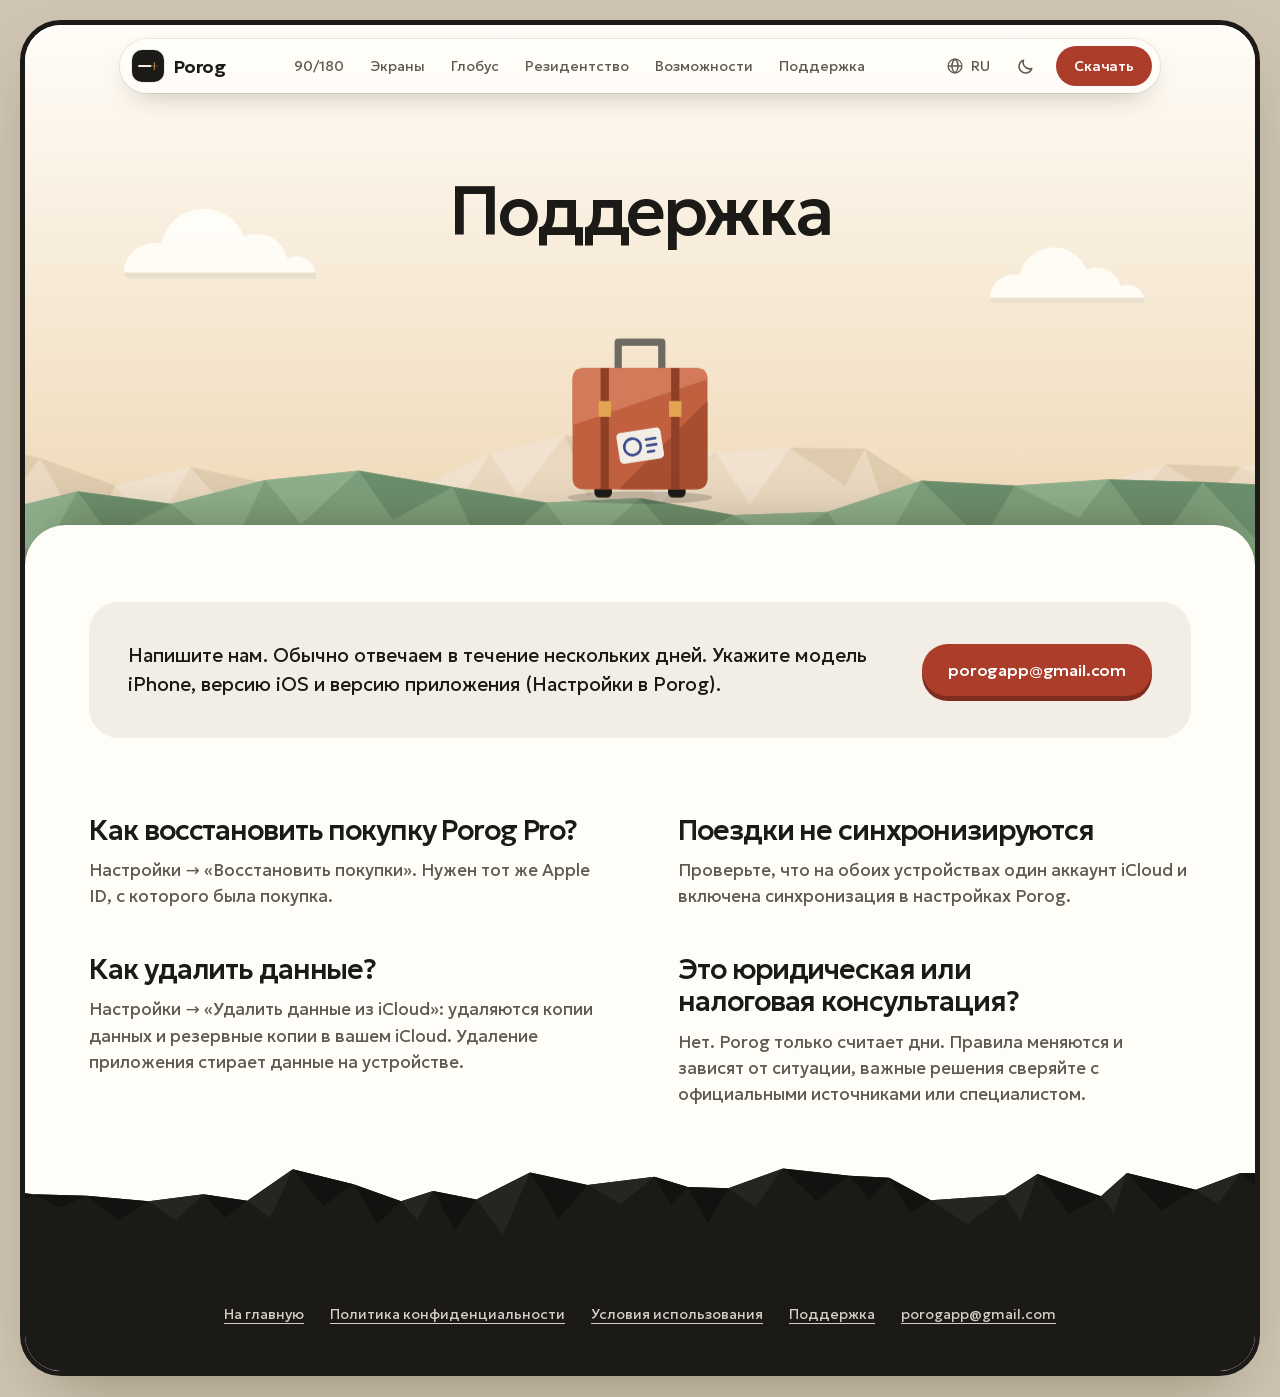
<file: ru/support.html>
<!doctype html>
<html lang="ru">
<head>
  <meta charset="utf-8">
  <meta name="viewport" content="width=device-width, initial-scale=1, viewport-fit=cover">
  <title>Поддержка · Porog</title>
  <meta name="description" content="Связаться с поддержкой Porog и ответы на частые вопросы.">
  <link rel="canonical" href="https://porogapp.github.io/ru/support.html">
  <link rel="alternate" hreflang="x-default" href="https://porogapp.github.io/support.html">
  <link rel="alternate" hreflang="en" href="https://porogapp.github.io/support.html">
  <link rel="alternate" hreflang="ru" href="https://porogapp.github.io/ru/support.html">
  <meta property="og:type" content="website">
  <meta property="og:site_name" content="Porog">
  <meta property="og:title" content="Поддержка · Porog">
  <meta property="og:description" content="Связаться с поддержкой Porog и ответы на частые вопросы.">
  <meta property="og:url" content="https://porogapp.github.io/ru/support.html">
  <meta property="og:image" content="https://porogapp.github.io/og-image.png">
  <meta property="og:image:width" content="1200">
  <meta property="og:image:height" content="630">
  <meta property="og:locale" content="ru_RU">
  <meta name="twitter:card" content="summary_large_image">
  <meta name="apple-itunes-app" content="app-id=6835334173">
  <link rel="icon" href="../favicon.svg" type="image/svg+xml">
  <link rel="icon" href="../favicon-32.png" sizes="32x32" type="image/png">
  <link rel="apple-touch-icon" href="../apple-touch-icon.png">
  <meta name="theme-color" content="#cfc4b1" media="(prefers-color-scheme: light)">
  <meta name="theme-color" content="#0d0c0a" media="(prefers-color-scheme: dark)">
  <script>(()=>{const q=matchMedia('(prefers-color-scheme: dark)'),set=()=>{let t;try{t=localStorage.getItem('theme')}catch{}document.documentElement.dataset.theme=t==='dark'||t==='light'?t:q.matches?'dark':'light'};q.addEventListener('change',set);set()})()</script>
  <link rel="preload" href="../assets/fonts/geologica-cyrillic.woff2" as="font" type="font/woff2" crossorigin>
  <link rel="stylesheet" href="../assets/site.css?v=f76b8282">
  <script src="../assets/site.js?v=f76b8282" defer></script>
</head>
<body>
<div class="frame" id="top">
  <header class="nav"><div class="nav-in">
    <a class="brand" href="./"><img src="../apple-touch-icon.png" width="32" height="32" alt="">Porog</a>
    <nav aria-label="Porog"><ul>
      <li><a href="./#window">90/180</a></li><li><a href="./#screens">Экраны</a></li><li><a href="./#globe">Глобус</a></li><li><a href="./#residency">Резидентство</a></li><li><a href="./#features">Возможности</a></li><li><a href="./support.html">Поддержка</a></li>
    </ul></nav>
    <div class="tools">
      <details class="lang"><summary aria-label="Язык"><svg viewBox="0 0 24 24" fill="none" stroke="currentColor" stroke-width="1.8" aria-hidden="true"><circle cx="12" cy="12" r="9.2"/><path d="M2.8 12h18.4M12 2.8c3 2.6 4.2 5.7 4.2 9.2S15 18.6 12 21.2c-3-2.6-4.2-5.700-4.2-9.200S9 5.400 12 2.800z"/></svg>ru</summary><div class="langs"><a href="../support.html#en" hreflang="en" lang="en">English</a><a href="../ru/support.html" hreflang="ru" lang="ru" aria-current="true">Русский</a></div></details>
      <button class="theme" id="theme" type="button" aria-label="Светлое или тёмное оформление"><svg class="day" viewBox="0 0 24 24" fill="none" stroke="currentColor" stroke-width="1.9" stroke-linecap="round" aria-hidden="true"><circle cx="12" cy="12" r="4.4"/><path d="M12 2.5v2M12 19.5v2M2.5 12h2M19.5 12h2M5.3 5.3l1.4 1.4M17.3 17.3l1.4 1.4M5.3 18.7l1.4-1.4M17.3 6.700l1.400-1.400"/></svg><svg class="moon" viewBox="0 0 24 24" fill="none" stroke="currentColor" stroke-width="1.9" stroke-linejoin="round" aria-hidden="true"><path d="M20 14.5A8.300 8.300 0 0 1 9.500 4 8.300 8.300 0 1 0 20 14.500z"/></svg></button>
      <a class="btn small" href="https://apps.apple.com/app/id6835334173">Скачать</a>
    </div>
  </div></header>
  <section class="top" data-scene="top">
    <img width="320" height="120" class="layer cloud" data-y=".4" data-m="-16" src="../assets/cloud.svg" alt="" style="width:clamp(110px,15vw,220px);left:8%;top:30%">
    <img width="320" height="120" class="layer cloud" data-y=".3" data-m="-26" src="../assets/cloud.svg" alt="" style="width:clamp(90px,12vw,170px);right:9%;top:38%">
    <img width="2400" height="700" class="layer hills far" fetchpriority="high" data-y=".24" data-m="-12" src="../assets/hills-far.svg" alt="">
    <h1 class="wrap" data-y=".3">Поддержка</h1>
    <img width="2400" height="700" class="layer hills near" fetchpriority="high" data-y=".06" data-m="-26" src="../assets/hills-near.svg" alt="">
    <img width="320" height="330" class="layer prop" data-y="-.08" data-m="14" src="../assets/suitcase.svg" alt="">
  </section>
  <main class="sheet"><div class="wrap page">
    <div class="contact"><p>Напишите нам. Обычно отвечаем в течение нескольких дней. Укажите модель iPhone, версию iOS и версию приложения (Настройки в Porog).</p><a class="btn" href="mailto:porogapp@gmail.com">porogapp@gmail.com</a></div>
    <div class="faq"><section><h2>Как восстановить покупку Porog Pro?</h2><p>Настройки → «Восстановить покупки». Нужен тот же Apple ID, с которого была покупка.</p></section><section><h2>Поездки не синхронизируются</h2><p>Проверьте, что на обоих устройствах один аккаунт iCloud и включена синхронизация в настройках Porog.</p></section><section><h2>Как удалить данные?</h2><p>Настройки → «Удалить данные из iCloud»: удаляются копии данных и резервные копии в вашем iCloud. Удаление приложения стирает данные на устройстве.</p></section><section><h2>Это юридическая или налоговая консультация?</h2><p>Нет. Porog только считает дни. Правила меняются и зависят от ситуации, важные решения сверяйте с официальными источниками или специалистом.</p></section></div>
  </div></main>
  <div class="ground"><img width="2400" height="160" loading="lazy" class="edge" src="../assets/strata-night.svg" alt=""><footer><a href="./">На главную</a><a href="./privacy.html">Политика конфиденциальности</a><a href="https://www.apple.com/legal/internet-services/itunes/dev/stdeula/">Условия использования</a><a href="./support.html">Поддержка</a><a href="mailto:porogapp@gmail.com">porogapp@gmail.com</a></footer>
</div>

</div>

</body>
</html>
</file>
<file: assets/site.css>
/* Geologica (SIL OFL 1.1, fonts/OFL.txt): the files are ours, visitors never reach Google. */
@font-face { font-family: "Geologica"; font-weight: 400 600; font-display: swap; src: url(fonts/geologica-cyrillic.woff2) format("woff2"); unicode-range: U+0301, U+0400-045F, U+0490-0491, U+04B0-04B1, U+2116; }
@font-face { font-family: "Geologica"; font-weight: 400 600; font-display: swap; src: url(fonts/geologica-latin-ext.woff2) format("woff2"); unicode-range: U+0100-02BA, U+02BD-02C5, U+02C7-02CC, U+02CE-02D7, U+02DD-02FF, U+0304, U+0308, U+0329, U+1D00-1DBF, U+1E00-1E9F, U+1EF2-1EFF, U+2020, U+20A0-20AB, U+20AD-20C4, U+2113, U+2C60-2C7F, U+A720-A7FF; }
@font-face { font-family: "Geologica"; font-weight: 400 600; font-display: swap; src: url(fonts/geologica-latin.woff2) format("woff2"); unicode-range: U+0000-00FF, U+0131, U+0152-0153, U+02BB-02BC, U+02C6, U+02DA, U+02DC, U+0304, U+0308, U+0329, U+2000-206F, U+20AC, U+2122, U+2191, U+2193, U+2212, U+2215, U+FEFF, U+FFFD; }
/* Arial with Geologica's width and line: text does not jump when the font arrives. */
@font-face { font-family: "Geologica Fallback"; src: local("Arial"), local("ArialMT"), local("Roboto"); size-adjust: 107%; ascent-override: 91.6%; descent-override: 25.2%; line-gap-override: 0%; }

/* One framed sheet: from the sky over a paper sheet, then past four layers of days, from free days to the threshold.
   Colours follow the app's Palette (Porog/Shared/Theme.swift). The theme is in data-theme on <html>, set by the script in <head>. */
:root {
  --outside: #cfc4b1; --sheet: #fffdf8; --frame: #1b1a17; --ink: #1b1a17; --soft: #5f5a51; --second: #b0573c; --line: #e6dfd1;
  --sky-top: #fffdf8; --sky-mid: #f9f0e0; --sky: #f1dcbd; --panel: #f2eee6; --panel-edge: #d3c8b5; --blob: #e8dfcd;
  --go: #ac3d2a; --go-edge: #7e2c1f; --link: #ac3d2a; --loud: #2f6b4f; --faint: #a8894f; --off: #8d867a;
  --ok: #2b7248; --ok-bg: #dceadf; --warn: #e3a452; --bad: #ac3d2a; --cover: #2d3a8c; --cover-edge: #1f2866; --day: #e0d8c8;
  --pill: rgb(27 26 23 / .28); --glass: rgb(255 253 248 / .86); --hairline: rgb(27 26 23 / .08); --shade: rgb(58 45 22 / .42);
  --sun: #eeb36a; --halo: rgb(238 179 106 / .32);
  --band-ok: #3f664b; --band-warn: #8a5a1a; --band-bad: #8c3525; --band-night: #1b1a17; --cream: #f8efe0;
  --stamp: #2f6b4f;
  --font: "Geologica", "Geologica Fallback", "Avenir Next", "Segoe UI", system-ui, sans-serif;
  --edge: max(87px, 6.7vw); /* height of .edge: 160/2400 of max(100%, 1300px) */
  --gap: clamp(8px, 1.6vw, 22px); --radius: clamp(24px, 3.2vw, 44px);
  --gutter-l: max(clamp(16px, 5vw, 72px), env(safe-area-inset-left, 0px));
  --gutter-r: max(clamp(16px, 5vw, 72px), env(safe-area-inset-right, 0px));
  --float: 0 1px 2px rgb(58 45 22 / .1), 0 18px 40px -12px rgb(58 45 22 / .32);
}
:root[data-theme="dark"] {
  color-scheme: dark;
  --outside: #0d0c0a; --sheet: #1c1a17; --frame: #4a463f; --ink: #f2eee6; --soft: #b8b2a6; --second: #e8a084; --line: #3a362f;
  --sky-top: #121318; --sky-mid: #191a20; --sky: #25242a; --panel: #26231f; --panel-edge: #0f0e0c; --blob: #302c27;
  --go: #b94a35; --go-edge: #6f2517; --link: #e8806c; --loud: #6cc08f; --faint: #a8894f; --off: #736d63;
  --ok: #6cc08f; --ok-bg: #1f3327; --bad: #e8806c; --cover: #3b4790; --cover-edge: #232b61; --day: #3d3932;
  --pill: rgb(242 238 230 / .32); --glass: rgb(28 26 23 / .88); --hairline: rgb(242 238 230 / .1); --shade: rgb(0 0 0 / .6);
  --sun: #efe9dc; --halo: rgb(239 233 220 / .1);
  --band-ok: #25402f; --band-warn: #5b3b11; --band-bad: #5f2318; --band-night: #131210;
  --stamp: #6cc08f;
  --float: 0 0 0 1px rgb(242 238 230 / .08), 0 18px 40px -12px rgb(0 0 0 / .6);
}
:root[data-theme="dark"] :is(.hero, .top, .gate)::before { content: ""; position: absolute; inset: 0 0 35%; z-index: 0; background: radial-gradient(1.6px 1.6px at 22px 34px, #efe9dc, transparent), radial-gradient(1.2px 1.2px at 118px 92px, rgb(239 233 220 / .7), transparent), radial-gradient(1.4px 1.4px at 196px 22px, rgb(239 233 220 / .8), transparent), radial-gradient(1px 1px at 254px 148px, rgb(239 233 220 / .6), transparent), radial-gradient(1.3px 1.3px at 64px 176px, rgb(239 233 220 / .5), transparent); background-size: 290px 210px; mask-image: linear-gradient(#000, transparent); pointer-events: none; }
:root[data-theme="dark"] img[src$="cloud.svg"] { content: url(cloud-dark.svg); }
:root[data-theme="dark"] img[src$="cypress.svg"] { content: url(cypress-dark.svg); }
:root[data-theme="dark"] img[src$="hills-far.svg"] { content: url(hills-far-dark.svg); }
:root[data-theme="dark"] img[src$="hills-mid.svg"] { content: url(hills-mid-dark.svg); }
:root[data-theme="dark"] img[src$="hills-near.svg"] { content: url(hills-near-dark.svg); }
:root[data-theme="dark"] img[src$="turf.svg"] { content: url(turf-dark.svg); }
:root[data-theme="dark"] img[src$="strata-warn.svg"] { content: url(strata-warn-dark.svg); }
:root[data-theme="dark"] img[src$="strata-bad.svg"] { content: url(strata-bad-dark.svg); }
:root[data-theme="dark"] img[src$="strata-night.svg"] { content: url(strata-night-dark.svg); }
:root[data-theme="dark"] :is(.card, .langs, .rail div) { background: #2b2823; }
:root[data-theme="dark"] .phone { box-shadow: inset 0 0 0 1.5px #5c574f, 0 40px 70px -24px rgb(0 0 0 / .8); }
:root[data-theme="dark"] .phone > img { filter: brightness(.92); }
*, *::before, *::after { box-sizing: border-box; }
html { scroll-behavior: smooth; }
body { margin: 0; background: var(--outside); color: var(--ink); font: 400 17px/1.55 var(--font); -webkit-font-smoothing: antialiased; -webkit-text-size-adjust: 100%; }
h1, h2, h3, p, dl, dd { margin: 0; }
h1, h2, h3 { font-weight: 500; letter-spacing: -.04em; line-height: 1.04; text-wrap: balance; overflow-wrap: break-word; }
h1 { font-size: clamp(2.5rem, 6.3vw, 5.4rem); }
h2 { font-size: clamp(2.1rem, 4.8vw, 4rem); }
h1 span, h2 span { display: block; color: var(--second); }
img, svg { display: block; height: auto; }
a { color: inherit; }
:focus-visible { outline: 3px solid var(--link); outline-offset: 3px; }
.frame { position: relative; margin: var(--gap); border: clamp(3px, .4vw, 5px) solid var(--frame); border-radius: var(--radius); background: var(--sheet); overflow: clip; box-shadow: 0 30px 70px -30px var(--shade); }
.wrap { padding-left: var(--gutter-l); padding-right: var(--gutter-r); max-width: 1360px; margin-inline: auto; }

/* Nav */
.nav { position: sticky; top: env(safe-area-inset-top, 0px); z-index: 50; display: flow-root; height: 0; }
.nav-in { display: flex; align-items: center; justify-content: space-between; gap: 16px; margin: 14px auto 0; width: min(1040px, calc(100% - 28px)); padding: 7px 8px 7px 12px; border-radius: 999px; background: var(--glass); backdrop-filter: blur(14px); box-shadow: 0 0 0 1px var(--hairline), 0 10px 30px -14px var(--shade); }
.brand { display: flex; align-items: center; gap: 9px; font-weight: 600; font-size: 18px; letter-spacing: -.03em; text-decoration: none; }
.brand img { width: 32px; height: 32px; border-radius: 10px; box-shadow: 0 0 0 1px var(--hairline); }
.nav ul { display: flex; gap: 2px; list-style: none; margin: 0; padding: 0; font-size: 14px; }
.nav li a { display: block; padding: 9px 12px; white-space: nowrap; border-radius: 999px; text-decoration: none; color: var(--soft); transition: background .2s, color .2s; }
.nav li a:hover { background: var(--panel); color: var(--ink); }
.btn { display: inline-flex; align-items: center; justify-content: center; min-height: 52px; padding: 0 26px; border: 0; border-radius: 999px; background: var(--go); color: #fff; font: 500 16px/1 var(--font); letter-spacing: -.01em; text-decoration: none; cursor: pointer; box-shadow: 0 5px 0 var(--go-edge); transition: translate .12s, box-shadow .12s; }
.btn:hover { translate: 0 1px; box-shadow: 0 4px 0 var(--go-edge); }
.btn:active { translate: 0 5px; box-shadow: 0 0 0 var(--go-edge); }
.btn.small { min-height: 40px; padding: 0 18px; font-size: 14px; box-shadow: none; }
.store { display: inline-flex; align-items: center; gap: 10px; min-height: 52px; padding: 8px 20px 8px 15px; border-radius: 999px; background: #000; color: #fff; text-decoration: none; box-shadow: inset 0 0 0 1px #a6a6a6; }
.store svg { flex: none; }
.store span { display: flex; flex-direction: column; font-size: 19px; font-weight: 600; line-height: 1.08; text-align: start; }
.store small { font-size: 11px; font-weight: 400; }
.tools { display: flex; align-items: center; gap: 4px; }
.tools .btn { margin-inline-start: 6px; white-space: nowrap; }
.theme { display: grid; place-items: center; width: 40px; height: 40px; padding: 0; border: 0; border-radius: 50%; background: none; color: var(--soft); cursor: pointer; }
.theme:hover { background: var(--panel); color: var(--ink); }
.theme svg { width: 19px; height: 19px; }
:root[data-theme="dark"] .theme .moon, :root:not([data-theme="dark"]) .theme .day { display: none; }
.lang { position: relative; }
.lang summary { display: flex; align-items: center; gap: 7px; min-height: 40px; padding: 0 12px; border-radius: 99px; list-style: none; cursor: pointer; font-size: 14px; color: var(--soft); text-transform: uppercase; }
.lang summary::-webkit-details-marker { display: none; }
.lang summary:hover, .lang[open] summary { background: var(--panel); color: var(--ink); }
.lang svg { width: 18px; height: 18px; }
.langs { position: absolute; right: 0; top: 52px; min-width: 150px; padding: 8px; border-radius: 20px; background: var(--sheet); box-shadow: var(--float); display: grid; gap: 2px; font-size: 14px; }
.langs a { padding: 9px 12px; border-radius: 12px; text-decoration: none; }
.langs a:hover { background: var(--panel); }
.langs a[aria-current] { background: var(--go); color: #fff; }

/* Hero */
.hero { position: relative; height: clamp(880px, 106vh, 1080px); background: linear-gradient(var(--sky-top) 0, var(--sky-mid) 34%, var(--sky) 78%); overflow: clip; perspective: 1400px; }
.hero-text { position: relative; z-index: 2; text-align: center; padding-top: clamp(108px, 14vh, 146px); }
.hero-text p { max-width: 34em; margin: 20px auto 0; color: var(--soft); text-wrap: balance; }
.cta { display: flex; flex-wrap: wrap; justify-content: center; gap: 12px; margin-top: 26px; }
.layer { position: absolute; pointer-events: none; user-select: none; }
.hills { left: 50%; width: max(112%, 1500px); max-width: none; margin-left: calc(max(112%, 1500px) / -2); }
.far { bottom: -60px; z-index: 1; } .mid { bottom: -180px; z-index: 2; } .near { bottom: -320px; z-index: 5; }
.sun { z-index: 0; width: clamp(150px, 19vw, 280px); aspect-ratio: 1; right: 9%; top: 25%; border-radius: 50%; background: radial-gradient(var(--sun) 0 49%, var(--halo) 50% 100%); }
.cloud { z-index: 1; opacity: .95; }
.tree { z-index: 3; }
.plane { z-index: 1; width: clamp(90px, 10vw, 160px); left: 5%; top: 14%; rotate: -7deg; }
.phone { --w: clamp(236px, 26vw, 340px); position: relative; width: var(--w); border-radius: calc(var(--w) * .15); padding: calc(var(--w) * .026); background: #1b1a17; box-shadow: inset 0 0 0 1.5px #6e6a62, 0 40px 70px -24px rgb(58 45 22 / .55); }
.phone img { width: 100%; border-radius: calc(var(--w) * .128); }
.phone::after { content: ""; position: absolute; left: 50%; top: calc(var(--w) * .059); width: calc(var(--w) * .297); height: calc(var(--w) * .088); translate: -50% 0; border-radius: 99px; background: #000; }
.stage { position: relative; z-index: 4; display: grid; justify-content: center; margin-top: clamp(34px, 5vh, 54px); }
.hero .phone { --w: clamp(250px, 27vw, 372px); transform: rotateX(calc(var(--py, 0) * -5deg)) rotateY(calc(var(--px, 0) * 7deg)); }
.prop { z-index: 6; }
.prop.left { width: clamp(140px, 18vw, 270px); left: 6%; bottom: 24px; }
.prop.right { width: clamp(120px, 14vw, 210px); right: 8%; bottom: 10px; rotate: 9deg; }
.card { position: absolute; z-index: 6; background: var(--sheet); border-radius: 22px; box-shadow: var(--float); font-size: 14px; line-height: 1.3; }
.card strong { display: block; font-weight: 600; letter-spacing: -.02em; }
.card small { color: var(--soft); font-size: 13px; }
:is(.c-photo, .c-trip) { width: 178px; padding: 8px 8px 12px; }
.card .pic { height: 116px; border-radius: 16px; overflow: hidden; display: grid; place-items: center; }
.card .pic + div { padding: 10px 8px 0; }
.c-photo { left: 7%; top: 40%; } .c-photo .pic { background: #e3c78f; place-items: start center; } .c-photo img { width: 104px; margin-top: 14px; rotate: -6deg; }
.c-trip { right: 7%; top: 36%; } .c-trip .pic { background: #cfdde6; } .c-trip img { width: 128px; rotate: -8deg; }
.c-day { left: 15%; top: 64%; padding: 12px 18px 12px 12px; display: flex; gap: 12px; align-items: center; }
.c-day .cal { flex: none; width: 46px; border-radius: 12px; overflow: hidden; text-align: center; box-shadow: inset 0 0 0 1px var(--line); font-weight: 600; font-size: 18px; line-height: 30px; }
.c-day .cal b { display: block; height: 14px; background: #ac3d2a; }
.c-status { right: 14%; top: 60%; width: 216px; padding: 8px 16px; font-variant-numeric: tabular-nums; }
.c-status span { display: block; padding: 8px 0; }
.c-status span + span { border-top: 1px solid var(--line); }
.c-status .ok { margin: 4px -8px 2px; padding: 6px 12px; border: 0; border-radius: 14px; background: var(--ok-bg); color: var(--ok); font-size: 13px; }

/* The paper sheet slides over the hero */
.sheet { position: relative; z-index: 10; background: var(--sheet); border-radius: var(--radius) var(--radius) 0 0; margin-top: -40px; box-shadow: 0 -24px 50px -28px var(--shade); }
:is(#window, #screens, #globe, #residency, #features) { scroll-margin-top: 70px; }
.steps { display: grid; grid-template-columns: minmax(0, 1fr) minmax(0, 1fr); gap: clamp(24px, 6vw, 110px); padding-block: clamp(64px, 9vw, 130px) 40px; }
.pin { position: sticky; top: clamp(90px, 14vh, 140px); align-self: start; }
.plateau { max-width: 520px; margin-inline: auto; }
.board { position: relative; display: grid; grid-template-columns: repeat(20, 1fr); gap: clamp(2px, .34vw, 5px); padding: 7% 6.5%; border-radius: 34px; background: var(--cover); box-shadow: 0 10px 0 var(--cover-edge); }
.board::before { content: ""; position: absolute; inset: 3.6%; border-radius: 22px; background: var(--panel); }
.cell { position: relative; aspect-ratio: 1; border-radius: 30%; background: var(--day); opacity: .34; transition: background .35s, opacity .35s, scale .35s; transition-delay: calc(var(--i) * 1ms); }
.cell.in { opacity: 1; }
.cell.stay { background: var(--ok); } .cell.plan { background: var(--warn); opacity: 1; } .cell.over { background: var(--bad); opacity: 1; scale: 1.12; }
.cell.today { box-shadow: 0 0 0 2px var(--panel), 0 0 0 4px var(--ink); z-index: 1; }
.say { min-height: 5.6em; display: grid; grid-template-columns: minmax(0, 1fr); align-content: start; justify-items: center; gap: 10px; text-align: center; margin-top: 26px; font-size: 16px; color: var(--soft); font-variant-numeric: tabular-nums; }
.trip { display: flex; align-items: center; gap: 12px; width: 100%; max-width: 420px; white-space: nowrap; }
.trip[hidden] { display: none; }
.trip input { flex: 1; min-width: 0; height: 32px; accent-color: var(--go); cursor: pointer; }
.trip output { min-width: 3.6em; text-align: end; color: var(--ink); font-weight: 600; }
.step { min-height: 74vh; display: flex; flex-direction: column; justify-content: center; gap: 18px; }
.step h2 { transition: color .4s; }
.step p { max-width: 24em; color: var(--soft); font-size: clamp(18px, 1.7vw, 23px); line-height: 1.4; }
.step small { color: var(--soft); }
.step.off h2 { color: var(--off); }

/* Moving numbers and phones */
.numbers { overflow: clip; padding-block: clamp(50px, 8vw, 120px) 0; }
.run { white-space: nowrap; font-size: clamp(4rem, 15vw, 14rem); font-weight: 600; letter-spacing: -.06em; line-height: .96; width: max-content; font-variant-numeric: tabular-nums; }
.run.a { color: var(--loud); margin-left: 4vw; } .run.b { color: var(--faint); margin-left: 12vw; }
.trio { display: grid; grid-template-columns: repeat(3, minmax(0, 1fr)); gap: clamp(20px, 4vw, 64px); padding-block: clamp(40px, 5vw, 70px) clamp(90px, 13vw, 190px); align-items: start; }
.trio figure { margin: 0; display: grid; justify-items: center; gap: 26px; }
.trio .phone { --w: clamp(200px, 23vw, 310px); }
.trio figcaption { max-width: 18em; text-align: center; color: var(--soft); font-size: 16px; }
.trio figcaption b { display: block; color: var(--ink); font-weight: 500; font-size: 24px; letter-spacing: -.03em; margin-bottom: 6px; }
.trio figure:nth-child(2) { margin-top: 110px; } .trio figure:nth-child(3) { margin-top: 30px; }

/* Globe: dark in both themes, as the replay in the app */
.globe { position: relative; overflow: clip; min-height: 780px; margin: 0 clamp(8px, 1.6vw, 22px) clamp(28px, 4vw, 60px); border-radius: var(--radius); background: #1b1a17; color: var(--cream); display: grid; align-items: center; }
.stage-of { position: absolute; inset: 0; }
.stage-of::after { content: ""; position: absolute; inset: 0; background: linear-gradient(90deg, transparent 50%, #1b1a17 78%); pointer-events: none; }
.stage-of canvas { display: block; width: 100%; height: 100%; touch-action: pan-y; cursor: grab; -webkit-user-select: none; user-select: none; -webkit-tap-highlight-color: transparent; border-radius: inherit; }
.stage-of canvas:active { cursor: grabbing; }
.stage-of canvas:focus-visible { outline-offset: -6px; border-radius: var(--radius); }
.globe-in { position: relative; z-index: 1; width: 100%; padding-block: clamp(40px, 5vw, 80px); pointer-events: none; display: grid; grid-template-columns: minmax(0, 1fr) minmax(0, 400px); }
.globe-in > * { grid-column: 2; } .globe-in :is(button, small, .now) { pointer-events: auto; }
.globe h2 span { color: #e8a084; }
.globe p { margin-top: 16px; color: #d3cec4; text-wrap: pretty; }
.now { min-height: 9.6em; margin-top: 24px; padding: 18px 22px; border-radius: 22px; background: rgb(242 238 230 / .09); font-variant-numeric: tabular-nums; }
.now strong { display: block; font-size: 24px; font-weight: 500; letter-spacing: -.03em; line-height: 1.15; }
.now ul { list-style: none; margin: 8px 0 0; padding: 0; display: grid; gap: 6px; color: #d3cec4; font-size: 15px; line-height: 1.4; }
.keys { display: flex; flex-wrap: wrap; gap: 10px; margin-top: 18px; }
.keys[hidden] { display: none; }
.keys .btn { flex: 1; }
.round { display: grid; place-items: center; width: 52px; height: 52px; padding: 0; border: 0; border-radius: 50%; background: rgb(242 238 230 / .13); color: inherit; cursor: pointer; transition: background .2s; }
.round:hover { background: rgb(242 238 230 / .24); } .round svg { width: 22px; height: 22px; }
.stops { list-style: none; margin: 24px 0 0; padding: 0; display: flex; flex-wrap: wrap; gap: 8px; }
.stops button { display: flex; align-items: center; gap: 8px; min-height: 38px; padding: 0 14px 0 11px; border: 0; border-radius: 99px; background: rgb(242 238 230 / .09); color: var(--cream); font: 400 14px/1 var(--font); cursor: pointer; transition: background .2s; }
.stops button:hover { background: rgb(242 238 230 / .2); }
.stops button[aria-current="true"] { background: var(--cream); color: #1b1a17; }
.stops i { width: 10px; height: 10px; border-radius: 3px; background: var(--c, #6e6a62); box-shadow: 0 0 0 1px rgb(242 238 230 / .25); } .stops b { font-weight: 400; opacity: .7; font-variant-numeric: tabular-nums; }
.globe.off { min-height: 0; } .globe.off :is(.stage-of, .now, .globe-in > p) { display: none; } .globe.off .stops { pointer-events: none; } .globe.off .stops button { pointer-events: none; }
.globe small { margin-top: 20px; color: #b8b2a6; font-size: 14px; }

/* Residency: a passport page and its stamp */
.ward { position: relative; overflow: clip; background: var(--panel); border-radius: var(--radius); margin-inline: clamp(8px, 1.6vw, 22px); }
.ward-in { position: relative; display: grid; grid-template-columns: minmax(0, 1fr) minmax(0, 1.05fr); align-items: center; gap: clamp(28px, 4vw, 70px); padding-block: clamp(54px, 7vw, 100px); }
.ward p { margin-top: 18px; max-width: 28em; color: var(--soft); font-size: 18px; }
.ward small { display: block; margin-top: 24px; max-width: 36em; color: var(--soft); font-size: 14px; }
.codes { display: grid; grid-template-columns: repeat(6, minmax(0, 1fr)); gap: 10px; margin-top: 30px; max-width: 500px; }
.code-of { aspect-ratio: 1; padding: 0; border: 0; border-radius: 26%; background: var(--sheet); color: var(--ink); font: 600 clamp(15px, 1.4vw, 19px)/1 var(--font); letter-spacing: -.02em; box-shadow: 0 4px 0 var(--panel-edge); cursor: pointer; transition: translate .15s; }
.code-of:hover { translate: 0 -3px; }
.code-of[aria-pressed="true"] { box-shadow: inset 0 0 0 3px var(--go), 0 4px 0 var(--panel-edge); color: var(--link); }
.page-of { position: relative; width: min(100%, 500px); margin-inline: auto; min-height: clamp(400px, 38vw, 500px); padding: clamp(24px, 3vw, 40px) clamp(20px, 3vw, 40px) 74px; display: grid; align-content: center; justify-items: center; gap: 22px; border-radius: 30px; background: var(--sheet); box-shadow: 0 12px 0 var(--cover), 0 22px 0 var(--cover-edge), var(--float); overflow: hidden; overflow: clip; overflow-clip-margin: 60px; }
.page-of::before { content: ""; position: absolute; inset: 18px; border-radius: 18px; background: repeating-radial-gradient(circle at 20% 120%, transparent 0 13px, var(--line) 13px 14px); opacity: .55; }
.page-of .mrz { position: absolute; left: 26px; right: 26px; bottom: 30px; overflow: hidden; white-space: nowrap; font: 15px/1 ui-monospace, Menlo, monospace; letter-spacing: .12em; color: var(--off); }
.page-of p { position: relative; min-height: 4.6em; max-width: 24em; margin: 0; text-align: center; font-size: 15px; line-height: 1.5; }
.stamp { position: relative; display: grid; justify-items: center; gap: 4px; width: min(100%, 290px); padding: 20px 22px; border: 5px solid var(--stamp); border-radius: 26px; color: var(--stamp); text-align: center; rotate: -7deg; animation: press .45s cubic-bezier(.3, 1.5, .5, 1); }
.stamp::before { content: ""; position: absolute; inset: 5px; border: 1.5px solid; border-radius: 17px; }
.stamp b { font-size: 17px; font-weight: 600; letter-spacing: .1em; text-transform: uppercase; }
.stamp strong { font-size: clamp(4.4rem, 7.4vw, 6.4rem); font-weight: 600; letter-spacing: -.05em; line-height: .9; font-variant-numeric: tabular-nums; }
.stamp span { font-size: 18px; font-weight: 500; }
.stamp i { font-style: normal; font-size: 14px; line-height: 1.3; }
.stamp.blue { --stamp: #3b4a8c; border-radius: 120px; } .stamp.blue::before { border-radius: 110px; } .stamp.blue i { max-width: 12em; }
.stamp.red { --stamp: #b04f30; border-radius: 8px; } .stamp.red::before { border-radius: 2px; }
:root[data-theme="dark"] .stamp.blue { --stamp: #9aa5e6; } :root[data-theme="dark"] .stamp.red { --stamp: #e8a084; }
@keyframes press { from { transform: scale(1.5); opacity: 0; } }
.blob { position: absolute; border-radius: 50%; background: var(--blob); }
.more { display: grid; grid-template-columns: repeat(2, minmax(0, 1fr)); gap: 34px clamp(24px, 7vw, 120px); padding-block: clamp(70px, 9vw, 130px); }
.more h2 { grid-column: 1 / -1; margin-bottom: 14px; }
.more .about { grid-column: 1 / -1; max-width: 46em; margin-bottom: 20px; color: var(--soft); font-size: 19px; }
.more dt { font-size: 22px; font-weight: 500; letter-spacing: -.03em; }
.more dd { color: var(--soft); margin-top: 6px; max-width: 32em; }

/* Layers of days */
.gate { position: relative; height: clamp(500px, 56vw, 720px); background: linear-gradient(var(--sheet), var(--sky) 70%); overflow: clip; }
.gate h2 { position: relative; z-index: 4; text-align: center; padding-top: clamp(60px, 7vw, 96px); }
.gate .turf { z-index: 3; left: 50%; bottom: -70px; width: max(112%, 1300px); max-width: none; margin-left: calc(max(112%, 1300px) / -2); }
.gate .ghills { z-index: 1; bottom: -230px; }
.gate .keeper { z-index: 3; width: clamp(140px, 17vw, 240px); left: 50%; margin-left: calc(clamp(140px, 17vw, 240px) / -2); bottom: 34px; }
.dig { position: relative; color: var(--cream); background: var(--band-night); }
.band { position: relative; padding-block: clamp(120px, 14vw, 210px) calc(clamp(36px, 4vw, 64px) + var(--edge)); }
.band.ok { background: var(--band-ok); padding-top: 100px; --den: #26412f; box-shadow: inset 0 16px 0 rgb(0 0 0 / .16); } .band.warn { background: var(--band-warn); --den: #56370d; } .band.bad { background: var(--band-bad); --den: #551d13; } .band.night { background: var(--band-night); --den: #34312b; }
:root[data-theme="dark"] .band.ok { --den: #16281d; } :root[data-theme="dark"] .band.warn { --den: #382408; } :root[data-theme="dark"] .band.bad { --den: #3b140d; } :root[data-theme="dark"] .band.night { --den: #2a2722; }
.edge { position: absolute; z-index: 1; left: 50%; bottom: calc(100% - 2px); width: max(100%, 1300px); max-width: none; translate: -50% 0; }
.thing { position: absolute; z-index: 0; pointer-events: none; opacity: .2; }
.doors { position: relative; z-index: 2; display: grid; grid-template-columns: repeat(3, minmax(0, 1fr)); gap: clamp(20px, 5vw, 80px); }
.doors article:nth-child(2) { margin-top: 90px; } .doors article:nth-child(3) { margin-top: 26px; }
.door { position: relative; width: min(100%, 270px); margin-inline: auto; aspect-ratio: .86; overflow: hidden; border-radius: 999px 999px 22px 22px; background: var(--den); box-shadow: inset 0 16px 0 rgb(0 0 0 / .24); }
.door::after { content: ""; position: absolute; inset: auto 0 0; height: 5%; background: rgb(248 239 224 / .22); }
.door img { position: absolute; left: 16%; bottom: 2%; width: 68%; }
.doors h3 { margin-top: 22px; font-size: clamp(1.15rem, 2vw, 1.6rem); text-align: center; }
.doors p { margin: 8px auto 0; max-width: 19em; text-align: center; font-size: 15px; color: #f0e2cc; text-wrap: balance; }
.rail { position: sticky; z-index: 5; top: 46vh; height: 0; }
.rail div { contain: layout paint; position: absolute; right: max(18px, env(safe-area-inset-right, 0px)); display: flex; align-items: center; gap: 10px; padding: 5px 16px 5px 6px; border-radius: 99px; background: var(--sheet); color: var(--ink); font-weight: 600; font-size: 15px; font-variant-numeric: tabular-nums; box-shadow: var(--float); }
.rail img { width: 34px; border-radius: 50%; }
.rail span { min-width: 6.2em; }
.floor-band { padding-block: 0; }
.floor { position: relative; z-index: 3; text-align: center; padding-block: 30px 46px; }
.floor h2 span { color: #e8a084; }
.floor .bar { width: clamp(260px, 34vw, 460px); margin: 0 auto 34px; }
.floor .store { margin-top: 28px; }
.floor .pill { margin-top: 18px; font-size: 14px; color: #d3cec4; }
footer { display: flex; flex-wrap: wrap; gap: 10px 26px; justify-content: center; margin-top: 54px; padding-top: 24px; border-top: 1px solid rgb(248 239 224 / .2); color: #d3cec4; font-size: 14px; }
footer a { text-underline-offset: 4px; }

/* Text pages */
.top { position: relative; height: clamp(450px, 60vh, 580px); overflow: clip; background: linear-gradient(var(--sky-top), var(--sky) 85%); }
.top h1 { position: relative; z-index: 4; padding-top: clamp(112px, 15vh, 150px); text-align: center; font-size: clamp(2.3rem, 5.4vw, 4.6rem); }
.top .far { bottom: -250px; } .top .near { bottom: clamp(-440px, -24vw, -300px); }
.top .prop { left: 50%; width: clamp(120px, 13vw, 180px); margin-left: calc(clamp(120px, 13vw, 180px) / -2); bottom: 56px; }
.page { padding-block: clamp(48px, 6vw, 90px) calc(clamp(32px, 4vw, 64px) + var(--edge)); }
.page a:not(.btn) { color: var(--link); text-underline-offset: 3px; }
.contact { display: grid; grid-template-columns: minmax(0, 1fr) auto; align-items: center; gap: 20px 40px; padding: clamp(22px, 3vw, 40px); border-radius: 30px; background: var(--panel); font-size: 19px; }
.faq { display: grid; grid-template-columns: repeat(2, minmax(0, 1fr)); gap: 44px clamp(24px, 6vw, 100px); margin-top: clamp(44px, 6vw, 80px); }
.faq h2 { font-size: clamp(1.35rem, 2.2vw, 1.8rem); line-height: 1.15; }
.faq p { margin-top: 10px; color: var(--soft); }
.legal { display: grid; grid-template-columns: 250px minmax(0, 1fr); gap: 40px clamp(30px, 6vw, 100px); }
.toc { position: sticky; top: 110px; align-self: start; display: grid; gap: 2px; font-size: 15px; }
.page .toc a { padding: 7px 0; color: var(--soft); text-decoration: none; }
.page .toc a:hover { color: var(--ink); text-decoration: underline; }
.prose { max-width: 46rem; }
.prose h2 { margin: 52px 0 14px; font-size: clamp(1.45rem, 2.4vw, 2rem); line-height: 1.15; scroll-margin-top: 100px; }
.prose p, .prose ul { margin: 0 0 16px; } .prose ul { padding-inline-start: 20px; } .prose li { margin-bottom: 10px; }
.prose b { font-weight: 600; } .prose .meta { color: var(--soft); }
.table-wrap { overflow-x: auto; margin-bottom: 18px; }
.prose table { width: 100%; min-width: 560px; border-collapse: collapse; font-size: 15px; line-height: 1.45; }
.prose th, .prose td { text-align: start; vertical-align: top; padding: 12px 18px 12px 0; border-top: 1px solid var(--line); }
.prose th { border-top: 0; color: var(--soft); font-weight: 500; } .prose td:first-child { font-weight: 500; }
.ground { position: relative; z-index: 11; padding: 34px var(--gutter-r) 46px var(--gutter-l); background: var(--band-night); color: var(--cream); text-align: center; }
.ground footer { margin-top: 0; border-top: 0; }
.lost { position: relative; min-height: calc(100svh - 2 * var(--gap) - 10px); overflow: clip; display: grid; align-content: center; justify-items: center; gap: 22px; padding: 110px 20px 60px; text-align: center; background: var(--band-bad); color: var(--cream); }
.lost > *:not(.thing) { position: relative; z-index: 2; }
.lost h1 { font-size: clamp(2rem, 4.6vw, 3.6rem); } .lost h1 span { color: #f0c3ae; }
.lost .code { font-size: clamp(6rem, 22vw, 17rem); font-weight: 600; letter-spacing: -.06em; line-height: .8; color: #c76a52; }
.lost .bar { width: clamp(260px, 36vw, 480px); margin-top: calc(clamp(6rem, 22vw, 17rem) * -.34); }
.lost .btn { background: var(--cream); color: #1b1a17; box-shadow: 0 5px 0 #551d13; }

@media (max-width: 1080px) { .nav ul { display: none; } }
@media (min-width: 901px) { :root[data-theme="dark"] .sun { width: clamp(110px, 12vw, 180px); top: 11%; right: 3%; } }
@media (max-width: 900px) {
  .nav-in { backdrop-filter: none; background: color-mix(in srgb, var(--sheet) 96%, transparent); }
  .hero { height: 1010px; }
  :is(.c-photo, .c-trip) { width: 124px; border-radius: 18px; }
  .card .pic { height: 82px; } .c-photo img { width: 76px; } .c-trip img { width: 92px; }
  .c-photo { left: 2%; top: 64%; } .c-trip { right: 2%; top: 57%; } .c-day, .c-status { display: none; }
  .sun { top: 2%; right: -10%; } .plane { top: 9%; left: 4%; }
  :root[data-theme="dark"] .sun { width: 104px; top: 14px; right: -22px; }
  .prop.left { left: -4%; } .prop.right { right: -2%; }
  .steps { grid-template-columns: minmax(0, 1fr); gap: 0; padding-top: 84px; }
  .pin { top: 0; z-index: 4; background: linear-gradient(var(--sheet) 94%, transparent); padding: calc(env(safe-area-inset-top, 0px) + 84px) 0 12px; }
  .plateau { max-width: min(400px, 52vh); }
  .say { margin-top: 20px; min-height: 5em; font-size: 15px; }
  .step { min-height: 62vh; justify-content: flex-start; padding-top: 24px; }
  .trio { grid-template-columns: minmax(0, 1fr); gap: 64px; } .trio figure:nth-child(n) { margin-top: 0; translate: none !important; } .trio .phone { --w: min(270px, 70vw); }
  .globe { display: flex; flex-direction: column; align-items: stretch; min-height: 0; padding-block: 44px; }
  .globe-in { display: contents; } .globe-in > * { order: 2; margin-inline: var(--gutter-l) var(--gutter-r); pointer-events: auto; } .globe-in :is(h2, p) { order: 0; }
  .stage-of { position: relative; inset: auto; order: 1; height: min(100vw, 620px); } .stage-of::after { background: linear-gradient(#1b1a17, transparent 12% 86%, #1b1a17); }
  .stage-of canvas { border-radius: 0; } .now { min-height: 8.6em; margin-top: 6px; }
  .ward-in, .more, .contact, .faq, .legal { grid-template-columns: minmax(0, 1fr); }
  .contact .btn { justify-self: start; font-size: 14px; padding-inline: 18px; }
  .toc { display: none; }
  .doors { gap: 30px 14px; } .doors p { font-size: 13px; }
}
@media (max-width: 560px) {
  .doors { grid-template-columns: repeat(2, minmax(0, 1fr)); }
  .doors article:nth-child(n) { margin-top: 0; } .doors article:nth-child(2) { margin-top: 44px; }
  .doors article:nth-child(3) { grid-column: 1 / -1; width: 58%; justify-self: center; }
  .rail { top: 90vh; } .rail div { padding: 3px 10px 3px 3px; font-size: 13px; right: 8px; } .rail img { width: 26px; height: 26px; }
  .card, .hero .cloud:nth-of-type(-n+2) { display: none; } .plane { top: 80px; width: 68px; } .floor { padding-bottom: 96px; }
  .cta .btn, .cta .store { width: min(290px, 100%); justify-content: center; }
  .tools .btn { display: none; }
}
@media (prefers-reduced-motion: reduce) {
  html { scroll-behavior: auto; }
  *, *::before, *::after { animation: none !important; transition: none !important; }
}
</file>
